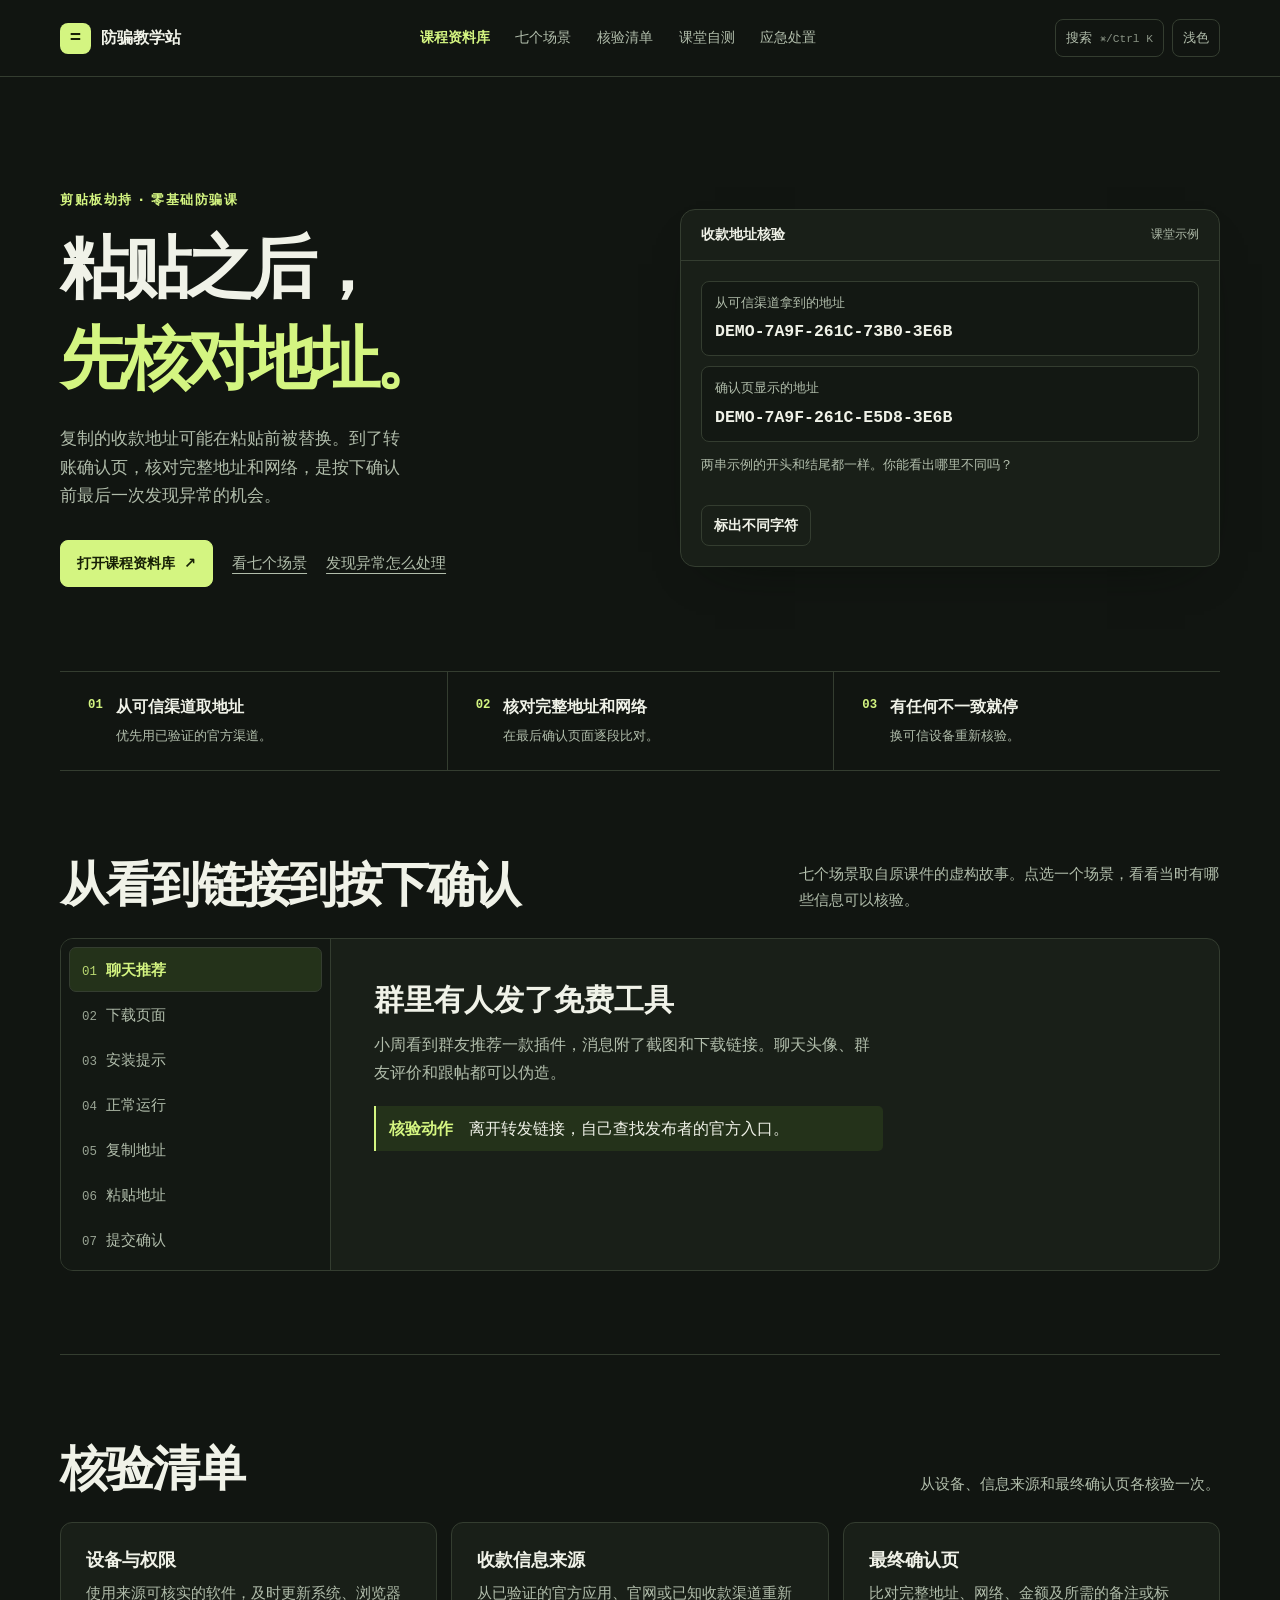
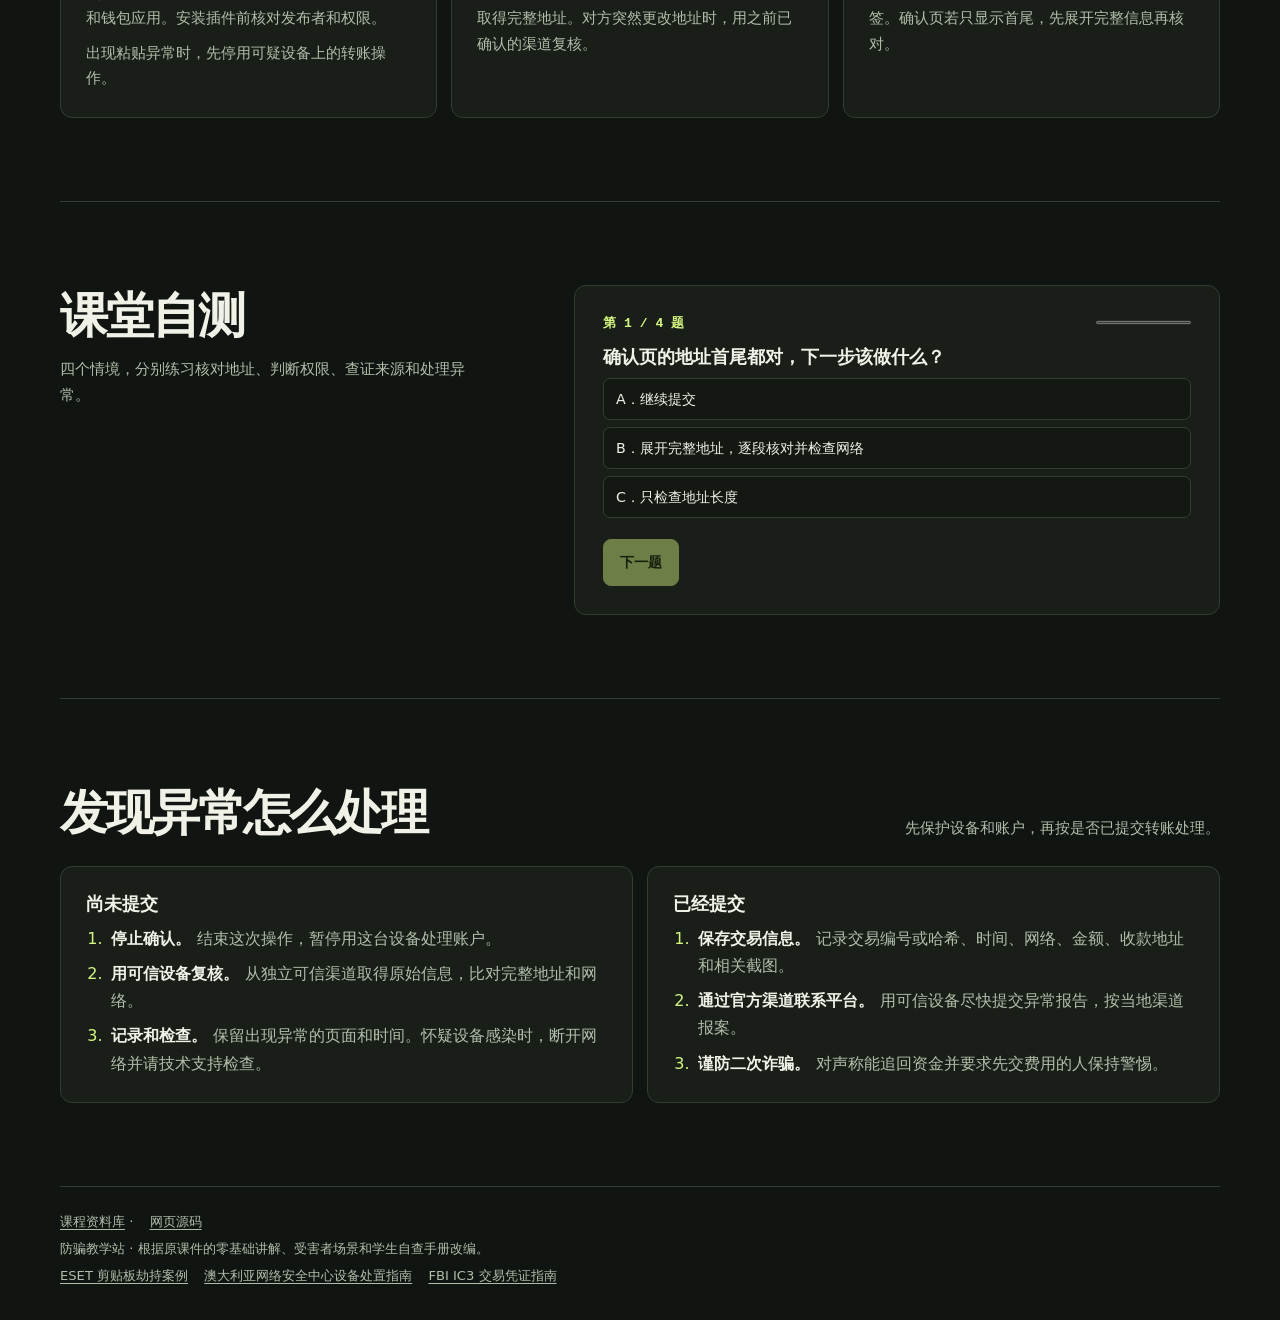
<file: index.html>
<!doctype html>
<html lang="zh-CN" data-theme="dark">
<head>
<meta charset="utf-8">
<meta name="viewport" content="width=device-width, initial-scale=1">
<meta name="description" content="通过七个场景了解剪贴板劫持，练习核对完整收款地址，掌握发现异常后的处理步骤。">
<meta name="color-scheme" content="dark light">
<title>剪贴板劫持 · 防骗教学站</title>
<style>
  :root {
    color-scheme: dark;
    --page: #111511;
    --panel: #191f18;
    --inset: #131813;
    --line: #343d30;
    --text: #f0f2e8;
    --muted: #b1bdab;
    --accent: #d4f581;
    --accent-text: #172006;
    --accent-wash: #24321a;
    --danger: #ffb298;
    --danger-wash: #422b24;
    --shadow: #080d08;
    --mono: ui-monospace, "SFMono-Regular", Consolas, monospace;
    --sans: "PingFang SC", "Microsoft YaHei", "Noto Sans CJK SC", system-ui, sans-serif;
    scroll-behavior: smooth;
  }
  :root[data-theme="light"] {
    color-scheme: light;
    --page: #f3f3e9;
    --panel: #fcfcf3;
    --inset: #eef0e4;
    --line: #c8d0bc;
    --text: #1b2618;
    --muted: #465442;
    --accent: #436314;
    --accent-text: #fff;
    --accent-wash: #e1edcb;
    --danger: #8a341f;
    --danger-wash: #ffe4d8;
    --shadow: #dbe0d2;
  }
  *, *::before, *::after { box-sizing: border-box; }
  body { margin: 0; background: var(--page); color: var(--text); font: 16px/1.7 var(--sans); }
  button, input { font: inherit; }
  button { color: inherit; cursor: pointer; }
  a { color: inherit; }
  :focus-visible { outline: 2px solid var(--accent); outline-offset: 4px; }
  [hidden] { display: none !important; }
  [id] { scroll-margin-top: 100px; }
  .wrap { width: min(1160px, calc(100% - 64px)); margin-inline: auto; }
  .skip { position: fixed; z-index: 5; padding: 8px 16px; left: 16px; top: 8px; background: var(--accent); color: var(--accent-text); transform: translateY(-200%); }
  .skip:focus { transform: translateY(0); }
  .top { border-bottom: 1px solid var(--line); }
  .header { min-height: 76px; display: flex; align-items: center; justify-content: space-between; gap: 20px; }
  .brand { display: inline-flex; align-items: center; gap: 10px; text-decoration: none; font-weight: 800; white-space: nowrap; }
  .brand-mark { display: grid; place-items: center; width: 31px; height: 31px; border-radius: 8px; background: var(--accent); color: var(--accent-text); font: 800 19px var(--mono); }
  .nav, .tools { display: flex; align-items: center; gap: clamp(12px, 2vw, 27px); }
  .nav { flex-wrap: wrap; }
  .nav a { text-decoration: none; color: var(--muted); font-size: .88rem; white-space: nowrap; }
  .nav a:hover, .text-link:hover, .nav a:focus-visible { color: var(--accent); }
  .nav a.library-nav { color: var(--accent); font-weight: 750; }
  .tools { gap: 8px; }
  .top-button { background: transparent; border: 1px solid var(--line); border-radius: 8px; padding: 6px 10px; min-height: 38px; white-space: nowrap; color: var(--muted); font-size: .82rem; }
  .top-button:hover, .quiet:hover { border-color: var(--accent); color: var(--accent); }
  kbd { font: .7rem var(--mono); opacity: .75; margin-left: 4px; }
  .hero { display: grid; grid-template-columns: 1.03fr 1fr; align-items: center; gap: clamp(26px, 5vw, 78px); padding-block: clamp(66px, 9vw, 112px) clamp(54px, 7vw, 84px); }
  .eyebrow { margin: 0 0 14px; font-size: .8rem; letter-spacing: .12em; color: var(--accent); font-weight: 700; }
  h1, h2, h3, p { margin-top: 0; }
  h1, h2, h3 { line-height: 1.25; }
  h1 { font-size: clamp(2.9rem, 5.35vw, 5rem); letter-spacing: -.072em; margin-bottom: 24px; }
  h1 span { display: block; color: var(--accent); padding-top: .08em; }
  .lede { color: var(--muted); max-width: 33ch; margin-bottom: 30px; font-size: clamp(1rem, 1.3vw, 1.12rem); }
  .actions { display: flex; flex-wrap: wrap; align-items: center; gap: 12px 19px; }
  .primary, .quiet { border-radius: 8px; padding: 10px 16px; min-height: 44px; display: inline-flex; align-items: center; justify-content: center; gap: 9px; text-decoration: none; font-weight: 780; font-size: .9rem; }
  .primary { border: 1px solid var(--accent); background: var(--accent); color: var(--accent-text); }
  .primary:hover { filter: brightness(.94); }
  .quiet { background: transparent; border: 1px solid var(--line); }
  .text-link { font-size: .91rem; color: var(--muted); text-underline-offset: 5px; }
  .receipt { min-width: 0; background: var(--panel); border: 1px solid var(--line); border-radius: 15px; overflow: hidden; box-shadow: 0 20px 52px -35px var(--shadow); }
  .receipt-head { display: flex; justify-content: space-between; align-items: center; gap: 10px; border-bottom: 1px solid var(--line); padding: 13px 20px; font-weight: 750; font-size: .87rem; }
  .receipt-label { color: var(--muted); font-size: .73rem; font-weight: 500; }
  .receipt-body { padding: 20px; }
  .address { margin-bottom: 10px; padding: 10px 13px; background: var(--inset); border: 1px solid var(--line); border-radius: 8px; }
  .address span { display: block; font-size: .79rem; color: var(--muted); margin-bottom: 4px; }
  .address code { font: 650 clamp(.72rem, 1.38vw, 1.03rem)/1.65 var(--mono); overflow-wrap: anywhere; }
  .address mark { background: transparent; color: inherit; padding: .05em .12em; border-radius: 3px; margin-inline: -.12em; }
  .receipt.revealed .trusted mark { background: var(--accent-wash); color: var(--accent); }
  .receipt.revealed .entered mark { background: var(--danger-wash); color: var(--danger); text-decoration: underline; text-underline-offset: 4px; }
  .compare-note { min-height: 2.9em; margin: 12px 0; font-size: .84rem; color: var(--muted); }
  .receipt .quiet { min-height: 39px; padding: 7px 12px; }
  .principles { display: grid; grid-template-columns: repeat(3, 1fr); border-block: 1px solid var(--line); }
  .principle { display: grid; grid-template-columns: auto 1fr; gap: 4px 13px; padding: 22px clamp(12px, 2.3vw, 28px); }
  .principle + .principle { border-left: 1px solid var(--line); }
  .principle b { color: var(--accent); font: 700 .77rem/1.8 var(--mono); grid-row: span 2; }
  .principle strong { font-size: .99rem; }
  .principle span { font-size: .84rem; color: var(--muted); }
  .section { padding-block: clamp(47px, 7vw, 83px); border-bottom: 1px solid var(--line); }
  .section-title { display: flex; flex-wrap: wrap; align-items: end; justify-content: space-between; gap: 12px 26px; margin-bottom: 24px; }
  .section-title h2 { font-size: clamp(1.85rem, 3.8vw, 3rem); letter-spacing: -.045em; margin: 0; }
  .section-title p { color: var(--muted); max-width: 44ch; font-size: .94rem; margin: 0; }
  .timeline { display: grid; grid-template-columns: minmax(185px, .7fr) minmax(0, 2.3fr); border: 1px solid var(--line); border-radius: 13px; background: var(--panel); overflow: hidden; }
  .scene-nav { display: grid; align-content: start; border-right: 1px solid var(--line); background: var(--inset); padding: 8px; }
  .scene-button { text-align: left; border: 1px solid transparent; background: transparent; border-radius: 7px; padding: 9px 12px; color: var(--muted); font-size: .92rem; }
  .scene-button span { color: inherit; font: .78rem var(--mono); margin-right: 9px; opacity: .85; }
  .scene-button:hover { color: var(--text); background: var(--panel); }
  .scene-button[aria-pressed="true"] { border-color: var(--line); background: var(--accent-wash); color: var(--accent); font-weight: 750; }
  .scene-frames { padding: clamp(20px, 4vw, 43px); min-width: 0; }
  .scene-frames h3 { font-size: clamp(1.3rem, 2.5vw, 1.85rem); margin: 0 0 13px; }
  .scene-frames p { color: var(--muted); max-width: 50ch; margin-bottom: 14px; }
  .scene-frames .tip { color: var(--text); border-left: 2px solid var(--accent); background: var(--accent-wash); padding: 9px 13px; margin: 20px 0 0; border-radius: 0 5px 5px 0; }
  .tip strong { color: var(--accent); }
  .scene-frames article + article { margin-top: 32px; }
  .grid { display: grid; grid-template-columns: repeat(3, 1fr); gap: 14px; }
  .card { background: var(--panel); border: 1px solid var(--line); border-radius: 12px; padding: clamp(16px, 2.7vw, 25px); }
  .card h3 { font-size: 1.15rem; margin-bottom: 10px; }
  .card p { color: var(--muted); font-size: .94rem; margin-bottom: 0; }
  .card p + p { margin-top: 9px; }
  .practice { display: grid; grid-template-columns: .9fr 1.25fr; align-items: start; gap: clamp(20px, 4vw, 49px); }
  .practice .section-title { align-content: start; }
  .quiz { padding: clamp(19px, 3vw, 28px); }
  .quiz-top { display: flex; justify-content: space-between; gap: 12px; align-items: center; margin-bottom: 13px; }
  .quiz-counter { color: var(--accent); font: 700 .82rem var(--mono); }
  progress { width: 95px; height: 7px; accent-color: var(--accent); }
  .quiz-options { display: grid; gap: 7px; }
  .choice { text-align: left; padding: 8px 12px; border: 1px solid var(--line); border-radius: 7px; background: var(--inset); font-size: .89rem; }
  .choice:hover { border-color: var(--accent); }
  .choice[aria-disabled="true"] { cursor: default; }
  .choice[data-result="right"] { background: var(--accent-wash); color: var(--accent); border-color: var(--accent); }
  .choice[data-result="wrong"] { background: var(--danger-wash); color: var(--danger); border-color: var(--danger); }
  .quiz-feedback { min-height: 1.5em; padding-block: 10px; font-size: .87rem; color: var(--muted); }
  .quiz-next:disabled { opacity: .45; cursor: default; }
  .response { display: grid; grid-template-columns: 1fr 1fr; gap: 14px; }
  .response ol { margin: 0; padding-inline-start: 1.35em; color: var(--muted); }
  .response li { padding-left: .24em; margin-bottom: 8px; }
  .response li:last-child { margin-bottom: 0; }
  .response li::marker { color: var(--accent); }
  .response strong { color: var(--text); }
  .refs { color: var(--muted); padding-block: 24px 32px; font-size: .82rem; }
  .refs p { margin-bottom: 5px; }
  .refs a { text-underline-offset: 3px; }
  .refs a + a { margin-left: 12px; }
  dialog { width: min(560px, calc(100% - 28px)); padding: 19px; border: 1px solid var(--line); border-radius: 13px; background: var(--panel); color: var(--text); box-shadow: 0 20px 70px var(--shadow); }
  dialog::backdrop { background: rgb(0 0 0 / 62%); }
  .dialog-top { display: flex; align-items: center; justify-content: space-between; gap: 12px; margin-bottom: 11px; }
  .dialog-top label { font-weight: 750; }
  .dialog-top form { margin: 0; }
  .search-input { appearance: none; width: 100%; border: 1px solid var(--line); border-radius: 8px; padding: 9px 11px; color: var(--text); background: var(--inset); }
  .search-results { padding: 0; margin: 12px 0 0; list-style: none; max-height: 48vh; overflow: auto; }
  .search-results a { text-decoration: none; display: block; padding: 7px 9px; border-bottom: 1px solid var(--line); }
  .search-results a:hover, .search-results a:focus-visible { background: var(--accent-wash); color: var(--accent); }
  .search-status { color: var(--muted); margin: 9px 0 0; font-size: .84rem; }
  @media (max-width: 820px) {
    .wrap { width: min(100% - 36px, 680px); }
    .header { flex-wrap: wrap; gap: 8px 12px; padding-block: 11px; }
    .nav { order: 3; flex-basis: 100%; gap: 5px 18px; }
    .tools { margin-left: auto; }
    .hero { grid-template-columns: 1fr; gap: 31px; padding-block: 42px 36px; }
    .lede { max-width: 45ch; margin-bottom: 19px; }
    .address code { font-size: clamp(.75rem, 2.25vw, 1.02rem); }
    .practice { grid-template-columns: 1fr; gap: 2px; }
    .grid { grid-template-columns: repeat(2, 1fr); }
  }
  @media (max-width: 520px) {
    .wrap { width: calc(100% - 30px); }
    [id] { scroll-margin-top: 15px; }
    kbd { display: none; }
    .nav { gap: 4px 14px; }
    .nav a { font-size: .8rem; }
    .receipt-head, .receipt-body { padding: 12px; }
    .principles, .grid, .response, .timeline { grid-template-columns: 1fr; }
    .principle { padding: 12px 4px; }
    .principle + .principle { border-left: 0; border-top: 1px solid var(--line); }
    .scene-nav { border-right: 0; border-bottom: 1px solid var(--line); grid-template-columns: repeat(2, minmax(0, 1fr)); }
    .scene-button { padding: 8px 6px; }
    .scene-button span { margin-right: 4px; }
  }
  @media (prefers-reduced-motion: reduce) { :root { scroll-behavior: auto; } }
</style>
</head>
<body>
<a class="skip" href="#main">跳到正文</a>
<header class="top">
  <div class="wrap header">
    <a class="brand" href="#main"><span class="brand-mark" aria-hidden="true">=</span>防骗教学站</a>
    <nav class="nav" aria-label="章节">
      <a href="library.html" class="library-nav">课程资料库</a>
      <a href="#journey">七个场景</a>
      <a href="#prevention">核验清单</a>
      <a href="#practice">课堂自测</a>
      <a href="#response">应急处置</a>
    </nav>
    <div class="tools">
      <button type="button" class="top-button" id="search-open" aria-haspopup="dialog" hidden>搜索 <kbd>⌘/Ctrl K</kbd></button>
      <button type="button" class="top-button" id="theme" aria-label="切换浅色主题" hidden>浅色</button>
    </div>
  </div>
</header>
<main id="main" class="wrap">
  <section class="hero">
    <div>
      <p class="eyebrow">剪贴板劫持 · 零基础防骗课</p>
      <h1>粘贴之后，<span>先核对地址。</span></h1>
      <p class="lede" data-search="剪贴板劫持是什么">复制的收款地址可能在粘贴前被替换。到了转账确认页，核对完整地址和网络，是按下确认前最后一次发现异常的机会。</p>
      <div class="actions">
        <a class="primary" href="library.html">打开课程资料库 <span aria-hidden="true">↗</span></a>
        <a class="text-link" href="#journey">看七个场景</a>
        <a class="text-link" href="#response">发现异常怎么处理</a>
      </div>
    </div>
    <div id="receipt" class="receipt">
      <div class="receipt-head">
        <span>收款地址核验</span><span class="receipt-label">课堂示例</span>
      </div>
      <div class="receipt-body">
        <div class="address trusted"><span>从可信渠道拿到的地址</span><code>DEMO-7A9F-261C-<mark>73B0</mark>-3E6B</code></div>
        <div class="address entered"><span>确认页显示的地址</span><code>DEMO-7A9F-261C-<mark>E5D8</mark>-3E6B</code></div>
        <p class="compare-note" id="compare-note" aria-live="polite">两串示例的开头和结尾都一样。你能看出哪里不同吗？</p>
        <button type="button" class="quiet" id="compare" aria-pressed="false" hidden>标出不同字符</button>
      </div>
    </div>
  </section>
  <div class="principles" aria-label="转账前的三个动作">
    <div class="principle"><b>01</b><strong>从可信渠道取地址</strong><span>优先用已验证的官方渠道。</span></div>
    <div class="principle"><b>02</b><strong>核对完整地址和网络</strong><span>在最后确认页面逐段比对。</span></div>
    <div class="principle"><b>03</b><strong>有任何不一致就停</strong><span>换可信设备重新核验。</span></div>
  </div>
  <section class="section" id="journey">
    <div class="section-title">
      <h2>从看到链接到按下确认</h2>
      <p>七个场景取自原课件的虚构故事。点选一个场景，看看当时有哪些信息可以核验。</p>
    </div>
    <div class="timeline">
      <div class="scene-nav" id="scene-nav" role="group" aria-label="选择场景" hidden>
        <button class="scene-button" type="button" aria-controls="scene-1" aria-pressed="true"><span>01</span>聊天推荐</button>
        <button class="scene-button" type="button" aria-controls="scene-2" aria-pressed="false"><span>02</span>下载页面</button>
        <button class="scene-button" type="button" aria-controls="scene-3" aria-pressed="false"><span>03</span>安装提示</button>
        <button class="scene-button" type="button" aria-controls="scene-4" aria-pressed="false"><span>04</span>正常运行</button>
        <button class="scene-button" type="button" aria-controls="scene-5" aria-pressed="false"><span>05</span>复制地址</button>
        <button class="scene-button" type="button" aria-controls="scene-6" aria-pressed="false"><span>06</span>粘贴地址</button>
        <button class="scene-button" type="button" aria-controls="scene-7" aria-pressed="false"><span>07</span>提交确认</button>
      </div>
      <div class="scene-frames" aria-live="polite">
        <article id="scene-1" data-search="01 聊天推荐">
          <h3>群里有人发了免费工具</h3>
          <p>小周看到群友推荐一款插件，消息附了截图和下载链接。聊天头像、群友评价和跟帖都可以伪造。</p>
          <p class="tip"><strong>核验动作</strong>　离开转发链接，自己查找发布者的官方入口。</p>
        </article>
        <article id="scene-2" data-search="02 下载页面">
          <h3>下载页看起来像官网</h3>
          <p>页面有图标、版本号和教程。小周需要独立确认域名和发布者，才能知道文件是否来自预期来源。</p>
          <p class="tip"><strong>核验动作</strong>　通过已验证的官网或官方应用商店获取软件。</p>
        </article>
        <article id="scene-3" data-search="03 安装提示">
          <h3>插件提示开启 DLL 导入</h3>
          <p>DLL 是一种可由应用加载的程序库。开启导入后，插件可能获得执行附加代码的能力。来源不明的插件要求开启权限，是该停下来核实的信号。</p>
          <p class="tip"><strong>核验动作</strong>　中止安装，先向软件供应方核实这项权限的必要性。</p>
        </article>
        <article id="scene-4" data-search="04 正常运行">
          <h3>软件表面上一切正常</h3>
          <p>插件正常显示图表，小周于是放下戒心。可见功能正常时，设备仍可能有其他异常。</p>
          <p class="tip"><strong>核验动作</strong>　定期检查近期安装的软件、扩展和已授予的权限。</p>
        </article>
        <article id="scene-5" data-search="05 复制地址">
          <h3>小周复制了正确的地址</h3>
          <p>剪贴板暂存刚复制的文字。设备受到影响时，转账界面粘贴出的文字可能已变。聊天记录和历史转账里也可能出现冒充的地址。</p>
          <p class="tip"><strong>核验动作</strong>　留着可信收款页，在最终确认时回到原始来源核对。</p>
        </article>
        <article id="scene-6" data-search="06 粘贴地址">
          <h3>粘贴后的地址看着很像</h3>
          <p>两串地址可能首尾相同、中间不同。格式检查关注地址本身是否有效，收款方身份需要你另行核验。</p>
          <p class="tip"><strong>核验动作</strong>　逐段看完全部字符，同时核对网络和必要的备注。</p>
        </article>
        <article id="scene-7" data-search="07 提交确认">
          <h3>确认页只显示了地址首尾</h3>
          <p>小周在最后一屏只看到缩写。需要找到能显示完整地址的确认视图，才能比对这笔操作的实际目的地。</p>
          <p class="tip"><strong>核验动作</strong>　如果看不到完整地址，或者任何一段不一致，停止提交。</p>
        </article>
      </div>
    </div>
  </section>
  <section class="section" id="prevention">
    <div class="section-title">
      <h2>核验清单</h2>
      <p>从设备、信息来源和最终确认页各核验一次。</p>
    </div>
    <div class="grid">
      <article class="card" data-search="设备与权限">
        <h3>设备与权限</h3>
        <p>使用来源可核实的软件，及时更新系统、浏览器和钱包应用。安装插件前核对发布者和权限。</p>
        <p>出现粘贴异常时，先停用可疑设备上的转账操作。</p>
      </article>
      <article class="card" data-search="收款信息来源">
        <h3>收款信息来源</h3>
        <p>从已验证的官方应用、官网或已知收款渠道重新取得完整地址。对方突然更改地址时，用之前已确认的渠道复核。</p>
      </article>
      <article class="card" data-search="最终确认页">
        <h3>最终确认页</h3>
        <p>比对完整地址、网络、金额及所需的备注或标签。确认页若只显示首尾，先展开完整信息再核对。</p>
      </article>
    </div>
  </section>
  <section class="section practice" id="practice" data-search="课堂自测">
    <div class="section-title">
      <h2>课堂自测</h2>
      <p>四个情境，分别练习核对地址、判断权限、查证来源和处理异常。</p>
    </div>
    <div class="card quiz" id="quiz" hidden>
      <div class="quiz-top">
        <span id="quiz-counter" class="quiz-counter"></span>
        <progress aria-label="答题进度" id="quiz-progress" max="4" value="0"></progress>
      </div>
      <h3 id="quiz-question" tabindex="-1"></h3>
      <div class="quiz-options" id="quiz-options" role="group" aria-labelledby="quiz-question"></div>
      <div id="quiz-feedback" class="quiz-feedback" aria-live="polite"></div>
      <button id="quiz-next" class="primary quiz-next" type="button" disabled>下一题</button>
    </div>
    <noscript><p>可以用上面的地址示例口头练习。请说出两串地址的差异，以及什么时候应该停止操作。</p></noscript>
  </section>
  <section class="section" id="response">
    <div class="section-title">
      <h2>发现异常怎么处理</h2>
      <p>先保护设备和账户，再按是否已提交转账处理。</p>
    </div>
    <div class="response">
      <article class="card" data-search="尚未提交转账">
        <h3>尚未提交</h3>
        <ol>
          <li><strong>停止确认。</strong> 结束这次操作，暂停用这台设备处理账户。</li>
          <li><strong>用可信设备复核。</strong> 从独立可信渠道取得原始信息，比对完整地址和网络。</li>
          <li><strong>记录和检查。</strong> 保留出现异常的页面和时间。怀疑设备感染时，断开网络并请技术支持检查。</li>
        </ol>
      </article>
      <article class="card" data-search="已经提交转账">
        <h3>已经提交</h3>
        <ol>
          <li><strong>保存交易信息。</strong> 记录交易编号或哈希、时间、网络、金额、收款地址和相关截图。</li>
          <li><strong>通过官方渠道联系平台。</strong> 用可信设备尽快提交异常报告，按当地渠道报案。</li>
          <li><strong>谨防二次诈骗。</strong> 对声称能追回资金并要求先交费用的人保持警惕。</li>
        </ol>
      </article>
    </div>
  </section>
</main>
<footer class="wrap refs">
  <p><a href="library.html">课程资料库</a> · <a href="source.html">网页源码</a></p>
  <p>防骗教学站 · 根据原课件的零基础讲解、受害者场景和学生自查手册改编。</p>
  <a href="https://www.eset.com/gr-en/about/newsroom/press-releases-1/first-clipper-malware-discovered-on-google-play/">ESET 剪贴板劫持案例</a>
  <a href="https://www.cyber.gov.au/guidance/detect-and-remove-malware">澳大利亚网络安全中心设备处置指南</a>
  <a href="https://www.ic3.gov/PSA/2023/PSA230824">FBI IC3 交易凭证指南</a>
</footer>
<dialog id="search-dialog" aria-labelledby="search-label">
  <div class="dialog-top">
    <label id="search-label" for="search-input">搜索教学内容</label>
    <form method="dialog"><button class="top-button" type="submit">关闭</button></form>
  </div>
  <input class="search-input" id="search-input" type="search" placeholder="输入地址、DLL 或转账" autocomplete="off">
  <p class="search-status" id="search-status" role="status"></p>
  <ul class="search-results" id="search-results"></ul>
</dialog>
<script>
(() => {
  const doc = document;
  const get = (id) => doc.getElementById(id);

  const theme = get("theme");
  let preference = "dark";
  try { preference = localStorage.getItem("clipper-lesson-theme") || preference; } catch {}
  function showTheme(value) {
    doc.documentElement.dataset.theme = value;
    const next = value === "dark" ? "浅色" : "深色";
    theme.textContent = next;
    theme.setAttribute("aria-label", "切换" + next + "主题");
  }
  showTheme(preference === "light" ? "light" : "dark");
  theme.hidden = false;
  theme.addEventListener("click", () => {
    const next = doc.documentElement.dataset.theme === "dark" ? "light" : "dark";
    showTheme(next);
    try { localStorage.setItem("clipper-lesson-theme", next); } catch {}
  });

  const compare = get("compare");
  const compareNote = get("compare-note");
  const originalNote = compareNote.textContent;
  compare.hidden = false;
  compare.addEventListener("click", () => {
    const revealed = compare.getAttribute("aria-pressed") === "false";
    get("receipt").classList.toggle("revealed", revealed);
    compare.setAttribute("aria-pressed", String(revealed));
    compare.textContent = revealed ? "隐藏差异标记" : "标出不同字符";
    compareNote.textContent = revealed
      ? "第 4 段由 73B0 变成了 E5D8。发现一处不一致，就应停止提交。"
      : originalNote;
  });

  const sceneNav = get("scene-nav");
  const scenes = [...sceneNav.querySelectorAll("button")];
  function showScene(id) {
    for (const button of scenes) {
      const target = button.getAttribute("aria-controls");
      button.setAttribute("aria-pressed", String(target === id));
      get(target).hidden = target !== id;
    }
  }
  sceneNav.hidden = false;
  showScene("scene-1");
  sceneNav.addEventListener("click", (event) => {
    const button = event.target.closest("button");
    if (button) showScene(button.getAttribute("aria-controls"));
  });
  function revealLinkedScene() {
    const id = location.hash.slice(1);
    if (!scenes.some((button) => button.getAttribute("aria-controls") === id)) return;
    showScene(id);
    get(id).scrollIntoView();
  }
  window.addEventListener("hashchange", revealLinkedScene);
  revealLinkedScene();

  const quiz = get("quiz");
  const questionTitle = get("quiz-question");
  const options = get("quiz-options");
  const feedback = get("quiz-feedback");
  const nextQuestion = get("quiz-next");
  const progress = get("quiz-progress");
  const questions = [
    {
      prompt: "确认页的地址首尾都对，下一步该做什么？",
      choices: ["继续提交", "展开完整地址，逐段核对并检查网络", "只检查地址长度"],
      answer: 1,
      explanation: "首尾一致时，中间仍可能有差异。展开完整地址并核对网络。"
    },
    {
      prompt: "来路不明的插件要求开启 DLL 导入，你会怎么做？",
      choices: ["先停止安装，从可信渠道核实插件和权限", "先打开权限，等出问题再关掉", "群里有人说好用就可以开"],
      answer: 0,
      explanation: "来源和权限都需要核实。能正常运行也不足以判断它是否安全。"
    },
    {
      prompt: "熟悉的聊天联系人突然换了收款地址，该怎么核实？",
      choices: ["直接使用最新消息的地址", "对一下历史记录里的地址首尾", "通过之前确认过的独立渠道联系对方"],
      answer: 2,
      explanation: "使用事先验证过的联系渠道复核收款信息，避免只依赖同一条聊天消息。"
    },
    {
      prompt: "提交后发现收款地址不对，先做什么？",
      choices: ["立刻再试一次", "保留交易凭证，通过官方渠道联系平台", "先为声称能追回资金的人付款"],
      answer: 1,
      explanation: "尽快记录交易哈希、时间、网络、金额和地址，再从可信设备联系平台。"
    }
  ];
  let current = 0;
  let score = 0;
  let answered = false;
  function renderQuestion(focus = false) {
    const question = questions[current];
    get("quiz-counter").textContent = "第 " + (current + 1) + " / " + questions.length + " 题";
    progress.value = current;
    questionTitle.textContent = question.prompt;
    feedback.textContent = "";
    options.replaceChildren();
    nextQuestion.textContent = current === questions.length - 1 ? "查看结果" : "下一题";
    nextQuestion.disabled = true;
    answered = false;
    for (const [index, label] of question.choices.entries()) {
      const button = doc.createElement("button");
      button.type = "button";
      button.className = "choice";
      button.textContent = String.fromCharCode(65 + index) + "．" + label;
      button.addEventListener("click", () => {
        if (answered) return;
        answered = true;
        const correct = index === question.answer;
        if (correct) score++;
        for (const option of options.children) option.setAttribute("aria-disabled", "true");
        options.children[question.answer].dataset.result = "right";
        if (!correct) button.dataset.result = "wrong";
        feedback.textContent = (correct ? "答对了。" : "正确答案是 " + String.fromCharCode(65 + question.answer) + "。") + question.explanation;
        progress.value = current + 1;
        nextQuestion.disabled = false;
      });
      options.append(button);
    }
    if (focus) questionTitle.focus();
  }
  nextQuestion.addEventListener("click", () => {
    if (current === questions.length) {
      current = 0;
      score = 0;
      renderQuestion(true);
      return;
    }
    current++;
    if (current < questions.length) {
      renderQuestion(true);
      return;
    }
    get("quiz-counter").textContent = "练习完成";
    questionTitle.textContent = "答对 " + score + " / " + questions.length + " 题";
    options.replaceChildren();
    feedback.textContent = "从可信渠道取地址，核对完整地址和网络，发现不一致就停。";
    nextQuestion.textContent = "再练一次";
    questionTitle.focus();
  });
  progress.max = questions.length;
  quiz.hidden = false;
  renderQuestion();

  const searchDialog = get("search-dialog");
  const searchOpen = get("search-open");
  const searchInput = get("search-input");
  const results = get("search-results");
  const searchStatus = get("search-status");
  const entries = [...doc.querySelectorAll("[data-search]")].map((element) => ({
    title: element.dataset.search,
    text: element.textContent.toLowerCase(),
    anchor: element.id || element.closest("section[id]")?.id || "main"
  }));
  entries.push({
    title: "课堂自测题目",
    text: questions.flatMap(({ prompt, choices, explanation }) => [prompt, ...choices, explanation]).join(" ").toLowerCase(),
    anchor: "practice"
  });
  function find() {
    const words = searchInput.value.trim().toLowerCase().split(/\s+/).filter(Boolean);
    const matches = words.length
      ? entries.filter(({ title, text }) => words.every((word) => (title.toLowerCase() + " " + text).includes(word)))
      : entries;
    results.replaceChildren();
    searchStatus.textContent = matches.length ? "找到 " + matches.length + " 项" : "没有找到相关内容。";
    for (const entry of matches) {
      const row = doc.createElement("li");
      const link = doc.createElement("a");
      link.href = "#" + entry.anchor;
      link.textContent = entry.title;
      link.addEventListener("click", () => {
        if (entry.anchor.startsWith("scene-")) showScene(entry.anchor);
        searchDialog.close();
      });
      row.append(link);
      results.append(row);
    }
  }
  function openSearch() {
    if (searchDialog.open) return;
    searchInput.value = "";
    find();
    searchDialog.showModal();
    searchInput.focus();
  }
  searchOpen.hidden = false;
  searchOpen.addEventListener("click", openSearch);
  searchInput.addEventListener("input", find);
  doc.addEventListener("keydown", (event) => {
    if ((event.metaKey || event.ctrlKey) && event.key.toLowerCase() === "k") {
      event.preventDefault();
      openSearch();
    }
  });
})();
</script>
</body>
</html>
</file>
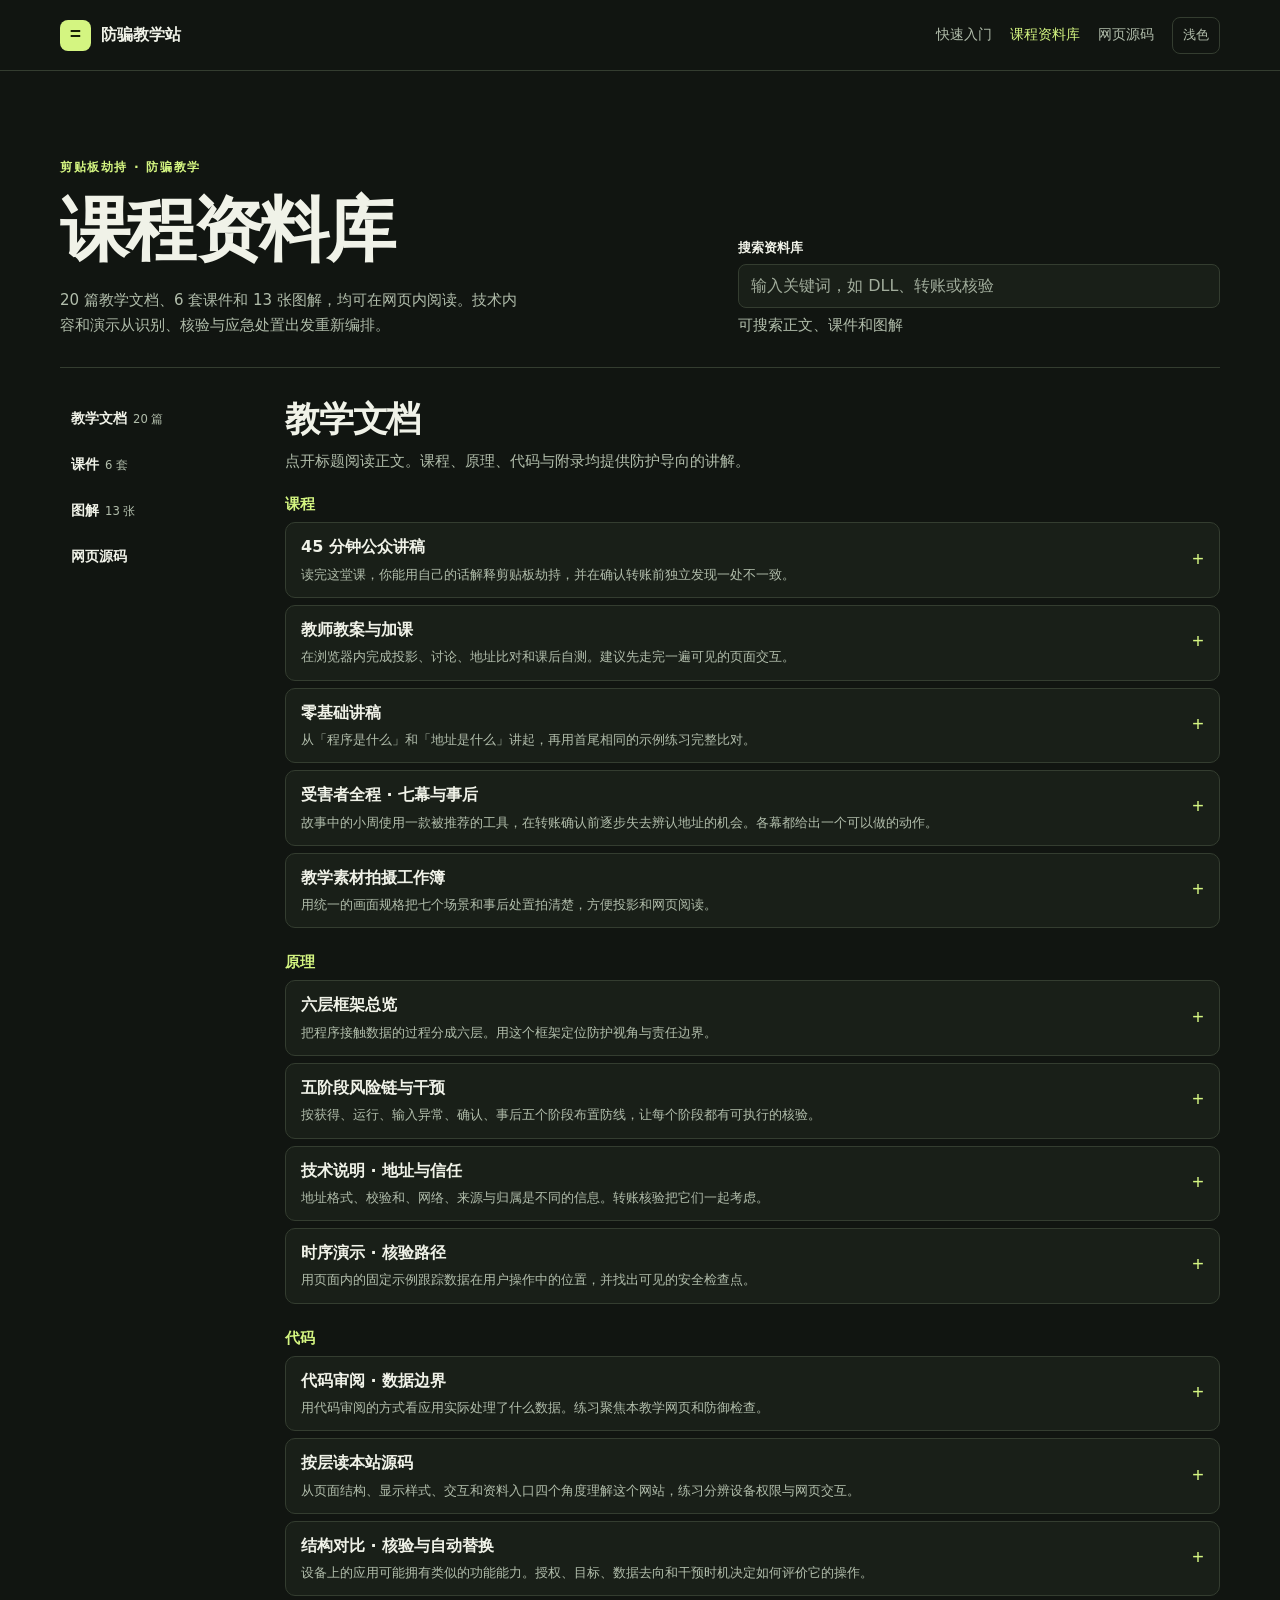
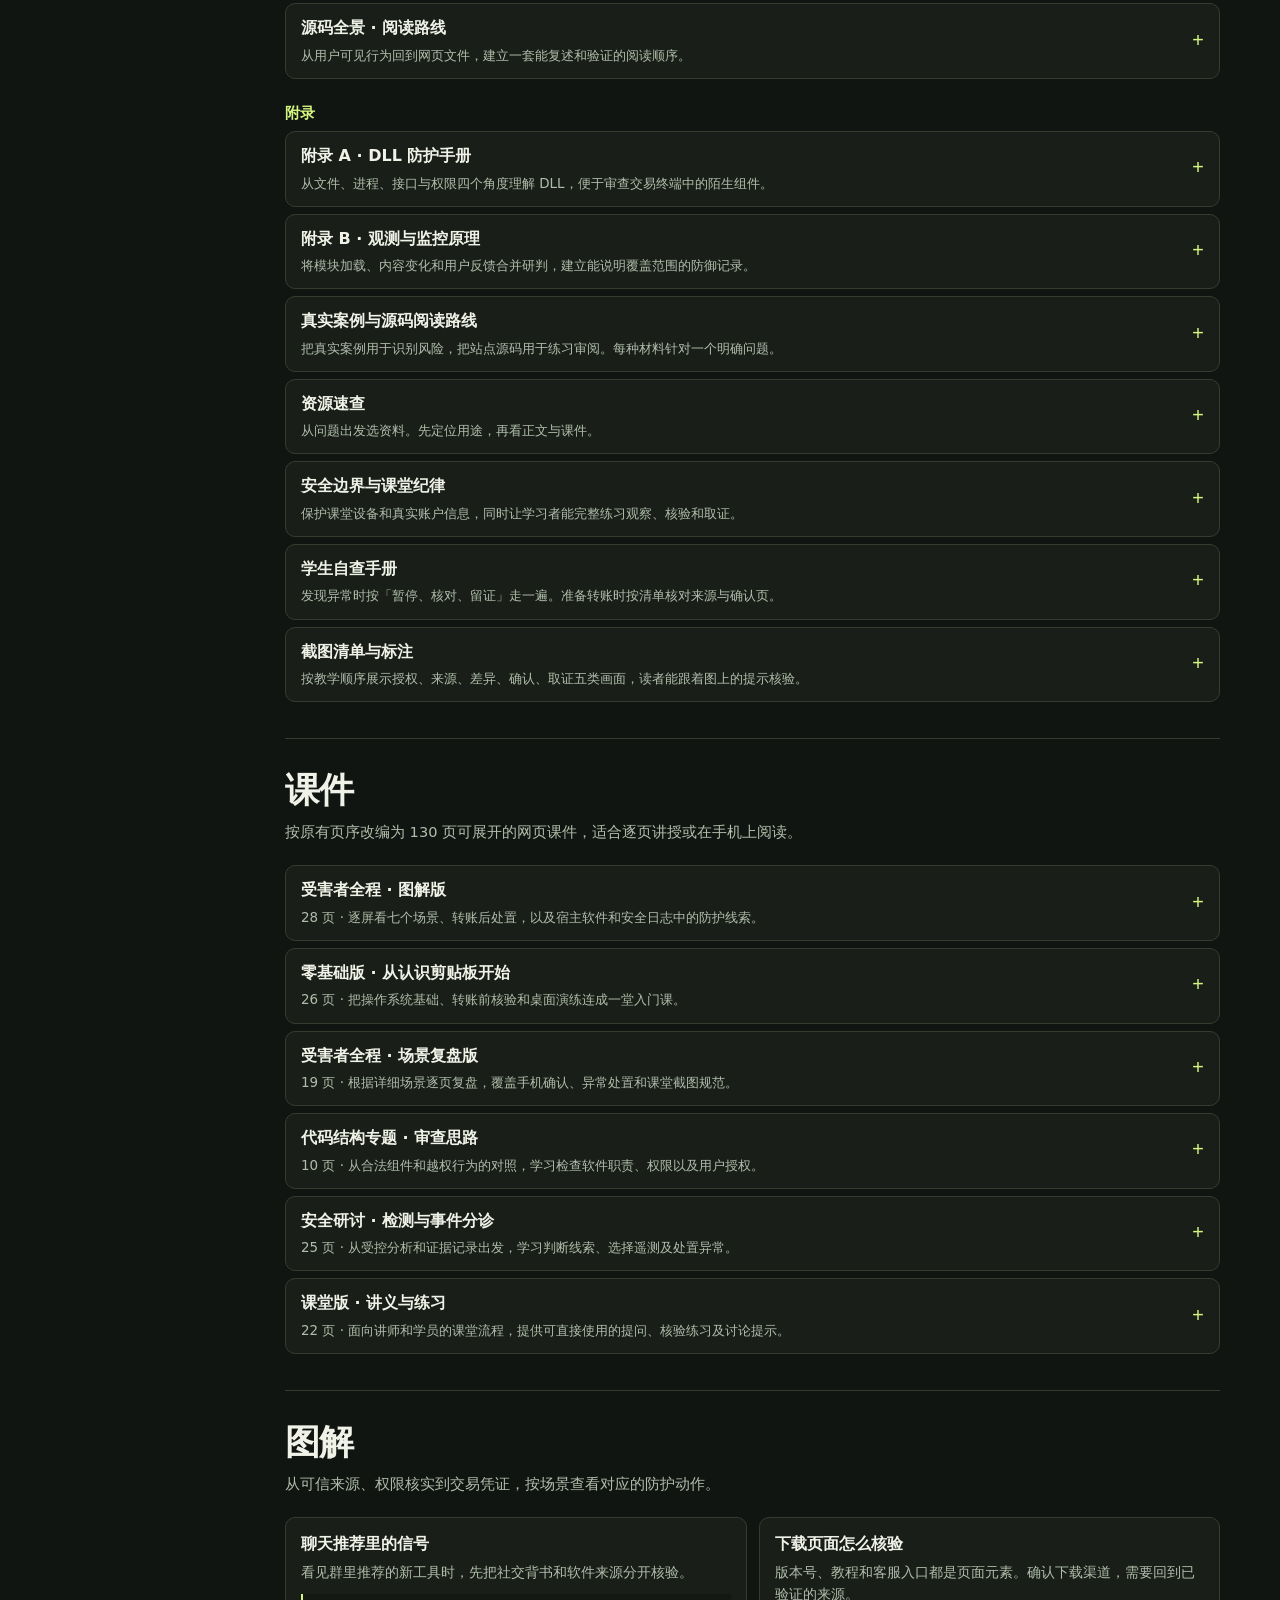
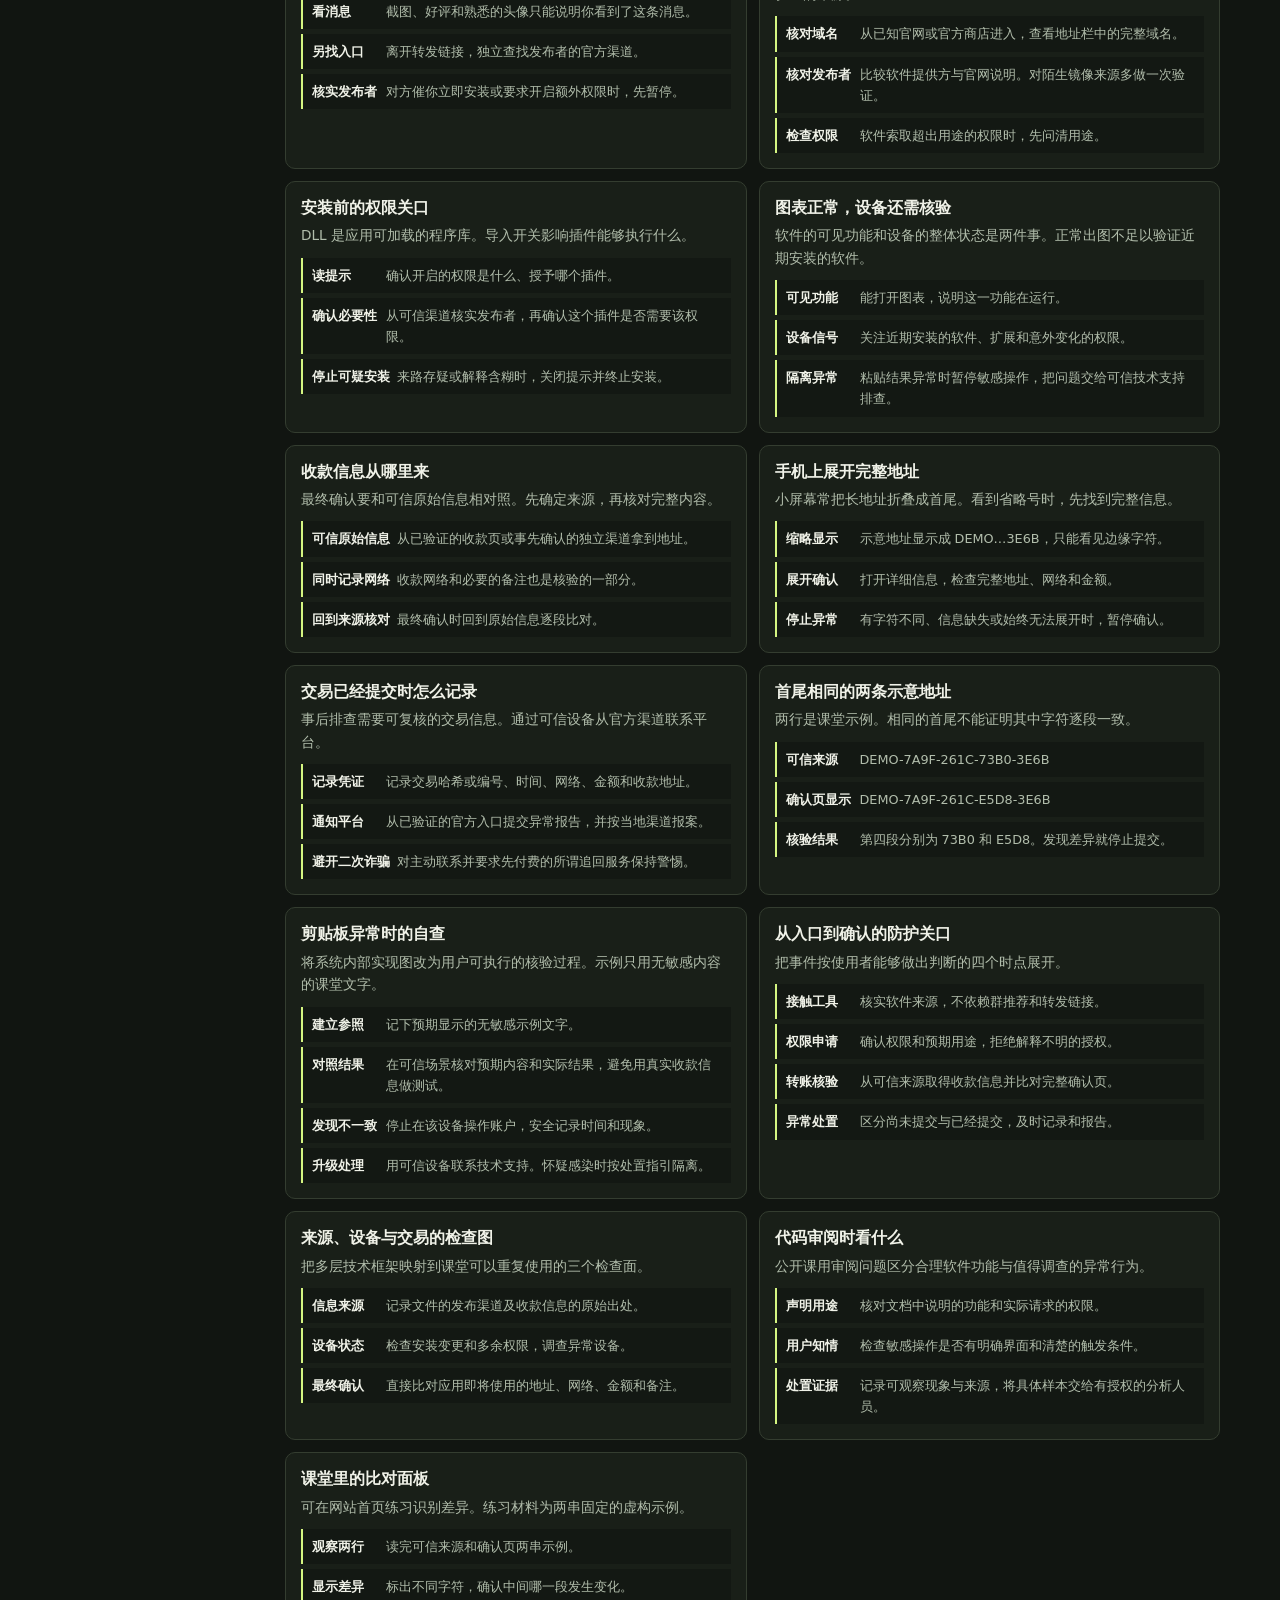
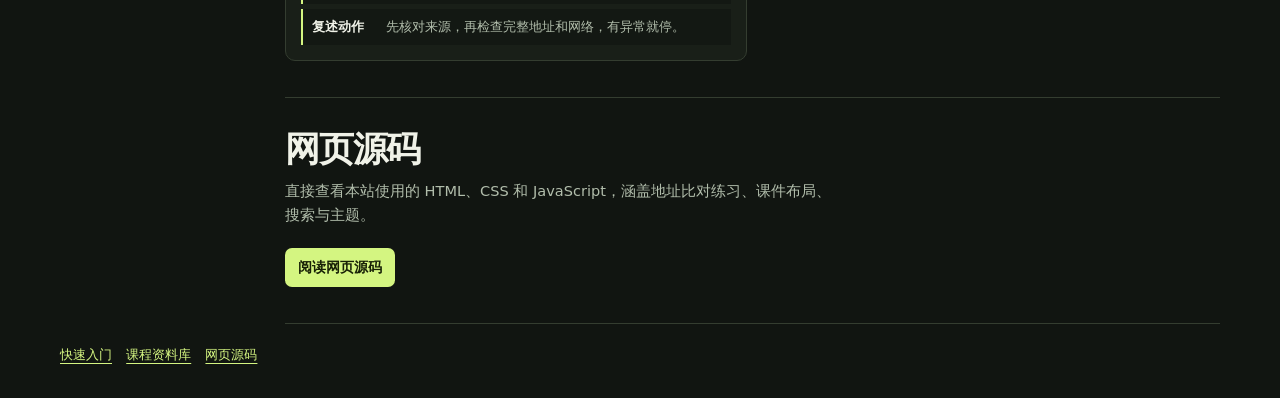
<file: library.html>
<!doctype html>
<html lang="zh-CN" data-theme="dark">
<head>
<meta charset="utf-8">
<meta name="viewport" content="width=device-width, initial-scale=1">
<meta name="description" content="20 篇教学文档、6 套课件和 13 张图解，均可在网页内阅读。技术内容和演示从识别、核验与应急处置出发重新编排。">
<meta name="color-scheme" content="dark light">
<title>课程资料库 · 剪贴板劫持防骗教学站</title>
<link rel="stylesheet" href="library.css">
<script src="library.js" defer></script>
</head>
<body>
<a class="skip" href="#main">跳到正文</a>
<header class="top">
  <div class="shell header">
    <a href="index.html" class="brand"><span class="brand-mark" aria-hidden="true">=</span>防骗教学站</a>
    <nav aria-label="网站">
      <a href="index.html">快速入门</a>
      <a href="library.html" aria-current="page">课程资料库</a>
      <a href="source.html">网页源码</a>
      <button type="button" id="theme" class="theme" aria-label="切换浅色主题" hidden>浅色</button>
    </nav>
  </div>
</header>
<main id="main" class="shell">
  <section class="intro">
    <div>
      <p class="kicker">剪贴板劫持 · 防骗教学</p>
      <h1>课程资料库</h1>
      <p>20 篇教学文档、6 套课件和 13 张图解，均可在网页内阅读。技术内容和演示从识别、核验与应急处置出发重新编排。</p>
    </div>
    <form class="search" role="search" hidden>
      <label for="resource-search">搜索资料库</label>
      <input type="search" id="resource-search" autocomplete="off" placeholder="输入关键词，如 DLL、转账或核验">
      <p id="result-status" role="status"></p>
    </form>
  </section>

<div class="layout">
 <nav class="side" aria-label="资料目录">
   <a href="#lessons" data-jump="lessons"><strong>教学文档</strong><small>20 篇</small></a>
   <a href="#decks" data-jump="decks"><strong>课件</strong><small>6 套</small></a>
   <a href="#gallery" data-jump="gallery"><strong>图解</strong><small>13 张</small></a>
   <a href="#web-source" data-jump="web-source"><strong>网页源码</strong></a>
 </nav>
 <div class="directory">
   <p id="empty" class="no-results" hidden>没有找到资料。可以换一个关键词。</p>

<section class="group" id="lessons" data-group>
<div class="group-head"><h2>教学文档</h2><p>点开标题阅读正文。课程、原理、代码与附录均提供防护导向的讲解。</p></div>
<section class="collection" id="course-topics" data-group>
<h3 class="collection-heading">课程</h3>
<details class="resource" id="course" data-record>
  <summary>45 分钟公众讲稿<span class="summary-lead">读完这堂课，你能用自己的话解释剪贴板劫持，并在确认转账前独立发现一处不一致。</span></summary>
  <div class="reader"><section><h3>开场与概念｜0–10 分钟</h3><p>先请大家比较两条头尾相同的示例地址，说出自己看了哪些字符。用「临时便签」解释剪贴板，再把便签上的文字与收款页面上最初看到的文字分开。问学生在哪里能够重新看到可信来源。</p></section><section><h3>场景与演示｜10–28 分钟</h3><p>按聊天推荐、下载、安装授权、正常使用、复制、粘贴、确认的顺序走一遍。播放网页上的虚构地址差异演示，让学生先观察，再揭示中间一段。问最终确认页只显示省略形式时应该怎么做。</p><ul><li>先展开完整地址再比对。</li><li>把网络和备注一并核验。</li><li>任何信息有歧义就暂停。</li></ul></section><section><h3>校验与防护｜28–38 分钟</h3><p>校验和能帮助发现某些录入错误。另一条格式正确的地址仍可能属于不同的收款方。把「地址格式过关」和「地址确实属于收款方」写成两项，由学生分别给出证据。</p></section><section><h3>复述与测验｜38–45 分钟</h3><p>做四题课堂自测。收尾时由一名同学用一分钟复述怎样从可信来源取得收款信息、在确认页核对全文和网络，以及发现异常时怎样停止操作。让另一名同学补充提交后的取证与联系渠道。</p></section></div>
</details>
<details class="resource" id="instructor" data-record>
  <summary>教师教案与加课<span class="summary-lead">在浏览器内完成投影、讨论、地址比对和课后自测。建议先走完一遍可见的页面交互。</span></summary>
  <div class="reader"><section><h3>课前检查</h3><p>提前打开七个场景、地址差异和应急清单。检查教室投影能显示整条示例地址，必要时调整字号。学生练习使用页面预置的虚构信息。</p><ul><li>准备一张白纸分别记下地址来源、地址全文、最终确认。</li><li>安排一人扮演付款人，一人复述收款信息来自哪里。</li></ul></section><section><h3>课堂提问</h3><p>展示安装提示时，问「允许导入之后，谁能在终端进程里运行代码？」展示确认页时，问「界面打勾说明了什么？」学生应能区分权限、格式、来源三个层次。</p></section><section><h3>加课与评分</h3><p>让学生把五个风险阶段与各自的一条干预动作配对。评分可看是否指出独立可信的来源、能否发现中间字符不一致，以及是否在按下确认前停下来。</p><ul><li>画一条时间线，为每个阶段写下一个防守点。</li><li>用虚构素材设计一张能看清整条收款地址的确认页。</li></ul></section></div>
</details>
<details class="resource" id="begin" data-record>
  <summary>零基础讲稿<span class="summary-lead">从「程序是什么」和「地址是什么」讲起，再用首尾相同的示例练习完整比对。</span></summary>
  <div class="reader"><section><h3>第一讲｜进程、DLL 和剪贴板</h3><p>正在运行的应用会有进程。DLL 是一种可被程序加载的库，可能包含可执行代码。操作系统提供剪贴板来暂存复制的数据，随后应用可以读取粘贴的数据内容。安装时，来源可信度和允许的权限都值得看清。</p></section><section><h3>第二讲｜地址、网络与校验</h3><p>收款地址标识接收目标。不同网络可能使用相似的地址外形，部分链的地址具有检查字符或大小写校验。发起转账时还要核对具体网络，以及平台要求的备注或标签。</p></section><section><h3>板书与自查</h3><p>画三栏，分别写「原始来源」「粘贴结果」「最终确认」。先比较前后，再逐段看中间，最后让同学指出确认页显示的是哪一栏。</p><ul><li>学生问「能粘贴就代表地址安全吗？」请回到原始来源重新核验。</li><li>学生问「地址格式正确就能确认吗？」请再核对收款方和网络。</li></ul></section></div>
</details>
<details class="resource" id="victim" data-record>
  <summary>受害者全程 · 七幕与事后<span class="summary-lead">故事中的小周使用一款被推荐的工具，在转账确认前逐步失去辨认地址的机会。各幕都给出一个可以做的动作。</span></summary>
  <div class="reader"><section><h3>第 1–3 幕｜推荐、下载、授权</h3><p>群消息给出一个免费插件，下载页又有版本号和使用教程。页面的完成度和聊天评价无法证明下载物的来源。暂停安装，改从已验证的网站或应用商店查找发布者，并弄清请求的权限。</p></section><section><h3>第 4–5 幕｜使用和复制</h3><p>插件能够显示图表，容易让人把可见功能与整体可信度混为一谈。复制地址是常用操作，此时可以先保留收款方的独立可信页面，为稍后的核对准备原始信息。</p></section><section><h3>第 6–7 幕｜粘贴和提交</h3><p>粘贴结果在开头和结尾看起来都对。确认页又可能把中间用省略号折起。展开完整地址逐段核对，同时核实网络。没有完整信息或发现任意一段不同，停止提交。</p></section><section><h3>事后｜保留可核对的证据</h3><p>如果已经提交，记录交易哈希、时间、网络、金额和收款地址。换可信设备，从平台官方渠道报告异常，保留相关页面与截图。留意要求预付费用的追回服务。</p></section></div>
</details>
<details class="resource" id="shot-workbook" data-record>
  <summary>教学素材拍摄工作簿<span class="summary-lead">用统一的画面规格把七个场景和事后处置拍清楚，方便投影和网页阅读。</span></summary>
  <div class="reader"><section><h3>成组准备镜头</h3><p>可以准备二十个镜头位置。按每幕两张保留十六张，用四张展示来源核验、完整地址差异、网络与备注确认、证据保全。拍摄材料采用虚构对话、静态确认页和演示字段。</p><ul><li>推荐与下载拍两套视角，分别标注首次接触和来源复核。</li><li>安装与信任期拍提示和正常界面，突出授权决定。</li><li>复制、粘贴与确认拍完整字段，事后拍示例交易记录。</li></ul></section><section><h3>统一标注</h3><p>给每张图加上幕号、简短标题和观察点。画面里出现的名字、金额及地址采用教学示例，文件名用顺序编号。重要提示在背景与文字之间需有足够对比。</p></section><section><h3>发布前复核</h3><p>逐张确认是否给出了充分上下文。截图里的地址差异不能只靠颜色来表达，同时标注不一致的是哪一段。遮蔽真实身份、账户信息和通知，保留演示标签。</p></section></div>
</details>
</section>
<section class="collection" id="principle-topics" data-group>
<h3 class="collection-heading">原理</h3>
<details class="resource" id="framework" data-record>
  <summary>六层框架总览<span class="summary-lead">把程序接触数据的过程分成六层。用这个框架定位防护视角与责任边界。</span></summary>
  <div class="reader"><section><h3>宿主、界面与事件</h3><p>宿主层回答「程序在谁的进程里运行」，界面层回答「用户看到什么」，事件层回答「应用在什么情形下处理数据」。核验时可对照宿主产品、发布者及用户是否主动发起操作。</p></section><section><h3>数据、策略与交付</h3><p>数据层关心数据从哪里来、到哪里去。策略层关心这项处理是否符合用户预期。交付层关心软件由谁提供，用户怎样核实来源与版本。</p><ul><li>数据边界可用页面内的虚构输入来演示。</li><li>权限审查需要同时记录产品功能、实际行为和发布来源。</li></ul></section><section><h3>怎样使用这张框架</h3><p>将「应用要求额外权限」放在宿主与交付层，把「我在确认页看到异常」放在用户可见的界面与数据层。不同层的观察提供线索，归因需要互相印证。</p></section></div>
</details>
<details class="resource" id="attack-chain" data-record>
  <summary>五阶段风险链与干预<span class="summary-lead">按获得、运行、输入异常、确认、事后五个阶段布置防线，让每个阶段都有可执行的核验。</span></summary>
  <div class="reader"><section><h3>获得与运行</h3><p>来源可疑的软件经转发来到设备，随后请求安装或额外权限。查看你主动找到的官方发布入口、发布者与权限说明。授权过程不清楚时暂停并询问供应方。</p></section><section><h3>出现异常与提交</h3><p>正确的原始信息和确认页输入之间可能出现不一致。确认前展开全文，从可信来源独立取得原始信息，重新比对地址、网络、金额与必要备注。</p></section><section><h3>取证与关联</h3><p>从下载记录确认时间与来源，从端点记录确认已加载的软件或模块，从用户界面保存异常内容及确认状态。把线索放进有时间顺序的记录中，便于技术人员复盘。</p><ul><li>日志可能受配置限制，记录覆盖需要先核对。</li><li>留证之后从可信设备使用官方渠道报告。</li></ul></section></div>
</details>
<details class="resource" id="technical" data-record>
  <summary>技术说明 · 地址与信任<span class="summary-lead">地址格式、校验和、网络、来源与归属是不同的信息。转账核验把它们一起考虑。</span></summary>
  <div class="reader"><section><h3>地址格式与校验和</h3><p>地址格式可能约束字符、长度、前缀或校验位。例如以太坊的 EIP-55 使用混合大小写表示校验信息，可以辅助发现部分输入错误。地址通过格式校验，仅说明它满足有关格式规则。</p></section><section><h3>网络与地址归属</h3><p>某些网络使用相似的地址表示，单看字面无法确定实际选择了哪条网络。同样，校验不能告诉你地址由谁控制。确认页要显示网络；收款方信息要由可信来源或经独立确认的收款人提供。</p></section><section><h3>地址簿与钉扎</h3><p>钉扎是把已确认过的值作为后续比对基准，地址白名单和经核验的地址簿是常见应用。首次保存时要在独立可信的来源核对全文、网络和标签。遇到地址更新时重新完成首次核验。</p></section></div>
</details>
<details class="resource" id="trace" data-record>
  <summary>时序演示 · 核验路径<span class="summary-lead">用页面内的固定示例跟踪数据在用户操作中的位置，并找出可见的安全检查点。</span></summary>
  <div class="reader"><section><h3>起点｜得到原始信息</h3><p>从可信来源取得地址，保留可随时回看的原始页面。在教学场景使用页面预置的 DEMO 字段以便每位同学看到同一份材料。</p></section><section><h3>中点｜呈现待确认信息</h3><p>在模拟确认区域查看另一条字符串。初始状态可以比较头尾，点开差异后再检查主体，体会截断显示会漏掉哪些字符。用独立标签记录原始地址与确认值。</p></section><section><h3>终点｜满足全部核验再确认</h3><p>在真实操作中同时核验地址全文、网络与平台需要的备注。出现任意一处差异就退出当前确认。用页面示例讲解时，学生只需说出发现的差异和应采取的动作。</p></section></div>
</details>
</section>
<section class="collection" id="code-topics" data-group>
<h3 class="collection-heading">代码</h3>
<details class="resource" id="anatomy" data-record>
  <summary>代码审阅 · 数据边界<span class="summary-lead">用代码审阅的方式看应用实际处理了什么数据。练习聚焦本教学网页和防御检查。</span></summary>
  <div class="reader"><section><h3>从页面状态读起</h3><p>首页预置两条虚构地址。按钮只改变网页内的显示状态，浏览器把不同的一段标记出来。可以在本站源码里从按钮和页面标签找到对应行为，再顺着事件处理找到文字反馈。</p></section><section><h3>核对资料库的数据来源</h3><p>资料库的文字、图片与课件都来自公开页面的文件。阅读页面源代码时，先找文档结构与样式，再看是否存在请求、设备权限或用户资料输入。用浏览器网络面板可以核对页面实际加载了什么。</p></section><section><h3>把审阅结论写成证据</h3><p>记录文件名、入口、数据的来源、显示位置，以及改变前后可见的差异。源码描述的功能与运行时观察互相支持。</p><ul><li>列出用户触发的动作。</li><li>记录当前页面内可观察的变化。</li><li>把可重复的证据和基于证据的判断分开写。</li></ul></section><p class="lesson-links"><a href="source.html">阅读本站网页源码</a></p></div>
</details>
<details class="resource" id="code-by-layer" data-record>
  <summary>按层读本站源码<span class="summary-lead">从页面结构、显示样式、交互和资料入口四个角度理解这个网站，练习分辨设备权限与网页交互。</span></summary>
  <div class="reader"><section><h3>文档和内容层</h3><p>HTML 为每个场景、练习和应急步骤提供标题和语义结构。链接的锚点把访客引到对应内容。图解后面的说明帮助读者在小屏幕和辅助阅读工具上理解画面。</p></section><section><h3>显示和交互层</h3><p>CSS 控制字号、主题、卡片间距和移动端布局。JavaScript 管理课堂练习、地址差异反馈以及章节查找。检查代码时跟着一个用户动作走，确认输入、状态变化和预期输出。</p></section><section><h3>资料层</h3><p>课件与正文的教学信息在浏览器中直接可读。选一篇讲稿，再切到图解对照同一个防护动作。最后打开源码页，用页面标题、段落和功能名称定位实现。</p></section><p class="lesson-links"><a href="source.html">阅读本站网页源码</a></p></div>
</details>
<details class="resource" id="code-diff" data-record>
  <summary>结构对比 · 核验与自动替换<span class="summary-lead">设备上的应用可能拥有类似的功能能力。授权、目标、数据去向和干预时机决定如何评价它的操作。</span></summary>
  <div class="reader"><section><h3>对照一｜发起者与授权</h3><p>在核验工具中，用户主动打开示例并点击比对按钮。审阅陌生工具时，问清哪些动作由用户发起、哪些是后台行为，以及产品描述是否明确授权范围。</p></section><section><h3>对照二｜结果与去向</h3><p>可审计的核验结果应把来源、当前值、不同位置和暂停提示呈现出来。观察其他工具时，应核对它实际接触的数据与宣称用途是否一致，必要时由技术人员分析流程。</p></section><section><h3>拿到陌生模块怎样检查</h3><p>按「来源、权限、签名与哈希、运行记录」整理证据。比如签名人与预期供应商不同，就记录文件身份并向供应方复核。将无签名、路径异常或首次出现视为调查线索。</p></section><p class="lesson-links"><a href="source.html">阅读本站网页源码</a></p></div>
</details>
<details class="resource" id="annotated" data-record>
  <summary>源码全景 · 阅读路线<span class="summary-lead">从用户可见行为回到网页文件，建立一套能复述和验证的阅读顺序。</span></summary>
  <div class="reader"><section><h3>先从界面找入口</h3><p>打开展示示例的首页，找到核验按钮和两条短的虚构地址。跟源码中的文字标签找到元素，然后查看控制显示的代码怎样切换状态。</p></section><section><h3>再从功能查状态与反馈</h3><p>在课堂自测选择一个选项，观察进度、答题结果和下一步。试着在源代码中找出题目、答案状态与文本反馈。可把不同选项和响应写成一张小表。</p></section><section><h3>最后从文档看可访问性</h3><p>检查标题、链接、按钮、图片说明与键盘焦点。关掉脚本时仍可浏览的内容，适合作为可读性检查的一环。把发现写成「操作、实际结果、期望结果」三项。</p></section><p class="lesson-links"><a href="source.html">阅读本站网页源码</a></p></div>
</details>
</section>
<section class="collection" id="appendix-topics" data-group>
<h3 class="collection-heading">附录</h3>
<details class="resource" id="dll-appendix" data-record>
  <summary>附录 A · DLL 防护手册<span class="summary-lead">从文件、进程、接口与权限四个角度理解 DLL，便于审查交易终端中的陌生组件。</span></summary>
  <div class="reader"><section><h3>从文件到进程</h3><p>DLL 是 Windows 上的动态链接库，可能包含供应用调用的代码与数据。导入表示依赖外部功能，导出表示对宿主或其他模块开放接口。文件存在、实际加载和具体行为是三种不同的证据。</p></section><section><h3>接口、兼容性与影响</h3><p>宿主与模块需要遵循一致的接口约定，例如参数、调用约定、编码及内存所有权。接口不匹配可能引起崩溃。可执行的插件进程内可用权限与宿主有关，安装时应确认功能和来源是否匹配。</p></section><section><h3>审查与处置</h3><p>核对实际模块路径、供应商签名、文件哈希和首次出现时间。观察稳定性问题与最近安装之间是否有关联。可疑时暂停相关业务操作，保留记录并交给技术同事确认。</p><ul><li>软件发行说明与实际附件应一致。</li><li>权限申请应与明确功能相关。</li><li>有疑问时联系已核验的官方支持。</li></ul></section></div>
</details>
<details class="resource" id="monitor-appendix" data-record>
  <summary>附录 B · 观测与监控原理<span class="summary-lead">将模块加载、内容变化和用户反馈合并研判，建立能说明覆盖范围的防御记录。</span></summary>
  <div class="reader"><section><h3>模块加载与基线</h3><p>Sysmon 的 ImageLoad（事件 7）可记录进程加载的模块，是否记录取决于监控配置。它适合回答「何时哪个进程加载了什么」，可结合已批准软件清单与签名信息判断是否异常。</p></section><section><h3>剪贴板变化与个人信息</h3><p>Sysmon 的 ClipboardChange（事件 24）记录新的剪贴板内容相关事件。在监控范围内，事件可提供时间线线索。内容变化记录本身不足以说明哪些应用读取过数据。日志可能涉及敏感内容，采集和查阅都要遵守权限与留存要求。</p></section><section><h3>关联、复核和升级</h3><p>将下载时间、加载记录和用户报告的异常时刻排序。先查看是否覆盖对应的设备与时段，再判断线索是否有独立证据支持。向负责的安全人员提交摘要和证据位置，妥善保留原始记录。</p></section><p class="lesson-links"><a href="https://learn.microsoft.com/en-us/sysinternals/downloads/sysmon">Microsoft Sysmon 事件参考</a></p></div>
</details>
<details class="resource" id="real-world" data-record>
  <summary>真实案例与源码阅读路线<span class="summary-lead">把真实案例用于识别风险，把站点源码用于练习审阅。每种材料针对一个明确问题。</span></summary>
  <div class="reader"><section><h3>案例阅读</h3><p>从安全机构发布的事件分析开始，先找受影响的人群、最初遇到的异常和可用的应急动作。能在另一个来源确证的事实应单独记录，把推测标记清楚。</p></section><section><h3>源码阅读</h3><p>从本站的界面文案进入源码，读取地址差异的显示代码和课堂引导。记录是否有设备权限请求、外传数据的请求，以及用户执行操作的位置。</p></section><section><h3>课堂讨论</h3><p>选一份案例，做两列表。左栏写用户在什么时候看到了什么，右栏写如果当时复核独立信息能否阻止提交。用这个表说明防御重点与可观测性局限。</p></section></div>
</details>
<details class="resource" id="resources" data-record>
  <summary>资源速查<span class="summary-lead">从问题出发选资料。先定位用途，再看正文与课件。</span></summary>
  <div class="reader"><section><h3>加入课堂前</h3><p>从「45 分钟公众讲稿」安排节奏，从「零基础讲稿」介绍术语，再用「受害者全程」进行角色讨论。学生独立复习可直接看自查手册或做首页四题自测。</p></section><section><h3>核验设备和网络</h3><p>产品权限看供应商官方帮助与发布说明；端点日志的字段及范围看 Microsoft Sysmon 官方文档；地址格式的目的和局限看相应链的标准。站点页脚附有安全案例和取证指南。</p></section><section><h3>提交后查什么</h3><p>优先看「应急处置」和「学生自查手册」，根据状态获取交易哈希、网络和时间。平台支持入口和当地的报案渠道应从可信设备手动查证。</p></section><p class="lesson-links"><a href="https://learn.microsoft.com/en-us/sysinternals/downloads/sysmon">Microsoft Sysmon 事件参考</a></p></div>
</details>
<details class="resource" id="safety" data-record>
  <summary>安全边界与课堂纪律<span class="summary-lead">保护课堂设备和真实账户信息，同时让学习者能完整练习观察、核验和取证。</span></summary>
  <div class="reader"><section><h3>素材边界</h3><p>教学画面使用虚构地址和示例交易，不需要学生输入个人账户或现有收款信息。真实事件讨论只保留足以说明风险的字段，先移除身份、设备和账户信息。</p></section><section><h3>课堂操作边界</h3><p>地址比对练习在页面内用固定示例完成。学习者可以暂停、比较和讲述可见的差异，设备设置和业务账户继续使用既有防护措施。</p></section><section><h3>发布检查</h3><p>每个场景都标注「教学示意」，检查截图中是否出现真实账号和联系人。能把材料转化成可操作防护动作时，把动作紧邻案例和截图展示。</p></section></div>
</details>
<details class="resource" id="student" data-record>
  <summary>学生自查手册<span class="summary-lead">发现异常时按「暂停、核对、留证」走一遍。准备转账时按清单核对来源与确认页。</span></summary>
  <div class="reader"><section><h3>设备与来源</h3><p>近期安装过来路不明的工具或开启额外权限时，查看发布来源、权限和最近的更新记录。发现复制内容与预期不同，就停止在该设备上确认。已有可疑提示时联系技术支持。</p></section><section><h3>提交前逐项确认</h3><p>从已独立确认的渠道取得收款信息。在最终确认界面看完整地址、网络、金额和备注或标签。任何一次试转只反映该次记录，后续转账仍需要重新核验。</p><ul><li>来源经过独立核验。</li><li>地址全文与原始来源一致。</li><li>网络、金额及必要备注正确。</li></ul></section><section><h3>提交后的信息单</h3><p>记录交易哈希、所在网络、时间、金额、完整收款地址、可疑来源与页面截图。用可信设备联系平台官方支持，并保留报告编号。对声称能追回款项并要求预付费用的账号保持警惕。</p></section></div>
</details>
<details class="resource" id="screenshot" data-record>
  <summary>截图清单与标注<span class="summary-lead">按教学顺序展示授权、来源、差异、确认、取证五类画面，读者能跟着图上的提示核验。</span></summary>
  <div class="reader"><section><h3>建议的七张画面</h3><p>依次展示 DLL 权限提示、正常界面、可信收款信息、最终确认页、地址簿核验提示、权限状态、示例交易记录。每幅图同时给出一个观察点，避免只放窗口截图。</p></section><section><h3>发行时的标注</h3><p>截图要包含理解判断所需的控件、面包屑或页面标题。用文字标签指明差异和核验字段。每张图统一注明教学示例，并关联到相应的场景或清单。</p></section><section><h3>隐私与显示</h3><p>遮蔽真实设备和身份资料，改用虚构地址及记录。确保长地址和交易标识在窄屏可换行或完整查看。字体缩小后观察点仍需清晰，颜色提示要有文字支持。</p></section></div>
</details>
</section>
</section><section class="group" id="decks" data-group>
<div class="group-head"><h2>课件</h2><p>按原有页序改编为 130 页可展开的网页课件，适合逐页讲授或在手机上阅读。</p></div>
<details class="resource" id="deck-01" data-record>
  <summary>受害者全程 · 图解版<span class="summary-lead">28 页 · 逐屏看七个场景、转账后处置，以及宿主软件和安全日志中的防护线索。</span></summary>
  <div class="reader"><p class="deck-meta">28 页 · 网页课件防护改编</p><div class="deck-slides"><article class="slide" id="deck-01-page-1">
  <span class="slide-index">第 1 页</span>
  <div><h3>从一条群消息讲起</h3><p>假设小周在群里看到一款免费交易插件。课程跟随她从接触链接到检查到账的过程，找出还来得及停下的位置。</p></div>
</article>
<article class="slide" id="deck-01-page-2">
  <span class="slide-index">第 2 页</span>
  <div><h3>七个场景与一段事后处置</h3><p>接触推荐、进入下载页、遇到权限提示、观察软件运行、复制地址、粘贴比对、最终确认，是转账前的七个场景。</p><p>发现款项没有到账后，要把处置重点切换为留证、报告和保护账户。</p></div>
</article>
<article class="slide" id="deck-01-page-3">
  <span class="slide-index">第 3 页</span>
  <div><h3>① 群里的限时推荐</h3><p>推荐者可能是陌生群友，也可能在冒用熟悉的人。群消息里的截图和评价只提供线索，发布者身份应当从独立渠道核实。</p></div>
</article>
<article class="slide" id="deck-01-page-4">
  <span class="slide-index">第 4 页</span>
  <div><h3>② 看起来正式的下载页</h3><p>产品标识、视觉风格和“官方”字样都可以复制。通过已知官网、应用商店或管理员给出的入口，重新寻找同一份软件。</p></div>
</article>
<article class="slide" id="deck-01-page-5">
  <span class="slide-index">第 5 页</span>
  <div><h3>③ 第一次看到权限提示</h3><p>某些交易插件需要额外权限才能加载组件。对来源不明或理由含糊的软件，先取消并向可信支持渠道确认其职责与权限。</p></div>
</article>
<article class="slide" id="deck-01-page-6">
  <span class="slide-index">第 6 页</span>
  <div><h3>④ 平时看不出异常</h3><p>插件可能一直展示正常界面，用户也可能在这段时间里多次成功操作。独立核验应当成为每次付款的固定步骤。</p></div>
</article>
<article class="slide" id="deck-01-page-7">
  <span class="slide-index">第 7 页</span>
  <div><h3>⑤ 从可信来源取得地址</h3><p>打开收款方已经确认的页面，记下完整地址和网络。条件允许时，在另一台可信设备保留来源，直到最终核对结束。</p></div>
</article>
<article class="slide" id="deck-01-page-8">
  <span class="slide-index">第 8 页</span>
  <div><h3>复制到粘贴之间</h3><p>复制收款信息和粘贴到付款界面发生在不同时间。防护的切入点是在付款界面重新比对，确保提交时使用了可信来源上的完整信息。</p></div>
</article>
<article class="slide" id="deck-01-page-9">
  <span class="slide-index">第 9 页</span>
  <div><h3>⑥ 粘贴后核对完整信息</h3><p>两段演示字符串可以拥有相同的头尾。将完整信息分段读取再比对，重点覆盖中间段，并核对交易网络。</p></div>
</article>
<article class="slide" id="deck-01-page-10">
  <span class="slide-index">第 10 页</span>
  <div><h3>⑦ 提交前最后一次复核</h3><p>检查接收方、网络和金额。确认页如果把地址折叠成省略号，应展开完整内容，再决定是否继续。</p></div>
</article>
<article class="slide" id="deck-01-page-11">
  <span class="slide-index">第 11 页</span>
  <div><h3>事后用交易记录定位</h3><p>到钱包或服务商的官方交易历史查看记录。保存交易哈希、网络、时间、金额和页面截图，按平台指引提交。</p></div>
</article>
<article class="slide" id="deck-01-page-12">
  <span class="slide-index">第 12 页</span>
  <div><h3>每一屏都可能看起来正常</h3><p>下载页可能像官网，插件可能照常显示结果，交易界面仍可能接受一个格式合规的陌生地址。把验证建立在独立来源和最终复核上。</p></div>
</article>
<article class="slide" id="deck-01-page-13">
  <span class="slide-index">第 13 页</span>
  <div><h3>理想的确认画面</h3><p>画面应当让用户看到完整地址、网络、金额和来源。可以将“查看完整地址”和“返回修改”放在提交旁边，减少错过核验的几率。</p></div>
</article>
<article class="slide" id="deck-01-page-14">
  <span class="slide-index">第 14 页</span>
  <div><h3>三道防线</h3><p>下载前核来源，授权时核权限，确认时核完整收款信息。这三道检查分布在不同阶段，其中任何一道发现不符，都可以终止流程。</p></div>
</article>
<article class="slide" id="deck-01-page-15">
  <span class="slide-index">第 15 页</span>
  <div><h3>把故事换成自己的课堂素材</h3><p>使用离线画面、虚构场景和固定演示字符串。涉及真实账户的截图，应先移除可识别资料，再按授权范围使用。</p></div>
</article>
<article class="slide" id="deck-01-page-16">
  <span class="slide-index">第 16 页</span>
  <div><h3>把主动权带到最终确认</h3><p>流程操作顺利时，也要为核验预留时间。能够从独立渠道确认收款信息，再完成付款。</p></div>
</article>
<article class="slide" id="deck-01-page-17">
  <span class="slide-index">第 17 页</span>
  <div><h3>附录 A1 · 插件为何值得关注</h3><p>宿主软件可以使用第三方组件。评估风险时，先问组件是否来自已知发布者，是否确有业务用途，以及权限由谁批准。</p></div>
</article>
<article class="slide" id="deck-01-page-18">
  <span class="slide-index">第 18 页</span>
  <div><h3>附录 A2 · 认识动态链接库</h3><p>DLL 是 Windows 应用可加载的共享模块。普通用户只需了解文件出处、维护者和它要访问的能力。</p></div>
</article>
<article class="slide" id="deck-01-page-19">
  <span class="slide-index">第 19 页</span>
  <div><h3>附录 A3 · 组件生命周期</h3><p>把下载、安装、授权、运行作为四个可记录的阶段。出现异常后，时间线有助于把来源和潜在影响对应起来。</p></div>
</article>
<article class="slide" id="deck-01-page-20">
  <span class="slide-index">第 20 页</span>
  <div><h3>附录 A4 · 判断意外行为</h3><p>区分用户明确发起的操作与组件额外触发的变更。对后者，重点追问是否获得了用户授权，以及是否有可回溯的记录。</p></div>
</article>
<article class="slide" id="deck-01-page-21">
  <span class="slide-index">第 21 页</span>
  <div><h3>附录 A5 · 文件属性能告诉你什么</h3><p>安全人员可查看文件类型、版本、数字签名和哈希，和官方发布的版本对应。字段不全或不一致时，进一步向维护方核实。</p></div>
</article>
<article class="slide" id="deck-01-page-22">
  <span class="slide-index">第 22 页</span>
  <div><h3>附录 A6 · 公开接口的核对线索</h3><p>文档描述的功能可以与安全团队收集的组件信息对照。对名称的判断需要结合来源、签名和宿主行为。</p></div>
</article>
<article class="slide" id="deck-01-page-23">
  <span class="slide-index">第 23 页</span>
  <div><h3>附录 A7 · 先读分析报告</h3><p>收到陌生组件时，先查可信供应商公告和安全团队的结论。保留样本标识及接收时间，交由有授权的团队分析。</p></div>
</article>
<article class="slide" id="deck-01-page-24">
  <span class="slide-index">第 24 页</span>
  <div><h3>附录 A8 · 认识应用边界</h3><p>组件会与宿主交换数据。用户需要知道组件接触的数据有哪些，管理员需要检查所选权限是否必要并限制范围。</p></div>
</article>
<article class="slide" id="deck-01-page-25">
  <span class="slide-index">第 25 页</span>
  <div><h3>附录 B1 · 谁在后台继续运行</h3><p>关闭窗口后，部分经批准的工具仍会继续运行。出现异常时，记录正在使用的工具并交由管理员核对终端活动。</p></div>
</article>
<article class="slide" id="deck-01-page-26">
  <span class="slide-index">第 26 页</span>
  <div><h3>附录 B2 · 看不到窗口时如何判断</h3><p>没有图标或可见窗口的组件，也可能有后台活动。结合软件的预期行为、已授权功能以及已有日志判断。</p></div>
</article>
<article class="slide" id="deck-01-page-27">
  <span class="slide-index">第 27 页</span>
  <div><h3>附录 B3 · 系统日志能帮什么</h3><p>Windows 的 Sysmon 可根据设置提供进程和模块等事件线索。由已授权的安全团队启用相应监控，并按数据政策限定采集。</p></div>
</article>
<article class="slide" id="deck-01-page-28">
  <span class="slide-index">第 28 页</span>
  <div><h3>附录 B4 · 将多个信号结合</h3><p>把软件来源、签名状态、加载时间和用户报告放到同一条时间线。多条相互支持的线索应进入人工复核。</p></div>
</article></div></div>
</details>
<details class="resource" id="deck-02" data-record>
  <summary>零基础版 · 从认识剪贴板开始<span class="summary-lead">26 页 · 把操作系统基础、转账前核验和桌面演练连成一堂入门课。</span></summary>
  <div class="reader"><p class="deck-meta">26 页 · 网页课件防护改编</p><div class="deck-slides"><article class="slide" id="deck-02-page-1">
  <span class="slide-index">第 1 页</span>
  <div><h3>认识剪贴板劫持</h3><p>剪贴板是复制与粘贴之间的短期存放处。理解这个过程后，读者就能解释为何付款前还需要再次核对。</p></div>
</article>
<article class="slide" id="deck-02-page-2">
  <span class="slide-index">第 2 页</span>
  <div><h3>这堂课怎么走</h3><p>先弄清进程、组件、剪贴板和地址的含义，再用虚构地址练习比对，最后做一轮自查。</p></div>
</article>
<article class="slide" id="deck-02-page-3">
  <span class="slide-index">第 3 页</span>
  <div><h3>认识进程和 DLL</h3><p>进程可以看作正在运行的程序。DLL 是程序可加载的共享组件，软件的工作范围可能因此扩展。</p></div>
</article>
<article class="slide" id="deck-02-page-4">
  <span class="slide-index">第 4 页</span>
  <div><h3>剪贴板可以跨应用交接内容</h3><p>在一个软件中复制，再到另一个软件粘贴，是常见工作流程。涉及重要信息时，粘贴后要重新与可信来源比对。</p></div>
</article>
<article class="slide" id="deck-02-page-5">
  <span class="slide-index">第 5 页</span>
  <div><h3>地址有格式和网络</h3><p>不同网络的地址有各自格式。付款时既要选择正确网络，也要确认完整地址确实属于预期收款方。</p></div>
</article>
<article class="slide" id="deck-02-page-6">
  <span class="slide-index">第 6 页</span>
  <div><h3>宿主和组件的关系</h3><p>用户看到的是宿主软件的界面，部分功能由插件提供。安装新功能时，应一并核对插件来源和维护记录。</p></div>
</article>
<article class="slide" id="deck-02-page-7">
  <span class="slide-index">第 7 页</span>
  <div><h3>授权之后有什么变化</h3><p>组件获得授权后可以在允许的范围内处理数据。应向发布方查明用途，并将授权范围限定在任务所需。</p></div>
</article>
<article class="slide" id="deck-02-page-8">
  <span class="slide-index">第 8 页</span>
  <div><h3>安装确认如何做决定</h3><p>先核对文件来源、发布者和用途。任一项无法确认时，暂缓授权并请维护者提供明确说明。</p></div>
</article>
<article class="slide" id="deck-02-page-9">
  <span class="slide-index">第 9 页</span>
  <div><h3>交易软件为什么提示导入</h3><p>插件要求导入外部组件时，应先通过官方帮助核对软件、发布者和操作。来源不明的插件保持禁用。</p></div>
</article>
<article class="slide" id="deck-02-page-10">
  <span class="slide-index">第 10 页</span>
  <div><h3>安装前的三道问题</h3><p>我从哪里拿到文件？我为什么需要这个功能？我是否清楚它会获得哪些权限？逐一回答，再考虑授权。</p></div>
</article>
<article class="slide" id="deck-02-page-11">
  <span class="slide-index">第 11 页</span>
  <div><h3>判断剪贴板工具是否符合预期</h3><p>正常工具通常有明确功能、用户操作入口和控制。看到复制结果和来源不同时，先停下并记录当时使用的软件。</p></div>
</article>
<article class="slide" id="deck-02-page-12">
  <span class="slide-index">第 12 页</span>
  <div><h3>可见界面与后台活动</h3><p>窗口提供交互，后台服务也可能在其职责范围内运行。确认行为与用户授权和文档描述是否匹配。</p></div>
</article>
<article class="slide" id="deck-02-page-13">
  <span class="slide-index">第 13 页</span>
  <div><h3>软件设置如何沟通权限</h3><p>有用的设置解释允许的活动、可访问的数据和关闭入口。安装说明对这些问题含糊时，应询问管理员。</p></div>
</article>
<article class="slide" id="deck-02-page-14">
  <span class="slide-index">第 14 页</span>
  <div><h3>读取其他应用复制的数据会带来什么</h3><p>用户可能在应用之间复制合同、个人信息或收款地址。团队应了解哪些工具获准处理这些内容，并限制其权限。</p></div>
</article>
<article class="slide" id="deck-02-page-15">
  <span class="slide-index">第 15 页</span>
  <div><h3>用粘贴结果做最简单的核验</h3><p>在付款前打开完整地址视图，同可信来源逐段比对。发现任何差异，返回重新检查来源和设备状态。</p></div>
</article>
<article class="slide" id="deck-02-page-16">
  <span class="slide-index">第 16 页</span>
  <div><h3>一次核验要经过哪些状态</h3><p>可信地址、粘贴结果和确认页是三个场景。确保三个场景所展示的完整信息一致，再确认金额和网络。</p></div>
</article>
<article class="slide" id="deck-02-page-17">
  <span class="slide-index">第 17 页</span>
  <div><h3>为什么长字符串容易看错</h3><p>人容易扫过中间段，对熟悉的头尾做快速判断。按固定长度分段核对可以减少这一类误判。</p></div>
</article>
<article class="slide" id="deck-02-page-18">
  <span class="slide-index">第 18 页</span>
  <div><h3>用固定示例标记差异</h3><p>对照课堂图片中的两段演示文字。练习先圈出不同字符，再说明这一处差异为什么足以取消提交。</p></div>
</article>
<article class="slide" id="deck-02-page-19">
  <span class="slide-index">第 19 页</span>
  <div><h3>区分有意操作和意外改变</h3><p>用户主动点击的动作，应产生可理解的结果。未获授权就改变付款信息，说明有必要停下来查因。</p></div>
</article>
<article class="slide" id="deck-02-page-20">
  <span class="slide-index">第 20 页</span>
  <div><h3>校验和能检查什么</h3><p>支持校验和的地址格式可发现某些输入错误。校验通过提供格式上的信号，收款方身份仍需单独核实。</p></div>
</article>
<article class="slide" id="deck-02-page-21">
  <span class="slide-index">第 21 页</span>
  <div><h3>本课的展示范围</h3><p>课堂用固定文本、示例窗口和虚构交易记录来观察风险。打开普通浏览器即可完成，不需要安装组件。</p></div>
</article>
<article class="slide" id="deck-02-page-22">
  <span class="slide-index">第 22 页</span>
  <div><h3>开始桌面演练</h3><p>选一张虚构收款信息卡，从中抄下完整文字，再和稍后出现的确认信息逐段比对。</p></div>
</article>
<article class="slide" id="deck-02-page-23">
  <span class="slide-index">第 23 页</span>
  <div><h3>依次观察三处变化</h3><p>先看两个示例是否同一网络，再逐段对比地址，最后说明金额为什么也要复核。</p></div>
</article>
<article class="slide" id="deck-02-page-24">
  <span class="slide-index">第 24 页</span>
  <div><h3>怎样读一份组件安全文档</h3><p>从发布者、功能、权限和更新渠道四项开始。陌生工具来源不清时，交由具备授权的维护人员处理。</p></div>
</article>
<article class="slide" id="deck-02-page-25">
  <span class="slide-index">第 25 页</span>
  <div><h3>五道自测题</h3><p>说出剪贴板的用途、完整地址为何要复核、网络为何要对照、遇到陌生插件如何处理，以及发现不符时的第一步。</p></div>
</article>
<article class="slide" id="deck-02-page-26">
  <span class="slide-index">第 26 页</span>
  <div><h3>下一步是形成习惯</h3><p>在下载、授权、核验三个环节加上主动停顿。用独立渠道确认重要信息，练习在有催促时照样复核。</p></div>
</article></div></div>
</details>
<details class="resource" id="deck-03" data-record>
  <summary>受害者全程 · 场景复盘版<span class="summary-lead">19 页 · 根据详细场景逐页复盘，覆盖手机确认、异常处置和课堂截图规范。</span></summary>
  <div class="reader"><p class="deck-meta">19 页 · 网页课件防护改编</p><div class="deck-slides"><article class="slide" id="deck-03-page-1">
  <span class="slide-index">第 1 页</span>
  <div><h3>一次异常转账的走查</h3><p>以下情节用于课堂讨论。把注意力放在每一屏展示的信息、用户采取的动作和可用的验证方法上。</p></div>
</article>
<article class="slide" id="deck-03-page-2">
  <span class="slide-index">第 2 页</span>
  <div><h3>流程概览</h3><p>从群消息点开软件，到下载、授权、观望、复制、粘贴、确认，风险会跨越多个应用。发现到账异常时，切换到留证和报告。</p></div>
</article>
<article class="slide" id="deck-03-page-3">
  <span class="slide-index">第 3 页</span>
  <div><h3>① 消息从哪里来</h3><p>熟悉的群名和发言人的头像都可能让人放松警惕。通过此前保存的独立联系方式核对推荐内容。</p></div>
</article>
<article class="slide" id="deck-03-page-4">
  <span class="slide-index">第 4 页</span>
  <div><h3>② 下载页展示了什么</h3><p>认识品牌设计与版本号是正常第一步，随后还要核对网址和发布者。通过官方入口找不到同一版本时，暂停下载。</p></div>
</article>
<article class="slide" id="deck-03-page-5">
  <span class="slide-index">第 5 页</span>
  <div><h3>③ 插件提出额外授权</h3><p>额外权限通常在启动插件时显得十分顺理成章。看到与预期功能不一致的权限，先让受信任的维护者解释合理性。</p></div>
</article>
<article class="slide" id="deck-03-page-6">
  <span class="slide-index">第 6 页</span>
  <div><h3>④ 软件照常运行</h3><p>正常界面形成一种持续的熟悉感。付款仍是一次独立决策，应对收款信息做单独核验。</p></div>
</article>
<article class="slide" id="deck-03-page-7">
  <span class="slide-index">第 7 页</span>
  <div><h3>⑤ 地址的可信副本</h3><p>用独立渠道核对收款方，将完整地址保留在可见的可信来源里，等待在确认页重新比对。</p></div>
</article>
<article class="slide" id="deck-03-page-8">
  <span class="slide-index">第 8 页</span>
  <div><h3>复制和确认之间做好复核</h3><p>用户很容易把复制动作当作信息已确认。检查应落在三项最终实际值上，完整地址、网络和金额。</p></div>
</article>
<article class="slide" id="deck-03-page-9">
  <span class="slide-index">第 9 页</span>
  <div><h3>⑥ 粘贴后容易只看头尾</h3><p>许多界面只突出显示首尾，人在压力下也倾向于快速略读。展开完整地址后，可以让另一人复核关键批量操作。</p></div>
</article>
<article class="slide" id="deck-03-page-10">
  <span class="slide-index">第 10 页</span>
  <div><h3>⑦ 点击确认之前</h3><p>确认页是转出前的最后检查点。有不明变化时退出流程，改从可信设备和官方渠道核对。</p></div>
</article>
<article class="slide" id="deck-03-page-11">
  <span class="slide-index">第 11 页</span>
  <div><h3>事后第一步是保全材料</h3><p>查看官方交易记录和网络状态，保留交易哈希、时间、金额及相关界面。及时向平台安全渠道和当地主管机构报告。</p></div>
</article>
<article class="slide" id="deck-03-page-12">
  <span class="slide-index">第 12 页</span>
  <div><h3>为什么界面可能没报警</h3><p>界面通常只能验证自己掌握的信息。收款方是否是用户原本想联系的人，要从可信来源验证。</p></div>
</article>
<article class="slide" id="deck-03-page-13">
  <span class="slide-index">第 13 页</span>
  <div><h3>更好的确认页怎么设计</h3><p>展示完整地址并让收款网络醒目。把“返回核对”设为方便操作的路径，让用户有条件重新验证。</p></div>
</article>
<article class="slide" id="deck-03-page-14">
  <span class="slide-index">第 14 页</span>
  <div><h3>手机端怎么检查</h3><p>手机空间小，钱包可能默认折叠地址。打开完整详情，并在另一可信渠道复核后再返回确认。</p></div>
</article>
<article class="slide" id="deck-03-page-15">
  <span class="slide-index">第 15 页</span>
  <div><h3>两种容易被忽略的提示</h3><p>遇到插件被禁用或软件要求修复权限时，先查官方说明再操作。修复流程同样适用来源、用途和权限三项检查。</p></div>
</article>
<article class="slide" id="deck-03-page-16">
  <span class="slide-index">第 16 页</span>
  <div><h3>从另一侧回顾证据</h3><p>安全团队要区分猜测与观察。记录首次接触时间、异常变更时点、保存下来的记录和可以复查的来源。</p></div>
</article>
<article class="slide" id="deck-03-page-17">
  <span class="slide-index">第 17 页</span>
  <div><h3>如何看区块浏览器的记录</h3><p>从钱包官方入口打开对应网络的浏览器，查询已知交易哈希。核对时间、数量、状态及收款字段，保存看到的结果。</p></div>
</article>
<article class="slide" id="deck-03-page-18">
  <span class="slide-index">第 18 页</span>
  <div><h3>制作课堂截图</h3><p>用课堂专用假信息截取步骤，删去截图中可识别的个人和账户信息。为每张图写一句检查动作，方便跟读。</p></div>
</article>
<article class="slide" id="deck-03-page-19">
  <span class="slide-index">第 19 页</span>
  <div><h3>把检查落实在下一笔</h3><p>无论上一步界面多么正常，都验证最终完整地址与网络。遇到不符便暂停，保留记录并求助。</p></div>
</article></div></div>
</details>
<details class="resource" id="deck-04" data-record>
  <summary>代码结构专题 · 审查思路<span class="summary-lead">10 页 · 从合法组件和越权行为的对照，学习检查软件职责、权限以及用户授权。</span></summary>
  <div class="reader"><p class="deck-meta">10 页 · 网页课件防护改编</p><div class="deck-slides"><article class="slide" id="deck-04-page-1">
  <span class="slide-index">第 1 页</span>
  <div><h3>先辨认软件是否守住了授权</h3><p>组件能运行是技术判断。它处理的数据、触发行为的条件和实际写出的结果，才是安全审查的重点。</p></div>
</article>
<article class="slide" id="deck-04-page-2">
  <span class="slide-index">第 2 页</span>
  <div><h3>按职责画出组件图</h3><p>画出宿主、插件、权限、输入、用户界面和输出。记录每条边上的身份、访问范围和授权依据。</p></div>
</article>
<article class="slide" id="deck-04-page-3">
  <span class="slide-index">第 3 页</span>
  <div><h3>基础功能在哪些软件里会出现</h3><p>合法工具也可能存取用户提供的数据，或在后台执行经过授权的工作。把这些共同能力与未经允许的数据改变分开审查。</p></div>
</article>
<article class="slide" id="deck-04-page-4">
  <span class="slide-index">第 4 页</span>
  <div><h3>为什么字符串特征值得核对</h3><p>长字符串常出现在收款、票据和系统记录中。检查组件是否有权处理该类数据，以及是否保留了用户预期的原值。</p></div>
</article>
<article class="slide" id="deck-04-page-5">
  <span class="slide-index">第 5 页</span>
  <div><h3>把教学面板放在观察端</h3><p>演示面板显示两段固定文本和核对结果，方便对照和讨论。此类教学可以直接在浏览器完成。</p></div>
</article>
<article class="slide" id="deck-04-page-6">
  <span class="slide-index">第 6 页</span>
  <div><h3>观察最终输出</h3><p>付款确认页实际显示的地址应对得上可信来源。若对不上，任何了解组件内部细节的工作都可以等暂停付款后再做。</p></div>
</article>
<article class="slide" id="deck-04-page-7">
  <span class="slide-index">第 7 页</span>
  <div><h3>用授权判断行为性质</h3><p>记录用户做了什么、软件获准做什么、最终结果是什么。三个记录相互不符时，交由项目维护或安全团队审查。</p></div>
</article>
<article class="slide" id="deck-04-page-8">
  <span class="slide-index">第 8 页</span>
  <div><h3>代码行数不是审查的尺度</h3><p>少量变更也可能改变结论。优先关注敏感数据的来源、授权检查是否完整，以及结果写向何处。</p></div>
</article>
<article class="slide" id="deck-04-page-9">
  <span class="slide-index">第 9 页</span>
  <div><h3>接手陌生 DLL 的四项核对</h3><p>先记录来源和文件信息，再核对签名和发布渠道，然后核对业务需求和已有日志，最后交由获授权的团队定性。</p></div>
</article>
<article class="slide" id="deck-04-page-10">
  <span class="slide-index">第 10 页</span>
  <div><h3>从结论回到证据</h3><p>一份可复查的报告应说明观察方式、关联记录、受影响范围和置信程度，留下可供下一位分析者验证的证据。</p></div>
</article></div></div>
</details>
<details class="resource" id="deck-05" data-record>
  <summary>安全研讨 · 检测与事件分诊<span class="summary-lead">25 页 · 从受控分析和证据记录出发，学习判断线索、选择遥测及处置异常。</span></summary>
  <div class="reader"><p class="deck-meta">25 页 · 网页课件防护改编</p><div class="deck-slides"><article class="slide" id="deck-05-page-1">
  <span class="slide-index">第 1 页</span>
  <div><h3>剪贴板劫持的防守研讨</h3><p>从一个用户报告出发，依次看来源、授权、行为和交易记录，练习形成可复查的判断。</p></div>
</article>
<article class="slide" id="deck-05-page-2">
  <span class="slide-index">第 2 页</span>
  <div><h3>研讨范围</h3><p>研讨围绕风险识别、证据口径和处置联络。情景均采用虚构标识和预先整理的记录，避免接触真实业务终端。</p></div>
</article>
<article class="slide" id="deck-05-page-3">
  <span class="slide-index">第 3 页</span>
  <div><h3>交易软件生态的风险表面</h3><p>第三方插件让交易软件易于扩展，也把来源核验变成必要环节。机构应记录批准的供应商、版本和授权范围。</p></div>
</article>
<article class="slide" id="deck-05-page-4">
  <span class="slide-index">第 4 页</span>
  <div><h3>如何使用威胁情报</h3><p>把来自供应商或公共安全机构的报告作为背景。保存出处、发布日期及与本次线索直接相关的事实。</p></div>
</article>
<article class="slide" id="deck-05-page-5">
  <span class="slide-index">第 5 页</span>
  <div><h3>给行为做分类</h3><p>剪贴板相关线索可能与数据访问和数据篡改同时有关。分类帮助团队统一术语，事件结论仍需观察到的证据。</p></div>
</article>
<article class="slide" id="deck-05-page-6">
  <span class="slide-index">第 6 页</span>
  <div><h3>用五个阶段组织调查</h3><p>依次梳理接触来源、是否授权、宿主是否出现异常、转账数据是否有差异，以及后续事件。对信息不完整的阶段做单独标记。</p></div>
</article>
<article class="slide" id="deck-05-page-7">
  <span class="slide-index">第 7 页</span>
  <div><h3>怎样划分证据层</h3><p>把软件来源、宿主记录、终端日志、用户截图和交易记录放在不同层。对照相同时间戳，并标明每层证据能证明什么。</p></div>
</article>
<article class="slide" id="deck-05-page-8">
  <span class="slide-index">第 8 页</span>
  <div><h3>宿主加载记录是一个入口</h3><p>有条件时，可以把模块加载记录和可信软件清单对应。未经批准的来源或发布者是进一步调查的信号。</p></div>
</article>
<article class="slide" id="deck-05-page-9">
  <span class="slide-index">第 9 页</span>
  <div><h3>后台活动怎样纳入判断</h3><p>统一管理的终端可能提供不同粒度的遥测。首先确认采集范围，再结合用户行为、应用标识和时间戳分析。</p></div>
</article>
<article class="slide" id="deck-05-page-10">
  <span class="slide-index">第 10 页</span>
  <div><h3>如何记录粘贴变更</h3><p>保留可信来源和最终确认页的差异，对照相关终端事件。证据中使用最少必要字段，并遮蔽可能关联个人的信息。</p></div>
</article>
<article class="slide" id="deck-05-page-11">
  <span class="slide-index">第 11 页</span>
  <div><h3>环境差异应如何处理</h3><p>不同设备、软件版本和监控设置会影响可见性。记录对照实验的范围，避免把没有日志直接解释为没有异常。</p></div>
</article>
<article class="slide" id="deck-05-page-12">
  <span class="slide-index">第 12 页</span>
  <div><h3>观察输出与用户授权</h3><p>对照用户发起的操作和最终确认信息。结果与预期不符时，优先阻止提交，再继续收集辅助证据。</p></div>
</article>
<article class="slide" id="deck-05-page-13">
  <span class="slide-index">第 13 页</span>
  <div><h3>相似地址的判读</h3><p>地址只要有一个字符不同，收款信息就可能不同。对照两个预制样例，确认首尾一致时仍需核对中间段。</p></div>
</article>
<article class="slide" id="deck-05-page-14">
  <span class="slide-index">第 14 页</span>
  <div><h3>静态特征只是线索</h3><p>地址样式、日志字段或文件属性可以帮助把样本归类。合法工具也可能出现相同特征，因此应要求独立的行为佐证。</p></div>
</article>
<article class="slide" id="deck-05-page-15">
  <span class="slide-index">第 15 页</span>
  <div><h3>静态分析的报告顺序</h3><p>在安全团队的授权流程中，先登记样本来源和指纹，再核对版本、签名与已知供应商信息。用证据说明查询范围和不确定性。</p></div>
</article>
<article class="slide" id="deck-05-page-16">
  <span class="slide-index">第 16 页</span>
  <div><h3>能力识别工具怎样读结论</h3><p>自动工具可以提供“可能具有某类能力”的线索。分析人员需要追问是否与本次事件相关，避免将识别结果直接当作行为事实。</p></div>
</article>
<article class="slide" id="deck-05-page-17">
  <span class="slide-index">第 17 页</span>
  <div><h3>如何使用已记录的动态证据</h3><p>从经过授权的安全分析报告获取观察结果，重点看时间、应用身份和事件之间的关系。日常工作终端用于正常业务和事件报告。</p></div>
</article>
<article class="slide" id="deck-05-page-18">
  <span class="slide-index">第 18 页</span>
  <div><h3>十分钟分诊卡</h3><p>先确认有没有正在进行的付款，再做临时保护措施。登记发现人、设备、软件、时间和异常描述，按团队流程分派。</p></div>
</article>
<article class="slide" id="deck-05-page-19">
  <span class="slide-index">第 19 页</span>
  <div><h3>遥测有覆盖范围</h3><p>可能可见的是进程、模块、文件来源和变更线索。某条记录无法直接说明收款方身份，也无法覆盖设备上所有活动。</p></div>
</article>
<article class="slide" id="deck-05-page-20">
  <span class="slide-index">第 20 页</span>
  <div><h3>面向 Sigma 的检测思路</h3><p>用组织实际拥有的加载日志标出不符合批准清单的场景，并由维护者核对签名、发布者和路径。给合法业务组件保留复核渠道。</p></div>
</article>
<article class="slide" id="deck-05-page-21">
  <span class="slide-index">第 21 页</span>
  <div><h3>面向 YARA 的分诊思路</h3><p>样本规则适合辅助归类。对每条规则保留来源、已知误报和验证范围，判断时加入其他证据。</p></div>
</article>
<article class="slide" id="deck-05-page-22">
  <span class="slide-index">第 22 页</span>
  <div><h3>狩猎从已知终端开始</h3><p>以明确的时间范围和已登记的异常设备为起点，用可信清单筛查其他终端，再由安全团队核对结果。</p></div>
</article>
<article class="slide" id="deck-05-page-23">
  <span class="slide-index">第 23 页</span>
  <div><h3>为什么监控存在盲区</h3><p>配置、版本和业务环境会影响记录，正常业务也可能触发相邻信号。用独立复核、端点防护和流程控制弥补单一视角。</p></div>
</article>
<article class="slide" id="deck-05-page-24">
  <span class="slide-index">第 24 页</span>
  <div><h3>课堂演练和业务处置</h3><p>课堂仅使用假记录。业务中出现异常时，由有授权的人员按内控流程保护终端、收集证据并联系平台。</p></div>
</article>
<article class="slide" id="deck-05-page-25">
  <span class="slide-index">第 25 页</span>
  <div><h3>用多层措施降低风险</h3><p>安全团队可以从供应链控制、授权审查、终端检测和人工复核各设一道措施。给每道措施安排责任人和改进方式。</p></div>
</article></div></div>
</details>
<details class="resource" id="deck-06" data-record>
  <summary>课堂版 · 讲义与练习<span class="summary-lead">22 页 · 面向讲师和学员的课堂流程，提供可直接使用的提问、核验练习及讨论提示。</span></summary>
  <div class="reader"><p class="deck-meta">22 页 · 网页课件防护改编</p><div class="deck-slides"><article class="slide" id="deck-06-page-1">
  <span class="slide-index">第 1 页</span>
  <div><h3>剪贴板地址替换课堂</h3><p>讲师用安全的网页示例介绍风险，学员用固定字符串、场景卡和假记录演练，在付款前完成独立核验。</p></div>
</article>
<article class="slide" id="deck-06-page-2">
  <span class="slide-index">第 2 页</span>
  <div><h3>本课要做到三件事</h3><p>说明风险来自哪里，能在确认页逐段检查地址和网络，并能在发现不符时暂停、记录和报告。</p></div>
</article>
<article class="slide" id="deck-06-page-3">
  <span class="slide-index">第 3 页</span>
  <div><h3>开场的三个问题</h3><p>什么来源的地址可以信任？首尾相同意味着什么？确认后才发现异常，要记录哪些信息？</p></div>
</article>
<article class="slide" id="deck-06-page-4">
  <span class="slide-index">第 4 页</span>
  <div><h3>一次事件的五个阶段</h3><p>按获取软件、权限确认、日常运行、付款数据核对和事后响应整理情景。每一阶段至少写出一个可采取的防护动作。</p></div>
</article>
<article class="slide" id="deck-06-page-5">
  <span class="slide-index">第 5 页</span>
  <div><h3>用分层框架写课堂板书</h3><p>将来源、宿主权限、数据读写边界、收款信息确认和应急记录放入板书。让每个小组认领一项检查并说明做法。</p></div>
</article>
<article class="slide" id="deck-06-page-6">
  <span class="slide-index">第 6 页</span>
  <div><h3>宿主层的重点</h3><p>插件借助宿主提供功能。哪种来源的插件可用、由谁批准和如何移除，都需要提前安排。</p></div>
</article>
<article class="slide" id="deck-06-page-7">
  <span class="slide-index">第 7 页</span>
  <div><h3>窗口与后台活动</h3><p>用户可见内容和设备上的全部活动可能不同。使用假日志比较时间先后，并判断哪些证据仍缺失。</p></div>
</article>
<article class="slide" id="deck-06-page-8">
  <span class="slide-index">第 8 页</span>
  <div><h3>核对数据的两份副本</h3><p>讲师用网页同时展示预先写好的可信来源和确认信息。学员把各段逐一标出来，并回答网络是否匹配。</p></div>
</article>
<article class="slide" id="deck-06-page-9">
  <span class="slide-index">第 9 页</span>
  <div><h3>如何读懂简写的确认页</h3><p>如果看到收款地址中间是省略号，先寻找展开入口。完整收款信息未得到核实前，保持操作在可返回状态。</p></div>
</article>
<article class="slide" id="deck-06-page-10">
  <span class="slide-index">第 10 页</span>
  <div><h3>从用户授权审查变化</h3><p>写下用户选择、软件权限和最后结果。讨论其中一项变化时，需要什么证据才能解释原因。</p></div>
</article>
<article class="slide" id="deck-06-page-11">
  <span class="slide-index">第 11 页</span>
  <div><h3>头尾相同的对照练习</h3><p>先快速看一眼两段演示文字，再分段朗读并标记差异。两次判断结果可以帮助发现快速浏览的弱点。</p></div>
</article>
<article class="slide" id="deck-06-page-12">
  <span class="slide-index">第 12 页</span>
  <div><h3>课堂观察三秒后的判断</h3><p>讲师给学员短暂观察两个静态示例，记录他们的初判。随后提供完整信息，比较初判和逐段核验的结果。</p></div>
</article>
<article class="slide" id="deck-06-page-13">
  <span class="slide-index">第 13 页</span>
  <div><h3>怎样理解相似造成的误认</h3><p>不同地址可能碰巧看起来相似，界面也可能隐藏重要差异。让学员给出一个不受视觉相似度影响的核对流程。</p></div>
</article>
<article class="slide" id="deck-06-page-14">
  <span class="slide-index">第 14 页</span>
  <div><h3>校验和与身份是两件事</h3><p>校验和可参与检查格式或发现录入错误。课堂问答要求学员明确指出哪个独立来源能证明收款方身份。</p></div>
</article>
<article class="slide" id="deck-06-page-15">
  <span class="slide-index">第 15 页</span>
  <div><h3>防守方能看见什么</h3><p>终端日志和平台记录各记录不同视角。学员需要说出自己看到的事实、可能的解释和下一条要查的证据。</p></div>
</article>
<article class="slide" id="deck-06-page-16">
  <span class="slide-index">第 16 页</span>
  <div><h3>识别 Sysmon 剪贴板变更记录</h3><p>在启用了相应采集的 Windows 环境中，Sysmon 事件 24 表示剪贴板内容发生变化。使用虚构事件练习时间相关性，避免用单条记录下结论。</p></div>
</article>
<article class="slide" id="deck-06-page-17">
  <span class="slide-index">第 17 页</span>
  <div><h3>用两张组件卡讨论信任</h3><p>比较两张虚构的组件卡，对照来源、签名、业务用途和用户授权。讲师问哪一项仍需要验证，让学生说明下一步。</p></div>
</article>
<article class="slide" id="deck-06-page-18">
  <span class="slide-index">第 18 页</span>
  <div><h3>课堂三项练习</h3><p>完成完整地址的逐段核对，判断一则授权请求是否应暂停，再为一条假交易记录填写事件工单。</p></div>
</article>
<article class="slide" id="deck-06-page-19">
  <span class="slide-index">第 19 页</span>
  <div><h3>转账前的三个动作</h3><p>从可信渠道取得收款信息，展开并核对完整地址和网络，最后复核金额及付款方式。</p></div>
</article>
<article class="slide" id="deck-06-page-20">
  <span class="slide-index">第 20 页</span>
  <div><h3>三十秒自查</h3><p>用固定课堂文字做对照，粘贴后和可见原文比较。发现差异时暂停敏感操作，按组织流程请求检查。</p></div>
</article>
<article class="slide" id="deck-06-page-21">
  <span class="slide-index">第 21 页</span>
  <div><h3>延伸阅读从防护入手</h3><p>查阅软件供应商的签名、更新与权限文档，以及组织的事件报告流程。交作业时标明依据，区分观察与猜测。</p></div>
</article>
<article class="slide" id="deck-06-page-22">
  <span class="slide-index">第 22 页</span>
  <div><h3>结束前口头复述</h3><p>请每位学员用自己的话写出最实用的一道检查，并说明遇到不一致时如何阻止继续付款。</p></div>
</article></div></div>
</details>
</section><section class="group" id="gallery" data-group>
<div class="group-head"><h2>图解</h2><p>从可信来源、权限核实到交易凭证，按场景查看对应的防护动作。</p></div>
<div class="figures">
<figure class="figure" id="diagram-scene-01-chat" data-record>
  <figcaption><h3>聊天推荐里的信号</h3><p>看见群里推荐的新工具时，先把社交背书和软件来源分开核验。</p>
  <ul class="diagram"><li><strong>看消息</strong><span>截图、好评和熟悉的头像只能说明你看到了这条消息。</span></li><li><strong>另找入口</strong><span>离开转发链接，独立查找发布者的官方渠道。</span></li><li><strong>核实发布者</strong><span>对方催你立即安装或要求开启额外权限时，先暂停。</span></li></ul></figcaption>
</figure>
<figure class="figure" id="diagram-scene-02-landing" data-record>
  <figcaption><h3>下载页面怎么核验</h3><p>版本号、教程和客服入口都是页面元素。确认下载渠道，需要回到已验证的来源。</p>
  <ul class="diagram"><li><strong>核对域名</strong><span>从已知官网或官方商店进入，查看地址栏中的完整域名。</span></li><li><strong>核对发布者</strong><span>比较软件提供方与官网说明。对陌生镜像来源多做一次验证。</span></li><li><strong>检查权限</strong><span>软件索取超出用途的权限时，先问清用途。</span></li></ul></figcaption>
</figure>
<figure class="figure" id="diagram-scene-03-dialog" data-record>
  <figcaption><h3>安装前的权限关口</h3><p>DLL 是应用可加载的程序库。导入开关影响插件能够执行什么。</p>
  <ul class="diagram"><li><strong>读提示</strong><span>确认开启的权限是什么、授予哪个插件。</span></li><li><strong>确认必要性</strong><span>从可信渠道核实发布者，再确认这个插件是否需要该权限。</span></li><li><strong>停止可疑安装</strong><span>来路存疑或解释含糊时，关闭提示并终止安装。</span></li></ul></figcaption>
</figure>
<figure class="figure" id="diagram-scene-04-chart" data-record>
  <figcaption><h3>图表正常，设备还需核验</h3><p>软件的可见功能和设备的整体状态是两件事。正常出图不足以验证近期安装的软件。</p>
  <ul class="diagram"><li><strong>可见功能</strong><span>能打开图表，说明这一功能在运行。</span></li><li><strong>设备信号</strong><span>关注近期安装的软件、扩展和意外变化的权限。</span></li><li><strong>隔离异常</strong><span>粘贴结果异常时暂停敏感操作，把问题交给可信技术支持排查。</span></li></ul></figcaption>
</figure>
<figure class="figure" id="diagram-scene-05-wallet" data-record>
  <figcaption><h3>收款信息从哪里来</h3><p>最终确认要和可信原始信息相对照。先确定来源，再核对完整内容。</p>
  <ul class="diagram"><li><strong>可信原始信息</strong><span>从已验证的收款页或事先确认的独立渠道拿到地址。</span></li><li><strong>同时记录网络</strong><span>收款网络和必要的备注也是核验的一部分。</span></li><li><strong>回到来源核对</strong><span>最终确认时回到原始信息逐段比对。</span></li></ul></figcaption>
</figure>
<figure class="figure" id="diagram-scene-06-phone" data-record>
  <figcaption><h3>手机上展开完整地址</h3><p>小屏幕常把长地址折叠成首尾。看到省略号时，先找到完整信息。</p>
  <ul class="diagram"><li><strong>缩略显示</strong><span>示意地址显示成 DEMO…3E6B，只能看见边缘字符。</span></li><li><strong>展开确认</strong><span>打开详细信息，检查完整地址、网络和金额。</span></li><li><strong>停止异常</strong><span>有字符不同、信息缺失或始终无法展开时，暂停确认。</span></li></ul></figcaption>
</figure>
<figure class="figure" id="diagram-scene-07-explorer" data-record>
  <figcaption><h3>交易已经提交时怎么记录</h3><p>事后排查需要可复核的交易信息。通过可信设备从官方渠道联系平台。</p>
  <ul class="diagram"><li><strong>记录凭证</strong><span>记录交易哈希或编号、时间、网络、金额和收款地址。</span></li><li><strong>通知平台</strong><span>从已验证的官方入口提交异常报告，并按当地渠道报案。</span></li><li><strong>避开二次诈骗</strong><span>对主动联系并要求先付费的所谓追回服务保持警惕。</span></li></ul></figcaption>
</figure>
<figure class="figure" id="diagram-lookalike" data-record>
  <figcaption><h3>首尾相同的两条示意地址</h3><p>两行是课堂示例。相同的首尾不能证明其中字符逐段一致。</p>
  <ul class="diagram"><li><strong>可信来源</strong><span>DEMO-7A9F-261C-73B0-3E6B</span></li><li><strong>确认页显示</strong><span>DEMO-7A9F-261C-E5D8-3E6B</span></li><li><strong>核验结果</strong><span>第四段分别为 73B0 和 E5D8。发现差异就停止提交。</span></li></ul></figcaption>
</figure>
<figure class="figure" id="diagram-write-6-steps" data-record>
  <figcaption><h3>剪贴板异常时的自查</h3><p>将系统内部实现图改为用户可执行的核验过程。示例只用无敏感内容的课堂文字。</p>
  <ul class="diagram"><li><strong>建立参照</strong><span>记下预期显示的无敏感示例文字。</span></li><li><strong>对照结果</strong><span>在可信场景核对预期内容和实际结果，避免用真实收款信息做测试。</span></li><li><strong>发现不一致</strong><span>停止在该设备操作账户，安全记录时间和现象。</span></li><li><strong>升级处理</strong><span>用可信设备联系技术支持。怀疑感染时按处置指引隔离。</span></li></ul></figcaption>
</figure>
<figure class="figure" id="diagram-attack-chain" data-record>
  <figcaption><h3>从入口到确认的防护关口</h3><p>把事件按使用者能够做出判断的四个时点展开。</p>
  <ul class="diagram"><li><strong>接触工具</strong><span>核实软件来源，不依赖群推荐和转发链接。</span></li><li><strong>权限申请</strong><span>确认权限和预期用途，拒绝解释不明的授权。</span></li><li><strong>转账核验</strong><span>从可信来源取得收款信息并比对完整确认页。</span></li><li><strong>异常处置</strong><span>区分尚未提交与已经提交，及时记录和报告。</span></li></ul></figcaption>
</figure>
<figure class="figure" id="diagram-framework-map" data-record>
  <figcaption><h3>来源、设备与交易的检查图</h3><p>把多层技术框架映射到课堂可以重复使用的三个检查面。</p>
  <ul class="diagram"><li><strong>信息来源</strong><span>记录文件的发布渠道及收款信息的原始出处。</span></li><li><strong>设备状态</strong><span>检查安装变更和多余权限，调查异常设备。</span></li><li><strong>最终确认</strong><span>直接比对应用即将使用的地址、网络、金额和备注。</span></li></ul></figcaption>
</figure>
<figure class="figure" id="diagram-code-diff" data-record>
  <figcaption><h3>代码审阅时看什么</h3><p>公开课用审阅问题区分合理软件功能与值得调查的异常行为。</p>
  <ul class="diagram"><li><strong>声明用途</strong><span>核对文档中说明的功能和实际请求的权限。</span></li><li><strong>用户知情</strong><span>检查敏感操作是否有明确界面和清楚的触发条件。</span></li><li><strong>处置证据</strong><span>记录可观察现象与来源，将具体样本交给有授权的分析人员。</span></li></ul></figcaption>
</figure>
<figure class="figure" id="diagram-panel-preview" data-record>
  <figcaption><h3>课堂里的比对面板</h3><p>可在网站首页练习识别差异。练习材料为两串固定的虚构示例。</p>
  <ul class="diagram"><li><strong>观察两行</strong><span>读完可信来源和确认页两串示例。</span></li><li><strong>显示差异</strong><span>标出不同字符，确认中间哪一段发生变化。</span></li><li><strong>复述动作</strong><span>先核对来源，再检查完整地址和网络，有异常就停。</span></li></ul></figcaption>
</figure>
</div></section><section class="group" id="web-source" data-group>
<div class="group-head"><h2>网页源码</h2><p>直接查看本站使用的 HTML、CSS 和 JavaScript，涵盖地址比对练习、课件布局、搜索与主题。</p></div>
<div data-record><a class="button-link" href="source.html">阅读网页源码</a><span hidden>HTML CSS JavaScript 代码 搜索 主题 前端</span></div>
</section></div></div>
</main>
<footer class="shell footer">
  <a href="index.html">快速入门</a>
  <a href="library.html">课程资料库</a>
  <a href="source.html">网页源码</a>
</footer>
</body>
</html>
</file>
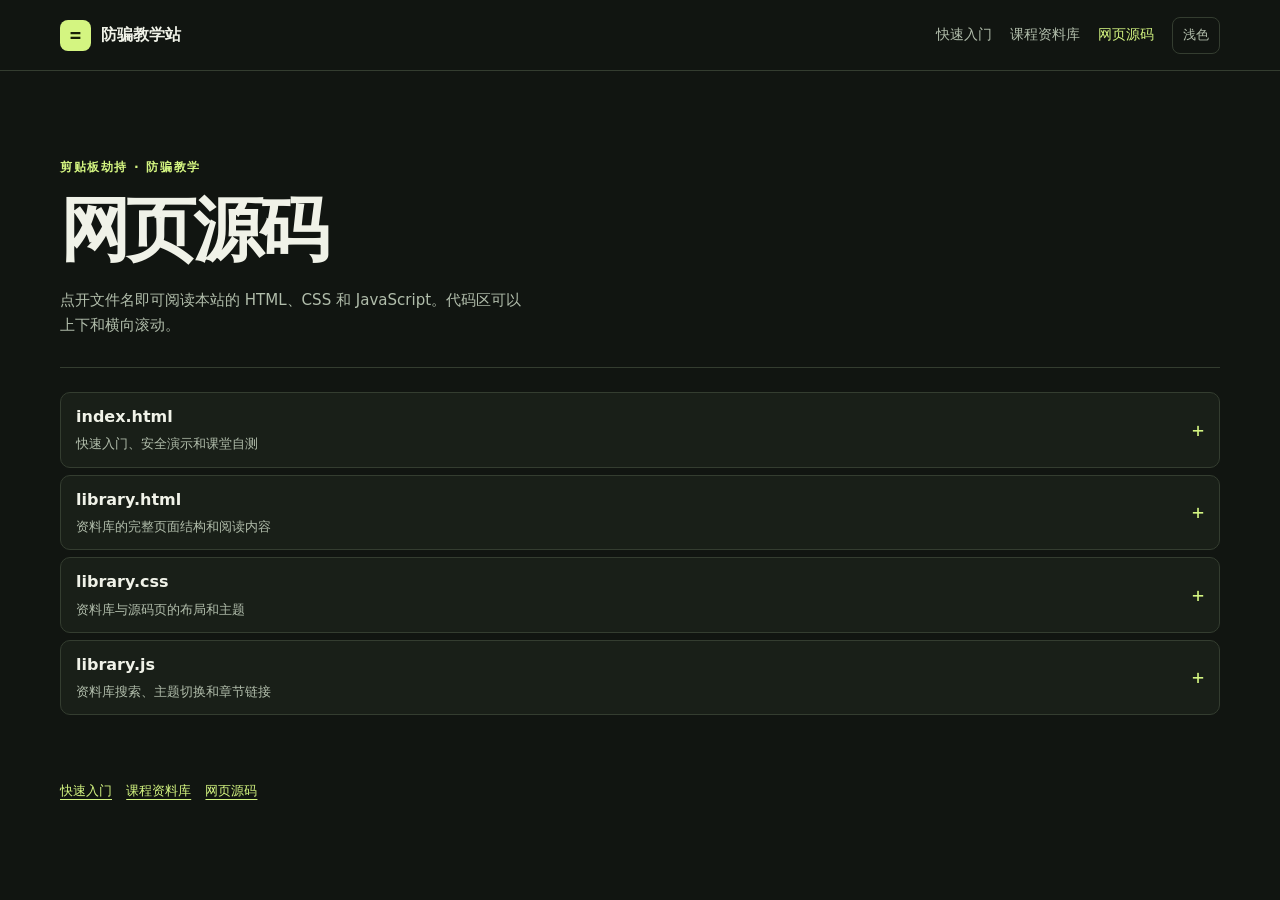
<file: source.html>
<!doctype html>
<html lang="zh-CN" data-theme="dark">
<head>
<meta charset="utf-8">
<meta name="viewport" content="width=device-width, initial-scale=1">
<meta name="description" content="点开文件名即可阅读本站的 HTML、CSS 和 JavaScript。代码区可以上下和横向滚动。">
<meta name="color-scheme" content="dark light">
<title>网页源码 · 剪贴板劫持防骗教学站</title>
<link rel="stylesheet" href="library.css">
<script src="library.js" defer></script>
</head>
<body>
<a class="skip" href="#main">跳到正文</a>
<header class="top">
  <div class="shell header">
    <a href="index.html" class="brand"><span class="brand-mark" aria-hidden="true">=</span>防骗教学站</a>
    <nav aria-label="网站">
      <a href="index.html">快速入门</a>
      <a href="library.html">课程资料库</a>
      <a href="source.html" aria-current="page">网页源码</a>
      <button type="button" id="theme" class="theme" aria-label="切换浅色主题" hidden>浅色</button>
    </nav>
  </div>
</header>
<main id="main" class="shell">
  <section class="intro">
    <div>
      <p class="kicker">剪贴板劫持 · 防骗教学</p>
      <h1>网页源码</h1>
      <p>点开文件名即可阅读本站的 HTML、CSS 和 JavaScript。代码区可以上下和横向滚动。</p>
    </div>
  </section>

<div class="source-index">
<details class="resource" id="source-index-html">
  <summary>index.html<span class="summary-lead">快速入门、安全演示和课堂自测</span></summary>
  <div class="reader"><pre class="source-code" tabindex="0" aria-label="index.html"><code>&lt;!doctype html&gt;
&lt;html lang="zh-CN" data-theme="dark"&gt;
&lt;head&gt;
&lt;meta charset="utf-8"&gt;
&lt;meta name="viewport" content="width=device-width, initial-scale=1"&gt;
&lt;meta name="description" content="通过七个场景了解剪贴板劫持，练习核对完整收款地址，掌握发现异常后的处理步骤。"&gt;
&lt;meta name="color-scheme" content="dark light"&gt;
&lt;title&gt;剪贴板劫持 · 防骗教学站&lt;/title&gt;
&lt;style&gt;
  :root {
    color-scheme: dark;
    --page: #111511;
    --panel: #191f18;
    --inset: #131813;
    --line: #343d30;
    --text: #f0f2e8;
    --muted: #b1bdab;
    --accent: #d4f581;
    --accent-text: #172006;
    --accent-wash: #24321a;
    --danger: #ffb298;
    --danger-wash: #422b24;
    --shadow: #080d08;
    --mono: ui-monospace, "SFMono-Regular", Consolas, monospace;
    --sans: "PingFang SC", "Microsoft YaHei", "Noto Sans CJK SC", system-ui, sans-serif;
    scroll-behavior: smooth;
  }
  :root[data-theme="light"] {
    color-scheme: light;
    --page: #f3f3e9;
    --panel: #fcfcf3;
    --inset: #eef0e4;
    --line: #c8d0bc;
    --text: #1b2618;
    --muted: #465442;
    --accent: #436314;
    --accent-text: #fff;
    --accent-wash: #e1edcb;
    --danger: #8a341f;
    --danger-wash: #ffe4d8;
    --shadow: #dbe0d2;
  }
  *, *::before, *::after { box-sizing: border-box; }
  body { margin: 0; background: var(--page); color: var(--text); font: 16px/1.7 var(--sans); }
  button, input { font: inherit; }
  button { color: inherit; cursor: pointer; }
  a { color: inherit; }
  :focus-visible { outline: 2px solid var(--accent); outline-offset: 4px; }
  [hidden] { display: none !important; }
  [id] { scroll-margin-top: 100px; }
  .wrap { width: min(1160px, calc(100% - 64px)); margin-inline: auto; }
  .skip { position: fixed; z-index: 5; padding: 8px 16px; left: 16px; top: 8px; background: var(--accent); color: var(--accent-text); transform: translateY(-200%); }
  .skip:focus { transform: translateY(0); }
  .top { border-bottom: 1px solid var(--line); }
  .header { min-height: 76px; display: flex; align-items: center; justify-content: space-between; gap: 20px; }
  .brand { display: inline-flex; align-items: center; gap: 10px; text-decoration: none; font-weight: 800; white-space: nowrap; }
  .brand-mark { display: grid; place-items: center; width: 31px; height: 31px; border-radius: 8px; background: var(--accent); color: var(--accent-text); font: 800 19px var(--mono); }
  .nav, .tools { display: flex; align-items: center; gap: clamp(12px, 2vw, 27px); }
  .nav { flex-wrap: wrap; }
  .nav a { text-decoration: none; color: var(--muted); font-size: .88rem; white-space: nowrap; }
  .nav a:hover, .text-link:hover, .nav a:focus-visible { color: var(--accent); }
  .nav a.library-nav { color: var(--accent); font-weight: 750; }
  .tools { gap: 8px; }
  .top-button { background: transparent; border: 1px solid var(--line); border-radius: 8px; padding: 6px 10px; min-height: 38px; white-space: nowrap; color: var(--muted); font-size: .82rem; }
  .top-button:hover, .quiet:hover { border-color: var(--accent); color: var(--accent); }
  kbd { font: .7rem var(--mono); opacity: .75; margin-left: 4px; }
  .hero { display: grid; grid-template-columns: 1.03fr 1fr; align-items: center; gap: clamp(26px, 5vw, 78px); padding-block: clamp(66px, 9vw, 112px) clamp(54px, 7vw, 84px); }
  .eyebrow { margin: 0 0 14px; font-size: .8rem; letter-spacing: .12em; color: var(--accent); font-weight: 700; }
  h1, h2, h3, p { margin-top: 0; }
  h1, h2, h3 { line-height: 1.25; }
  h1 { font-size: clamp(2.9rem, 5.35vw, 5rem); letter-spacing: -.072em; margin-bottom: 24px; }
  h1 span { display: block; color: var(--accent); padding-top: .08em; }
  .lede { color: var(--muted); max-width: 33ch; margin-bottom: 30px; font-size: clamp(1rem, 1.3vw, 1.12rem); }
  .actions { display: flex; flex-wrap: wrap; align-items: center; gap: 12px 19px; }
  .primary, .quiet { border-radius: 8px; padding: 10px 16px; min-height: 44px; display: inline-flex; align-items: center; justify-content: center; gap: 9px; text-decoration: none; font-weight: 780; font-size: .9rem; }
  .primary { border: 1px solid var(--accent); background: var(--accent); color: var(--accent-text); }
  .primary:hover { filter: brightness(.94); }
  .quiet { background: transparent; border: 1px solid var(--line); }
  .text-link { font-size: .91rem; color: var(--muted); text-underline-offset: 5px; }
  .receipt { min-width: 0; background: var(--panel); border: 1px solid var(--line); border-radius: 15px; overflow: hidden; box-shadow: 0 20px 52px -35px var(--shadow); }
  .receipt-head { display: flex; justify-content: space-between; align-items: center; gap: 10px; border-bottom: 1px solid var(--line); padding: 13px 20px; font-weight: 750; font-size: .87rem; }
  .receipt-label { color: var(--muted); font-size: .73rem; font-weight: 500; }
  .receipt-body { padding: 20px; }
  .address { margin-bottom: 10px; padding: 10px 13px; background: var(--inset); border: 1px solid var(--line); border-radius: 8px; }
  .address span { display: block; font-size: .79rem; color: var(--muted); margin-bottom: 4px; }
  .address code { font: 650 clamp(.72rem, 1.38vw, 1.03rem)/1.65 var(--mono); overflow-wrap: anywhere; }
  .address mark { background: transparent; color: inherit; padding: .05em .12em; border-radius: 3px; margin-inline: -.12em; }
  .receipt.revealed .trusted mark { background: var(--accent-wash); color: var(--accent); }
  .receipt.revealed .entered mark { background: var(--danger-wash); color: var(--danger); text-decoration: underline; text-underline-offset: 4px; }
  .compare-note { min-height: 2.9em; margin: 12px 0; font-size: .84rem; color: var(--muted); }
  .receipt .quiet { min-height: 39px; padding: 7px 12px; }
  .principles { display: grid; grid-template-columns: repeat(3, 1fr); border-block: 1px solid var(--line); }
  .principle { display: grid; grid-template-columns: auto 1fr; gap: 4px 13px; padding: 22px clamp(12px, 2.3vw, 28px); }
  .principle + .principle { border-left: 1px solid var(--line); }
  .principle b { color: var(--accent); font: 700 .77rem/1.8 var(--mono); grid-row: span 2; }
  .principle strong { font-size: .99rem; }
  .principle span { font-size: .84rem; color: var(--muted); }
  .section { padding-block: clamp(47px, 7vw, 83px); border-bottom: 1px solid var(--line); }
  .section-title { display: flex; flex-wrap: wrap; align-items: end; justify-content: space-between; gap: 12px 26px; margin-bottom: 24px; }
  .section-title h2 { font-size: clamp(1.85rem, 3.8vw, 3rem); letter-spacing: -.045em; margin: 0; }
  .section-title p { color: var(--muted); max-width: 44ch; font-size: .94rem; margin: 0; }
  .timeline { display: grid; grid-template-columns: minmax(185px, .7fr) minmax(0, 2.3fr); border: 1px solid var(--line); border-radius: 13px; background: var(--panel); overflow: hidden; }
  .scene-nav { display: grid; align-content: start; border-right: 1px solid var(--line); background: var(--inset); padding: 8px; }
  .scene-button { text-align: left; border: 1px solid transparent; background: transparent; border-radius: 7px; padding: 9px 12px; color: var(--muted); font-size: .92rem; }
  .scene-button span { color: inherit; font: .78rem var(--mono); margin-right: 9px; opacity: .85; }
  .scene-button:hover { color: var(--text); background: var(--panel); }
  .scene-button[aria-pressed="true"] { border-color: var(--line); background: var(--accent-wash); color: var(--accent); font-weight: 750; }
  .scene-frames { padding: clamp(20px, 4vw, 43px); min-width: 0; }
  .scene-frames h3 { font-size: clamp(1.3rem, 2.5vw, 1.85rem); margin: 0 0 13px; }
  .scene-frames p { color: var(--muted); max-width: 50ch; margin-bottom: 14px; }
  .scene-frames .tip { color: var(--text); border-left: 2px solid var(--accent); background: var(--accent-wash); padding: 9px 13px; margin: 20px 0 0; border-radius: 0 5px 5px 0; }
  .tip strong { color: var(--accent); }
  .scene-frames article + article { margin-top: 32px; }
  .grid { display: grid; grid-template-columns: repeat(3, 1fr); gap: 14px; }
  .card { background: var(--panel); border: 1px solid var(--line); border-radius: 12px; padding: clamp(16px, 2.7vw, 25px); }
  .card h3 { font-size: 1.15rem; margin-bottom: 10px; }
  .card p { color: var(--muted); font-size: .94rem; margin-bottom: 0; }
  .card p + p { margin-top: 9px; }
  .practice { display: grid; grid-template-columns: .9fr 1.25fr; align-items: start; gap: clamp(20px, 4vw, 49px); }
  .practice .section-title { align-content: start; }
  .quiz { padding: clamp(19px, 3vw, 28px); }
  .quiz-top { display: flex; justify-content: space-between; gap: 12px; align-items: center; margin-bottom: 13px; }
  .quiz-counter { color: var(--accent); font: 700 .82rem var(--mono); }
  progress { width: 95px; height: 7px; accent-color: var(--accent); }
  .quiz-options { display: grid; gap: 7px; }
  .choice { text-align: left; padding: 8px 12px; border: 1px solid var(--line); border-radius: 7px; background: var(--inset); font-size: .89rem; }
  .choice:hover { border-color: var(--accent); }
  .choice[aria-disabled="true"] { cursor: default; }
  .choice[data-result="right"] { background: var(--accent-wash); color: var(--accent); border-color: var(--accent); }
  .choice[data-result="wrong"] { background: var(--danger-wash); color: var(--danger); border-color: var(--danger); }
  .quiz-feedback { min-height: 1.5em; padding-block: 10px; font-size: .87rem; color: var(--muted); }
  .quiz-next:disabled { opacity: .45; cursor: default; }
  .response { display: grid; grid-template-columns: 1fr 1fr; gap: 14px; }
  .response ol { margin: 0; padding-inline-start: 1.35em; color: var(--muted); }
  .response li { padding-left: .24em; margin-bottom: 8px; }
  .response li:last-child { margin-bottom: 0; }
  .response li::marker { color: var(--accent); }
  .response strong { color: var(--text); }
  .refs { color: var(--muted); padding-block: 24px 32px; font-size: .82rem; }
  .refs p { margin-bottom: 5px; }
  .refs a { text-underline-offset: 3px; }
  .refs a + a { margin-left: 12px; }
  dialog { width: min(560px, calc(100% - 28px)); padding: 19px; border: 1px solid var(--line); border-radius: 13px; background: var(--panel); color: var(--text); box-shadow: 0 20px 70px var(--shadow); }
  dialog::backdrop { background: rgb(0 0 0 / 62%); }
  .dialog-top { display: flex; align-items: center; justify-content: space-between; gap: 12px; margin-bottom: 11px; }
  .dialog-top label { font-weight: 750; }
  .dialog-top form { margin: 0; }
  .search-input { appearance: none; width: 100%; border: 1px solid var(--line); border-radius: 8px; padding: 9px 11px; color: var(--text); background: var(--inset); }
  .search-results { padding: 0; margin: 12px 0 0; list-style: none; max-height: 48vh; overflow: auto; }
  .search-results a { text-decoration: none; display: block; padding: 7px 9px; border-bottom: 1px solid var(--line); }
  .search-results a:hover, .search-results a:focus-visible { background: var(--accent-wash); color: var(--accent); }
  .search-status { color: var(--muted); margin: 9px 0 0; font-size: .84rem; }
  @media (max-width: 820px) {
    .wrap { width: min(100% - 36px, 680px); }
    .header { flex-wrap: wrap; gap: 8px 12px; padding-block: 11px; }
    .nav { order: 3; flex-basis: 100%; gap: 5px 18px; }
    .tools { margin-left: auto; }
    .hero { grid-template-columns: 1fr; gap: 31px; padding-block: 42px 36px; }
    .lede { max-width: 45ch; margin-bottom: 19px; }
    .address code { font-size: clamp(.75rem, 2.25vw, 1.02rem); }
    .practice { grid-template-columns: 1fr; gap: 2px; }
    .grid { grid-template-columns: repeat(2, 1fr); }
  }
  @media (max-width: 520px) {
    .wrap { width: calc(100% - 30px); }
    [id] { scroll-margin-top: 15px; }
    kbd { display: none; }
    .nav { gap: 4px 14px; }
    .nav a { font-size: .8rem; }
    .receipt-head, .receipt-body { padding: 12px; }
    .principles, .grid, .response, .timeline { grid-template-columns: 1fr; }
    .principle { padding: 12px 4px; }
    .principle + .principle { border-left: 0; border-top: 1px solid var(--line); }
    .scene-nav { border-right: 0; border-bottom: 1px solid var(--line); grid-template-columns: repeat(2, minmax(0, 1fr)); }
    .scene-button { padding: 8px 6px; }
    .scene-button span { margin-right: 4px; }
  }
  @media (prefers-reduced-motion: reduce) { :root { scroll-behavior: auto; } }
&lt;/style&gt;
&lt;/head&gt;
&lt;body&gt;
&lt;a class="skip" href="#main"&gt;跳到正文&lt;/a&gt;
&lt;header class="top"&gt;
  &lt;div class="wrap header"&gt;
    &lt;a class="brand" href="#main"&gt;&lt;span class="brand-mark" aria-hidden="true"&gt;=&lt;/span&gt;防骗教学站&lt;/a&gt;
    &lt;nav class="nav" aria-label="章节"&gt;
      &lt;a href="library.html" class="library-nav"&gt;课程资料库&lt;/a&gt;
      &lt;a href="#journey"&gt;七个场景&lt;/a&gt;
      &lt;a href="#prevention"&gt;核验清单&lt;/a&gt;
      &lt;a href="#practice"&gt;课堂自测&lt;/a&gt;
      &lt;a href="#response"&gt;应急处置&lt;/a&gt;
    &lt;/nav&gt;
    &lt;div class="tools"&gt;
      &lt;button type="button" class="top-button" id="search-open" aria-haspopup="dialog" hidden&gt;搜索 &lt;kbd&gt;⌘/Ctrl K&lt;/kbd&gt;&lt;/button&gt;
      &lt;button type="button" class="top-button" id="theme" aria-label="切换浅色主题" hidden&gt;浅色&lt;/button&gt;
    &lt;/div&gt;
  &lt;/div&gt;
&lt;/header&gt;
&lt;main id="main" class="wrap"&gt;
  &lt;section class="hero"&gt;
    &lt;div&gt;
      &lt;p class="eyebrow"&gt;剪贴板劫持 · 零基础防骗课&lt;/p&gt;
      &lt;h1&gt;粘贴之后，&lt;span&gt;先核对地址。&lt;/span&gt;&lt;/h1&gt;
      &lt;p class="lede" data-search="剪贴板劫持是什么"&gt;复制的收款地址可能在粘贴前被替换。到了转账确认页，核对完整地址和网络，是按下确认前最后一次发现异常的机会。&lt;/p&gt;
      &lt;div class="actions"&gt;
        &lt;a class="primary" href="library.html"&gt;打开课程资料库 &lt;span aria-hidden="true"&gt;↗&lt;/span&gt;&lt;/a&gt;
        &lt;a class="text-link" href="#journey"&gt;看七个场景&lt;/a&gt;
        &lt;a class="text-link" href="#response"&gt;发现异常怎么处理&lt;/a&gt;
      &lt;/div&gt;
    &lt;/div&gt;
    &lt;div id="receipt" class="receipt"&gt;
      &lt;div class="receipt-head"&gt;
        &lt;span&gt;收款地址核验&lt;/span&gt;&lt;span class="receipt-label"&gt;课堂示例&lt;/span&gt;
      &lt;/div&gt;
      &lt;div class="receipt-body"&gt;
        &lt;div class="address trusted"&gt;&lt;span&gt;从可信渠道拿到的地址&lt;/span&gt;&lt;code&gt;DEMO-7A9F-261C-&lt;mark&gt;73B0&lt;/mark&gt;-3E6B&lt;/code&gt;&lt;/div&gt;
        &lt;div class="address entered"&gt;&lt;span&gt;确认页显示的地址&lt;/span&gt;&lt;code&gt;DEMO-7A9F-261C-&lt;mark&gt;E5D8&lt;/mark&gt;-3E6B&lt;/code&gt;&lt;/div&gt;
        &lt;p class="compare-note" id="compare-note" aria-live="polite"&gt;两串示例的开头和结尾都一样。你能看出哪里不同吗？&lt;/p&gt;
        &lt;button type="button" class="quiet" id="compare" aria-pressed="false" hidden&gt;标出不同字符&lt;/button&gt;
      &lt;/div&gt;
    &lt;/div&gt;
  &lt;/section&gt;
  &lt;div class="principles" aria-label="转账前的三个动作"&gt;
    &lt;div class="principle"&gt;&lt;b&gt;01&lt;/b&gt;&lt;strong&gt;从可信渠道取地址&lt;/strong&gt;&lt;span&gt;优先用已验证的官方渠道。&lt;/span&gt;&lt;/div&gt;
    &lt;div class="principle"&gt;&lt;b&gt;02&lt;/b&gt;&lt;strong&gt;核对完整地址和网络&lt;/strong&gt;&lt;span&gt;在最后确认页面逐段比对。&lt;/span&gt;&lt;/div&gt;
    &lt;div class="principle"&gt;&lt;b&gt;03&lt;/b&gt;&lt;strong&gt;有任何不一致就停&lt;/strong&gt;&lt;span&gt;换可信设备重新核验。&lt;/span&gt;&lt;/div&gt;
  &lt;/div&gt;
  &lt;section class="section" id="journey"&gt;
    &lt;div class="section-title"&gt;
      &lt;h2&gt;从看到链接到按下确认&lt;/h2&gt;
      &lt;p&gt;七个场景取自原课件的虚构故事。点选一个场景，看看当时有哪些信息可以核验。&lt;/p&gt;
    &lt;/div&gt;
    &lt;div class="timeline"&gt;
      &lt;div class="scene-nav" id="scene-nav" role="group" aria-label="选择场景" hidden&gt;
        &lt;button class="scene-button" type="button" aria-controls="scene-1" aria-pressed="true"&gt;&lt;span&gt;01&lt;/span&gt;聊天推荐&lt;/button&gt;
        &lt;button class="scene-button" type="button" aria-controls="scene-2" aria-pressed="false"&gt;&lt;span&gt;02&lt;/span&gt;下载页面&lt;/button&gt;
        &lt;button class="scene-button" type="button" aria-controls="scene-3" aria-pressed="false"&gt;&lt;span&gt;03&lt;/span&gt;安装提示&lt;/button&gt;
        &lt;button class="scene-button" type="button" aria-controls="scene-4" aria-pressed="false"&gt;&lt;span&gt;04&lt;/span&gt;正常运行&lt;/button&gt;
        &lt;button class="scene-button" type="button" aria-controls="scene-5" aria-pressed="false"&gt;&lt;span&gt;05&lt;/span&gt;复制地址&lt;/button&gt;
        &lt;button class="scene-button" type="button" aria-controls="scene-6" aria-pressed="false"&gt;&lt;span&gt;06&lt;/span&gt;粘贴地址&lt;/button&gt;
        &lt;button class="scene-button" type="button" aria-controls="scene-7" aria-pressed="false"&gt;&lt;span&gt;07&lt;/span&gt;提交确认&lt;/button&gt;
      &lt;/div&gt;
      &lt;div class="scene-frames" aria-live="polite"&gt;
        &lt;article id="scene-1" data-search="01 聊天推荐"&gt;
          &lt;h3&gt;群里有人发了免费工具&lt;/h3&gt;
          &lt;p&gt;小周看到群友推荐一款插件，消息附了截图和下载链接。聊天头像、群友评价和跟帖都可以伪造。&lt;/p&gt;
          &lt;p class="tip"&gt;&lt;strong&gt;核验动作&lt;/strong&gt;　离开转发链接，自己查找发布者的官方入口。&lt;/p&gt;
        &lt;/article&gt;
        &lt;article id="scene-2" data-search="02 下载页面"&gt;
          &lt;h3&gt;下载页看起来像官网&lt;/h3&gt;
          &lt;p&gt;页面有图标、版本号和教程。小周需要独立确认域名和发布者，才能知道文件是否来自预期来源。&lt;/p&gt;
          &lt;p class="tip"&gt;&lt;strong&gt;核验动作&lt;/strong&gt;　通过已验证的官网或官方应用商店获取软件。&lt;/p&gt;
        &lt;/article&gt;
        &lt;article id="scene-3" data-search="03 安装提示"&gt;
          &lt;h3&gt;插件提示开启 DLL 导入&lt;/h3&gt;
          &lt;p&gt;DLL 是一种可由应用加载的程序库。开启导入后，插件可能获得执行附加代码的能力。来源不明的插件要求开启权限，是该停下来核实的信号。&lt;/p&gt;
          &lt;p class="tip"&gt;&lt;strong&gt;核验动作&lt;/strong&gt;　中止安装，先向软件供应方核实这项权限的必要性。&lt;/p&gt;
        &lt;/article&gt;
        &lt;article id="scene-4" data-search="04 正常运行"&gt;
          &lt;h3&gt;软件表面上一切正常&lt;/h3&gt;
          &lt;p&gt;插件正常显示图表，小周于是放下戒心。可见功能正常时，设备仍可能有其他异常。&lt;/p&gt;
          &lt;p class="tip"&gt;&lt;strong&gt;核验动作&lt;/strong&gt;　定期检查近期安装的软件、扩展和已授予的权限。&lt;/p&gt;
        &lt;/article&gt;
        &lt;article id="scene-5" data-search="05 复制地址"&gt;
          &lt;h3&gt;小周复制了正确的地址&lt;/h3&gt;
          &lt;p&gt;剪贴板暂存刚复制的文字。设备受到影响时，转账界面粘贴出的文字可能已变。聊天记录和历史转账里也可能出现冒充的地址。&lt;/p&gt;
          &lt;p class="tip"&gt;&lt;strong&gt;核验动作&lt;/strong&gt;　留着可信收款页，在最终确认时回到原始来源核对。&lt;/p&gt;
        &lt;/article&gt;
        &lt;article id="scene-6" data-search="06 粘贴地址"&gt;
          &lt;h3&gt;粘贴后的地址看着很像&lt;/h3&gt;
          &lt;p&gt;两串地址可能首尾相同、中间不同。格式检查关注地址本身是否有效，收款方身份需要你另行核验。&lt;/p&gt;
          &lt;p class="tip"&gt;&lt;strong&gt;核验动作&lt;/strong&gt;　逐段看完全部字符，同时核对网络和必要的备注。&lt;/p&gt;
        &lt;/article&gt;
        &lt;article id="scene-7" data-search="07 提交确认"&gt;
          &lt;h3&gt;确认页只显示了地址首尾&lt;/h3&gt;
          &lt;p&gt;小周在最后一屏只看到缩写。需要找到能显示完整地址的确认视图，才能比对这笔操作的实际目的地。&lt;/p&gt;
          &lt;p class="tip"&gt;&lt;strong&gt;核验动作&lt;/strong&gt;　如果看不到完整地址，或者任何一段不一致，停止提交。&lt;/p&gt;
        &lt;/article&gt;
      &lt;/div&gt;
    &lt;/div&gt;
  &lt;/section&gt;
  &lt;section class="section" id="prevention"&gt;
    &lt;div class="section-title"&gt;
      &lt;h2&gt;核验清单&lt;/h2&gt;
      &lt;p&gt;从设备、信息来源和最终确认页各核验一次。&lt;/p&gt;
    &lt;/div&gt;
    &lt;div class="grid"&gt;
      &lt;article class="card" data-search="设备与权限"&gt;
        &lt;h3&gt;设备与权限&lt;/h3&gt;
        &lt;p&gt;使用来源可核实的软件，及时更新系统、浏览器和钱包应用。安装插件前核对发布者和权限。&lt;/p&gt;
        &lt;p&gt;出现粘贴异常时，先停用可疑设备上的转账操作。&lt;/p&gt;
      &lt;/article&gt;
      &lt;article class="card" data-search="收款信息来源"&gt;
        &lt;h3&gt;收款信息来源&lt;/h3&gt;
        &lt;p&gt;从已验证的官方应用、官网或已知收款渠道重新取得完整地址。对方突然更改地址时，用之前已确认的渠道复核。&lt;/p&gt;
      &lt;/article&gt;
      &lt;article class="card" data-search="最终确认页"&gt;
        &lt;h3&gt;最终确认页&lt;/h3&gt;
        &lt;p&gt;比对完整地址、网络、金额及所需的备注或标签。确认页若只显示首尾，先展开完整信息再核对。&lt;/p&gt;
      &lt;/article&gt;
    &lt;/div&gt;
  &lt;/section&gt;
  &lt;section class="section practice" id="practice" data-search="课堂自测"&gt;
    &lt;div class="section-title"&gt;
      &lt;h2&gt;课堂自测&lt;/h2&gt;
      &lt;p&gt;四个情境，分别练习核对地址、判断权限、查证来源和处理异常。&lt;/p&gt;
    &lt;/div&gt;
    &lt;div class="card quiz" id="quiz" hidden&gt;
      &lt;div class="quiz-top"&gt;
        &lt;span id="quiz-counter" class="quiz-counter"&gt;&lt;/span&gt;
        &lt;progress aria-label="答题进度" id="quiz-progress" max="4" value="0"&gt;&lt;/progress&gt;
      &lt;/div&gt;
      &lt;h3 id="quiz-question" tabindex="-1"&gt;&lt;/h3&gt;
      &lt;div class="quiz-options" id="quiz-options" role="group" aria-labelledby="quiz-question"&gt;&lt;/div&gt;
      &lt;div id="quiz-feedback" class="quiz-feedback" aria-live="polite"&gt;&lt;/div&gt;
      &lt;button id="quiz-next" class="primary quiz-next" type="button" disabled&gt;下一题&lt;/button&gt;
    &lt;/div&gt;
    &lt;noscript&gt;&lt;p&gt;可以用上面的地址示例口头练习。请说出两串地址的差异，以及什么时候应该停止操作。&lt;/p&gt;&lt;/noscript&gt;
  &lt;/section&gt;
  &lt;section class="section" id="response"&gt;
    &lt;div class="section-title"&gt;
      &lt;h2&gt;发现异常怎么处理&lt;/h2&gt;
      &lt;p&gt;先保护设备和账户，再按是否已提交转账处理。&lt;/p&gt;
    &lt;/div&gt;
    &lt;div class="response"&gt;
      &lt;article class="card" data-search="尚未提交转账"&gt;
        &lt;h3&gt;尚未提交&lt;/h3&gt;
        &lt;ol&gt;
          &lt;li&gt;&lt;strong&gt;停止确认。&lt;/strong&gt; 结束这次操作，暂停用这台设备处理账户。&lt;/li&gt;
          &lt;li&gt;&lt;strong&gt;用可信设备复核。&lt;/strong&gt; 从独立可信渠道取得原始信息，比对完整地址和网络。&lt;/li&gt;
          &lt;li&gt;&lt;strong&gt;记录和检查。&lt;/strong&gt; 保留出现异常的页面和时间。怀疑设备感染时，断开网络并请技术支持检查。&lt;/li&gt;
        &lt;/ol&gt;
      &lt;/article&gt;
      &lt;article class="card" data-search="已经提交转账"&gt;
        &lt;h3&gt;已经提交&lt;/h3&gt;
        &lt;ol&gt;
          &lt;li&gt;&lt;strong&gt;保存交易信息。&lt;/strong&gt; 记录交易编号或哈希、时间、网络、金额、收款地址和相关截图。&lt;/li&gt;
          &lt;li&gt;&lt;strong&gt;通过官方渠道联系平台。&lt;/strong&gt; 用可信设备尽快提交异常报告，按当地渠道报案。&lt;/li&gt;
          &lt;li&gt;&lt;strong&gt;谨防二次诈骗。&lt;/strong&gt; 对声称能追回资金并要求先交费用的人保持警惕。&lt;/li&gt;
        &lt;/ol&gt;
      &lt;/article&gt;
    &lt;/div&gt;
  &lt;/section&gt;
&lt;/main&gt;
&lt;footer class="wrap refs"&gt;
  &lt;p&gt;&lt;a href="library.html"&gt;课程资料库&lt;/a&gt; · &lt;a href="source.html"&gt;网页源码&lt;/a&gt;&lt;/p&gt;
  &lt;p&gt;防骗教学站 · 根据原课件的零基础讲解、受害者场景和学生自查手册改编。&lt;/p&gt;
  &lt;a href="https://www.eset.com/gr-en/about/newsroom/press-releases-1/first-clipper-malware-discovered-on-google-play/"&gt;ESET 剪贴板劫持案例&lt;/a&gt;
  &lt;a href="https://www.cyber.gov.au/guidance/detect-and-remove-malware"&gt;澳大利亚网络安全中心设备处置指南&lt;/a&gt;
  &lt;a href="https://www.ic3.gov/PSA/2023/PSA230824"&gt;FBI IC3 交易凭证指南&lt;/a&gt;
&lt;/footer&gt;
&lt;dialog id="search-dialog" aria-labelledby="search-label"&gt;
  &lt;div class="dialog-top"&gt;
    &lt;label id="search-label" for="search-input"&gt;搜索教学内容&lt;/label&gt;
    &lt;form method="dialog"&gt;&lt;button class="top-button" type="submit"&gt;关闭&lt;/button&gt;&lt;/form&gt;
  &lt;/div&gt;
  &lt;input class="search-input" id="search-input" type="search" placeholder="输入地址、DLL 或转账" autocomplete="off"&gt;
  &lt;p class="search-status" id="search-status" role="status"&gt;&lt;/p&gt;
  &lt;ul class="search-results" id="search-results"&gt;&lt;/ul&gt;
&lt;/dialog&gt;
&lt;script&gt;
(() =&gt; {
  const doc = document;
  const get = (id) =&gt; doc.getElementById(id);

  const theme = get("theme");
  let preference = "dark";
  try { preference = localStorage.getItem("clipper-lesson-theme") || preference; } catch {}
  function showTheme(value) {
    doc.documentElement.dataset.theme = value;
    const next = value === "dark" ? "浅色" : "深色";
    theme.textContent = next;
    theme.setAttribute("aria-label", "切换" + next + "主题");
  }
  showTheme(preference === "light" ? "light" : "dark");
  theme.hidden = false;
  theme.addEventListener("click", () =&gt; {
    const next = doc.documentElement.dataset.theme === "dark" ? "light" : "dark";
    showTheme(next);
    try { localStorage.setItem("clipper-lesson-theme", next); } catch {}
  });

  const compare = get("compare");
  const compareNote = get("compare-note");
  const originalNote = compareNote.textContent;
  compare.hidden = false;
  compare.addEventListener("click", () =&gt; {
    const revealed = compare.getAttribute("aria-pressed") === "false";
    get("receipt").classList.toggle("revealed", revealed);
    compare.setAttribute("aria-pressed", String(revealed));
    compare.textContent = revealed ? "隐藏差异标记" : "标出不同字符";
    compareNote.textContent = revealed
      ? "第 4 段由 73B0 变成了 E5D8。发现一处不一致，就应停止提交。"
      : originalNote;
  });

  const sceneNav = get("scene-nav");
  const scenes = [...sceneNav.querySelectorAll("button")];
  function showScene(id) {
    for (const button of scenes) {
      const target = button.getAttribute("aria-controls");
      button.setAttribute("aria-pressed", String(target === id));
      get(target).hidden = target !== id;
    }
  }
  sceneNav.hidden = false;
  showScene("scene-1");
  sceneNav.addEventListener("click", (event) =&gt; {
    const button = event.target.closest("button");
    if (button) showScene(button.getAttribute("aria-controls"));
  });
  function revealLinkedScene() {
    const id = location.hash.slice(1);
    if (!scenes.some((button) =&gt; button.getAttribute("aria-controls") === id)) return;
    showScene(id);
    get(id).scrollIntoView();
  }
  window.addEventListener("hashchange", revealLinkedScene);
  revealLinkedScene();

  const quiz = get("quiz");
  const questionTitle = get("quiz-question");
  const options = get("quiz-options");
  const feedback = get("quiz-feedback");
  const nextQuestion = get("quiz-next");
  const progress = get("quiz-progress");
  const questions = [
    {
      prompt: "确认页的地址首尾都对，下一步该做什么？",
      choices: ["继续提交", "展开完整地址，逐段核对并检查网络", "只检查地址长度"],
      answer: 1,
      explanation: "首尾一致时，中间仍可能有差异。展开完整地址并核对网络。"
    },
    {
      prompt: "来路不明的插件要求开启 DLL 导入，你会怎么做？",
      choices: ["先停止安装，从可信渠道核实插件和权限", "先打开权限，等出问题再关掉", "群里有人说好用就可以开"],
      answer: 0,
      explanation: "来源和权限都需要核实。能正常运行也不足以判断它是否安全。"
    },
    {
      prompt: "熟悉的聊天联系人突然换了收款地址，该怎么核实？",
      choices: ["直接使用最新消息的地址", "对一下历史记录里的地址首尾", "通过之前确认过的独立渠道联系对方"],
      answer: 2,
      explanation: "使用事先验证过的联系渠道复核收款信息，避免只依赖同一条聊天消息。"
    },
    {
      prompt: "提交后发现收款地址不对，先做什么？",
      choices: ["立刻再试一次", "保留交易凭证，通过官方渠道联系平台", "先为声称能追回资金的人付款"],
      answer: 1,
      explanation: "尽快记录交易哈希、时间、网络、金额和地址，再从可信设备联系平台。"
    }
  ];
  let current = 0;
  let score = 0;
  let answered = false;
  function renderQuestion(focus = false) {
    const question = questions[current];
    get("quiz-counter").textContent = "第 " + (current + 1) + " / " + questions.length + " 题";
    progress.value = current;
    questionTitle.textContent = question.prompt;
    feedback.textContent = "";
    options.replaceChildren();
    nextQuestion.textContent = current === questions.length - 1 ? "查看结果" : "下一题";
    nextQuestion.disabled = true;
    answered = false;
    for (const [index, label] of question.choices.entries()) {
      const button = doc.createElement("button");
      button.type = "button";
      button.className = "choice";
      button.textContent = String.fromCharCode(65 + index) + "．" + label;
      button.addEventListener("click", () =&gt; {
        if (answered) return;
        answered = true;
        const correct = index === question.answer;
        if (correct) score++;
        for (const option of options.children) option.setAttribute("aria-disabled", "true");
        options.children[question.answer].dataset.result = "right";
        if (!correct) button.dataset.result = "wrong";
        feedback.textContent = (correct ? "答对了。" : "正确答案是 " + String.fromCharCode(65 + question.answer) + "。") + question.explanation;
        progress.value = current + 1;
        nextQuestion.disabled = false;
      });
      options.append(button);
    }
    if (focus) questionTitle.focus();
  }
  nextQuestion.addEventListener("click", () =&gt; {
    if (current === questions.length) {
      current = 0;
      score = 0;
      renderQuestion(true);
      return;
    }
    current++;
    if (current &lt; questions.length) {
      renderQuestion(true);
      return;
    }
    get("quiz-counter").textContent = "练习完成";
    questionTitle.textContent = "答对 " + score + " / " + questions.length + " 题";
    options.replaceChildren();
    feedback.textContent = "从可信渠道取地址，核对完整地址和网络，发现不一致就停。";
    nextQuestion.textContent = "再练一次";
    questionTitle.focus();
  });
  progress.max = questions.length;
  quiz.hidden = false;
  renderQuestion();

  const searchDialog = get("search-dialog");
  const searchOpen = get("search-open");
  const searchInput = get("search-input");
  const results = get("search-results");
  const searchStatus = get("search-status");
  const entries = [...doc.querySelectorAll("[data-search]")].map((element) =&gt; ({
    title: element.dataset.search,
    text: element.textContent.toLowerCase(),
    anchor: element.id || element.closest("section[id]")?.id || "main"
  }));
  entries.push({
    title: "课堂自测题目",
    text: questions.flatMap(({ prompt, choices, explanation }) =&gt; [prompt, ...choices, explanation]).join(" ").toLowerCase(),
    anchor: "practice"
  });
  function find() {
    const words = searchInput.value.trim().toLowerCase().split(/\s+/).filter(Boolean);
    const matches = words.length
      ? entries.filter(({ title, text }) =&gt; words.every((word) =&gt; (title.toLowerCase() + " " + text).includes(word)))
      : entries;
    results.replaceChildren();
    searchStatus.textContent = matches.length ? "找到 " + matches.length + " 项" : "没有找到相关内容。";
    for (const entry of matches) {
      const row = doc.createElement("li");
      const link = doc.createElement("a");
      link.href = "#" + entry.anchor;
      link.textContent = entry.title;
      link.addEventListener("click", () =&gt; {
        if (entry.anchor.startsWith("scene-")) showScene(entry.anchor);
        searchDialog.close();
      });
      row.append(link);
      results.append(row);
    }
  }
  function openSearch() {
    if (searchDialog.open) return;
    searchInput.value = "";
    find();
    searchDialog.showModal();
    searchInput.focus();
  }
  searchOpen.hidden = false;
  searchOpen.addEventListener("click", openSearch);
  searchInput.addEventListener("input", find);
  doc.addEventListener("keydown", (event) =&gt; {
    if ((event.metaKey || event.ctrlKey) &amp;&amp; event.key.toLowerCase() === "k") {
      event.preventDefault();
      openSearch();
    }
  });
})();
&lt;/script&gt;
&lt;/body&gt;
&lt;/html&gt;
</code></pre></div>
</details>
<details class="resource" id="source-library-html">
  <summary>library.html<span class="summary-lead">资料库的完整页面结构和阅读内容</span></summary>
  <div class="reader"><pre class="source-code" tabindex="0" aria-label="library.html"><code>&lt;!doctype html&gt;
&lt;html lang="zh-CN" data-theme="dark"&gt;
&lt;head&gt;
&lt;meta charset="utf-8"&gt;
&lt;meta name="viewport" content="width=device-width, initial-scale=1"&gt;
&lt;meta name="description" content="20 篇教学文档、6 套课件和 13 张图解，均可在网页内阅读。技术内容和演示从识别、核验与应急处置出发重新编排。"&gt;
&lt;meta name="color-scheme" content="dark light"&gt;
&lt;title&gt;课程资料库 · 剪贴板劫持防骗教学站&lt;/title&gt;
&lt;link rel="stylesheet" href="library.css"&gt;
&lt;script src="library.js" defer&gt;&lt;/script&gt;
&lt;/head&gt;
&lt;body&gt;
&lt;a class="skip" href="#main"&gt;跳到正文&lt;/a&gt;
&lt;header class="top"&gt;
  &lt;div class="shell header"&gt;
    &lt;a href="index.html" class="brand"&gt;&lt;span class="brand-mark" aria-hidden="true"&gt;=&lt;/span&gt;防骗教学站&lt;/a&gt;
    &lt;nav aria-label="网站"&gt;
      &lt;a href="index.html"&gt;快速入门&lt;/a&gt;
      &lt;a href="library.html" aria-current="page"&gt;课程资料库&lt;/a&gt;
      &lt;a href="source.html"&gt;网页源码&lt;/a&gt;
      &lt;button type="button" id="theme" class="theme" aria-label="切换浅色主题" hidden&gt;浅色&lt;/button&gt;
    &lt;/nav&gt;
  &lt;/div&gt;
&lt;/header&gt;
&lt;main id="main" class="shell"&gt;
  &lt;section class="intro"&gt;
    &lt;div&gt;
      &lt;p class="kicker"&gt;剪贴板劫持 · 防骗教学&lt;/p&gt;
      &lt;h1&gt;课程资料库&lt;/h1&gt;
      &lt;p&gt;20 篇教学文档、6 套课件和 13 张图解，均可在网页内阅读。技术内容和演示从识别、核验与应急处置出发重新编排。&lt;/p&gt;
    &lt;/div&gt;
    &lt;form class="search" role="search" hidden&gt;
      &lt;label for="resource-search"&gt;搜索资料库&lt;/label&gt;
      &lt;input type="search" id="resource-search" autocomplete="off" placeholder="输入关键词，如 DLL、转账或核验"&gt;
      &lt;p id="result-status" role="status"&gt;&lt;/p&gt;
    &lt;/form&gt;
  &lt;/section&gt;

&lt;div class="layout"&gt;
 &lt;nav class="side" aria-label="资料目录"&gt;
   &lt;a href="#lessons" data-jump="lessons"&gt;&lt;strong&gt;教学文档&lt;/strong&gt;&lt;small&gt;20 篇&lt;/small&gt;&lt;/a&gt;
   &lt;a href="#decks" data-jump="decks"&gt;&lt;strong&gt;课件&lt;/strong&gt;&lt;small&gt;6 套&lt;/small&gt;&lt;/a&gt;
   &lt;a href="#gallery" data-jump="gallery"&gt;&lt;strong&gt;图解&lt;/strong&gt;&lt;small&gt;13 张&lt;/small&gt;&lt;/a&gt;
   &lt;a href="#web-source" data-jump="web-source"&gt;&lt;strong&gt;网页源码&lt;/strong&gt;&lt;/a&gt;
 &lt;/nav&gt;
 &lt;div class="directory"&gt;
   &lt;p id="empty" class="no-results" hidden&gt;没有找到资料。可以换一个关键词。&lt;/p&gt;

&lt;section class="group" id="lessons" data-group&gt;
&lt;div class="group-head"&gt;&lt;h2&gt;教学文档&lt;/h2&gt;&lt;p&gt;点开标题阅读正文。课程、原理、代码与附录均提供防护导向的讲解。&lt;/p&gt;&lt;/div&gt;
&lt;section class="collection" id="course-topics" data-group&gt;
&lt;h3 class="collection-heading"&gt;课程&lt;/h3&gt;
&lt;details class="resource" id="course" data-record&gt;
  &lt;summary&gt;45 分钟公众讲稿&lt;span class="summary-lead"&gt;读完这堂课，你能用自己的话解释剪贴板劫持，并在确认转账前独立发现一处不一致。&lt;/span&gt;&lt;/summary&gt;
  &lt;div class="reader"&gt;&lt;section&gt;&lt;h3&gt;开场与概念｜0–10 分钟&lt;/h3&gt;&lt;p&gt;先请大家比较两条头尾相同的示例地址，说出自己看了哪些字符。用「临时便签」解释剪贴板，再把便签上的文字与收款页面上最初看到的文字分开。问学生在哪里能够重新看到可信来源。&lt;/p&gt;&lt;/section&gt;&lt;section&gt;&lt;h3&gt;场景与演示｜10–28 分钟&lt;/h3&gt;&lt;p&gt;按聊天推荐、下载、安装授权、正常使用、复制、粘贴、确认的顺序走一遍。播放网页上的虚构地址差异演示，让学生先观察，再揭示中间一段。问最终确认页只显示省略形式时应该怎么做。&lt;/p&gt;&lt;ul&gt;&lt;li&gt;先展开完整地址再比对。&lt;/li&gt;&lt;li&gt;把网络和备注一并核验。&lt;/li&gt;&lt;li&gt;任何信息有歧义就暂停。&lt;/li&gt;&lt;/ul&gt;&lt;/section&gt;&lt;section&gt;&lt;h3&gt;校验与防护｜28–38 分钟&lt;/h3&gt;&lt;p&gt;校验和能帮助发现某些录入错误。另一条格式正确的地址仍可能属于不同的收款方。把「地址格式过关」和「地址确实属于收款方」写成两项，由学生分别给出证据。&lt;/p&gt;&lt;/section&gt;&lt;section&gt;&lt;h3&gt;复述与测验｜38–45 分钟&lt;/h3&gt;&lt;p&gt;做四题课堂自测。收尾时由一名同学用一分钟复述怎样从可信来源取得收款信息、在确认页核对全文和网络，以及发现异常时怎样停止操作。让另一名同学补充提交后的取证与联系渠道。&lt;/p&gt;&lt;/section&gt;&lt;/div&gt;
&lt;/details&gt;
&lt;details class="resource" id="instructor" data-record&gt;
  &lt;summary&gt;教师教案与加课&lt;span class="summary-lead"&gt;在浏览器内完成投影、讨论、地址比对和课后自测。建议先走完一遍可见的页面交互。&lt;/span&gt;&lt;/summary&gt;
  &lt;div class="reader"&gt;&lt;section&gt;&lt;h3&gt;课前检查&lt;/h3&gt;&lt;p&gt;提前打开七个场景、地址差异和应急清单。检查教室投影能显示整条示例地址，必要时调整字号。学生练习使用页面预置的虚构信息。&lt;/p&gt;&lt;ul&gt;&lt;li&gt;准备一张白纸分别记下地址来源、地址全文、最终确认。&lt;/li&gt;&lt;li&gt;安排一人扮演付款人，一人复述收款信息来自哪里。&lt;/li&gt;&lt;/ul&gt;&lt;/section&gt;&lt;section&gt;&lt;h3&gt;课堂提问&lt;/h3&gt;&lt;p&gt;展示安装提示时，问「允许导入之后，谁能在终端进程里运行代码？」展示确认页时，问「界面打勾说明了什么？」学生应能区分权限、格式、来源三个层次。&lt;/p&gt;&lt;/section&gt;&lt;section&gt;&lt;h3&gt;加课与评分&lt;/h3&gt;&lt;p&gt;让学生把五个风险阶段与各自的一条干预动作配对。评分可看是否指出独立可信的来源、能否发现中间字符不一致，以及是否在按下确认前停下来。&lt;/p&gt;&lt;ul&gt;&lt;li&gt;画一条时间线，为每个阶段写下一个防守点。&lt;/li&gt;&lt;li&gt;用虚构素材设计一张能看清整条收款地址的确认页。&lt;/li&gt;&lt;/ul&gt;&lt;/section&gt;&lt;/div&gt;
&lt;/details&gt;
&lt;details class="resource" id="begin" data-record&gt;
  &lt;summary&gt;零基础讲稿&lt;span class="summary-lead"&gt;从「程序是什么」和「地址是什么」讲起，再用首尾相同的示例练习完整比对。&lt;/span&gt;&lt;/summary&gt;
  &lt;div class="reader"&gt;&lt;section&gt;&lt;h3&gt;第一讲｜进程、DLL 和剪贴板&lt;/h3&gt;&lt;p&gt;正在运行的应用会有进程。DLL 是一种可被程序加载的库，可能包含可执行代码。操作系统提供剪贴板来暂存复制的数据，随后应用可以读取粘贴的数据内容。安装时，来源可信度和允许的权限都值得看清。&lt;/p&gt;&lt;/section&gt;&lt;section&gt;&lt;h3&gt;第二讲｜地址、网络与校验&lt;/h3&gt;&lt;p&gt;收款地址标识接收目标。不同网络可能使用相似的地址外形，部分链的地址具有检查字符或大小写校验。发起转账时还要核对具体网络，以及平台要求的备注或标签。&lt;/p&gt;&lt;/section&gt;&lt;section&gt;&lt;h3&gt;板书与自查&lt;/h3&gt;&lt;p&gt;画三栏，分别写「原始来源」「粘贴结果」「最终确认」。先比较前后，再逐段看中间，最后让同学指出确认页显示的是哪一栏。&lt;/p&gt;&lt;ul&gt;&lt;li&gt;学生问「能粘贴就代表地址安全吗？」请回到原始来源重新核验。&lt;/li&gt;&lt;li&gt;学生问「地址格式正确就能确认吗？」请再核对收款方和网络。&lt;/li&gt;&lt;/ul&gt;&lt;/section&gt;&lt;/div&gt;
&lt;/details&gt;
&lt;details class="resource" id="victim" data-record&gt;
  &lt;summary&gt;受害者全程 · 七幕与事后&lt;span class="summary-lead"&gt;故事中的小周使用一款被推荐的工具，在转账确认前逐步失去辨认地址的机会。各幕都给出一个可以做的动作。&lt;/span&gt;&lt;/summary&gt;
  &lt;div class="reader"&gt;&lt;section&gt;&lt;h3&gt;第 1–3 幕｜推荐、下载、授权&lt;/h3&gt;&lt;p&gt;群消息给出一个免费插件，下载页又有版本号和使用教程。页面的完成度和聊天评价无法证明下载物的来源。暂停安装，改从已验证的网站或应用商店查找发布者，并弄清请求的权限。&lt;/p&gt;&lt;/section&gt;&lt;section&gt;&lt;h3&gt;第 4–5 幕｜使用和复制&lt;/h3&gt;&lt;p&gt;插件能够显示图表，容易让人把可见功能与整体可信度混为一谈。复制地址是常用操作，此时可以先保留收款方的独立可信页面，为稍后的核对准备原始信息。&lt;/p&gt;&lt;/section&gt;&lt;section&gt;&lt;h3&gt;第 6–7 幕｜粘贴和提交&lt;/h3&gt;&lt;p&gt;粘贴结果在开头和结尾看起来都对。确认页又可能把中间用省略号折起。展开完整地址逐段核对，同时核实网络。没有完整信息或发现任意一段不同，停止提交。&lt;/p&gt;&lt;/section&gt;&lt;section&gt;&lt;h3&gt;事后｜保留可核对的证据&lt;/h3&gt;&lt;p&gt;如果已经提交，记录交易哈希、时间、网络、金额和收款地址。换可信设备，从平台官方渠道报告异常，保留相关页面与截图。留意要求预付费用的追回服务。&lt;/p&gt;&lt;/section&gt;&lt;/div&gt;
&lt;/details&gt;
&lt;details class="resource" id="shot-workbook" data-record&gt;
  &lt;summary&gt;教学素材拍摄工作簿&lt;span class="summary-lead"&gt;用统一的画面规格把七个场景和事后处置拍清楚，方便投影和网页阅读。&lt;/span&gt;&lt;/summary&gt;
  &lt;div class="reader"&gt;&lt;section&gt;&lt;h3&gt;成组准备镜头&lt;/h3&gt;&lt;p&gt;可以准备二十个镜头位置。按每幕两张保留十六张，用四张展示来源核验、完整地址差异、网络与备注确认、证据保全。拍摄材料采用虚构对话、静态确认页和演示字段。&lt;/p&gt;&lt;ul&gt;&lt;li&gt;推荐与下载拍两套视角，分别标注首次接触和来源复核。&lt;/li&gt;&lt;li&gt;安装与信任期拍提示和正常界面，突出授权决定。&lt;/li&gt;&lt;li&gt;复制、粘贴与确认拍完整字段，事后拍示例交易记录。&lt;/li&gt;&lt;/ul&gt;&lt;/section&gt;&lt;section&gt;&lt;h3&gt;统一标注&lt;/h3&gt;&lt;p&gt;给每张图加上幕号、简短标题和观察点。画面里出现的名字、金额及地址采用教学示例，文件名用顺序编号。重要提示在背景与文字之间需有足够对比。&lt;/p&gt;&lt;/section&gt;&lt;section&gt;&lt;h3&gt;发布前复核&lt;/h3&gt;&lt;p&gt;逐张确认是否给出了充分上下文。截图里的地址差异不能只靠颜色来表达，同时标注不一致的是哪一段。遮蔽真实身份、账户信息和通知，保留演示标签。&lt;/p&gt;&lt;/section&gt;&lt;/div&gt;
&lt;/details&gt;
&lt;/section&gt;
&lt;section class="collection" id="principle-topics" data-group&gt;
&lt;h3 class="collection-heading"&gt;原理&lt;/h3&gt;
&lt;details class="resource" id="framework" data-record&gt;
  &lt;summary&gt;六层框架总览&lt;span class="summary-lead"&gt;把程序接触数据的过程分成六层。用这个框架定位防护视角与责任边界。&lt;/span&gt;&lt;/summary&gt;
  &lt;div class="reader"&gt;&lt;section&gt;&lt;h3&gt;宿主、界面与事件&lt;/h3&gt;&lt;p&gt;宿主层回答「程序在谁的进程里运行」，界面层回答「用户看到什么」，事件层回答「应用在什么情形下处理数据」。核验时可对照宿主产品、发布者及用户是否主动发起操作。&lt;/p&gt;&lt;/section&gt;&lt;section&gt;&lt;h3&gt;数据、策略与交付&lt;/h3&gt;&lt;p&gt;数据层关心数据从哪里来、到哪里去。策略层关心这项处理是否符合用户预期。交付层关心软件由谁提供，用户怎样核实来源与版本。&lt;/p&gt;&lt;ul&gt;&lt;li&gt;数据边界可用页面内的虚构输入来演示。&lt;/li&gt;&lt;li&gt;权限审查需要同时记录产品功能、实际行为和发布来源。&lt;/li&gt;&lt;/ul&gt;&lt;/section&gt;&lt;section&gt;&lt;h3&gt;怎样使用这张框架&lt;/h3&gt;&lt;p&gt;将「应用要求额外权限」放在宿主与交付层，把「我在确认页看到异常」放在用户可见的界面与数据层。不同层的观察提供线索，归因需要互相印证。&lt;/p&gt;&lt;/section&gt;&lt;/div&gt;
&lt;/details&gt;
&lt;details class="resource" id="attack-chain" data-record&gt;
  &lt;summary&gt;五阶段风险链与干预&lt;span class="summary-lead"&gt;按获得、运行、输入异常、确认、事后五个阶段布置防线，让每个阶段都有可执行的核验。&lt;/span&gt;&lt;/summary&gt;
  &lt;div class="reader"&gt;&lt;section&gt;&lt;h3&gt;获得与运行&lt;/h3&gt;&lt;p&gt;来源可疑的软件经转发来到设备，随后请求安装或额外权限。查看你主动找到的官方发布入口、发布者与权限说明。授权过程不清楚时暂停并询问供应方。&lt;/p&gt;&lt;/section&gt;&lt;section&gt;&lt;h3&gt;出现异常与提交&lt;/h3&gt;&lt;p&gt;正确的原始信息和确认页输入之间可能出现不一致。确认前展开全文，从可信来源独立取得原始信息，重新比对地址、网络、金额与必要备注。&lt;/p&gt;&lt;/section&gt;&lt;section&gt;&lt;h3&gt;取证与关联&lt;/h3&gt;&lt;p&gt;从下载记录确认时间与来源，从端点记录确认已加载的软件或模块，从用户界面保存异常内容及确认状态。把线索放进有时间顺序的记录中，便于技术人员复盘。&lt;/p&gt;&lt;ul&gt;&lt;li&gt;日志可能受配置限制，记录覆盖需要先核对。&lt;/li&gt;&lt;li&gt;留证之后从可信设备使用官方渠道报告。&lt;/li&gt;&lt;/ul&gt;&lt;/section&gt;&lt;/div&gt;
&lt;/details&gt;
&lt;details class="resource" id="technical" data-record&gt;
  &lt;summary&gt;技术说明 · 地址与信任&lt;span class="summary-lead"&gt;地址格式、校验和、网络、来源与归属是不同的信息。转账核验把它们一起考虑。&lt;/span&gt;&lt;/summary&gt;
  &lt;div class="reader"&gt;&lt;section&gt;&lt;h3&gt;地址格式与校验和&lt;/h3&gt;&lt;p&gt;地址格式可能约束字符、长度、前缀或校验位。例如以太坊的 EIP-55 使用混合大小写表示校验信息，可以辅助发现部分输入错误。地址通过格式校验，仅说明它满足有关格式规则。&lt;/p&gt;&lt;/section&gt;&lt;section&gt;&lt;h3&gt;网络与地址归属&lt;/h3&gt;&lt;p&gt;某些网络使用相似的地址表示，单看字面无法确定实际选择了哪条网络。同样，校验不能告诉你地址由谁控制。确认页要显示网络；收款方信息要由可信来源或经独立确认的收款人提供。&lt;/p&gt;&lt;/section&gt;&lt;section&gt;&lt;h3&gt;地址簿与钉扎&lt;/h3&gt;&lt;p&gt;钉扎是把已确认过的值作为后续比对基准，地址白名单和经核验的地址簿是常见应用。首次保存时要在独立可信的来源核对全文、网络和标签。遇到地址更新时重新完成首次核验。&lt;/p&gt;&lt;/section&gt;&lt;/div&gt;
&lt;/details&gt;
&lt;details class="resource" id="trace" data-record&gt;
  &lt;summary&gt;时序演示 · 核验路径&lt;span class="summary-lead"&gt;用页面内的固定示例跟踪数据在用户操作中的位置，并找出可见的安全检查点。&lt;/span&gt;&lt;/summary&gt;
  &lt;div class="reader"&gt;&lt;section&gt;&lt;h3&gt;起点｜得到原始信息&lt;/h3&gt;&lt;p&gt;从可信来源取得地址，保留可随时回看的原始页面。在教学场景使用页面预置的 DEMO 字段以便每位同学看到同一份材料。&lt;/p&gt;&lt;/section&gt;&lt;section&gt;&lt;h3&gt;中点｜呈现待确认信息&lt;/h3&gt;&lt;p&gt;在模拟确认区域查看另一条字符串。初始状态可以比较头尾，点开差异后再检查主体，体会截断显示会漏掉哪些字符。用独立标签记录原始地址与确认值。&lt;/p&gt;&lt;/section&gt;&lt;section&gt;&lt;h3&gt;终点｜满足全部核验再确认&lt;/h3&gt;&lt;p&gt;在真实操作中同时核验地址全文、网络与平台需要的备注。出现任意一处差异就退出当前确认。用页面示例讲解时，学生只需说出发现的差异和应采取的动作。&lt;/p&gt;&lt;/section&gt;&lt;/div&gt;
&lt;/details&gt;
&lt;/section&gt;
&lt;section class="collection" id="code-topics" data-group&gt;
&lt;h3 class="collection-heading"&gt;代码&lt;/h3&gt;
&lt;details class="resource" id="anatomy" data-record&gt;
  &lt;summary&gt;代码审阅 · 数据边界&lt;span class="summary-lead"&gt;用代码审阅的方式看应用实际处理了什么数据。练习聚焦本教学网页和防御检查。&lt;/span&gt;&lt;/summary&gt;
  &lt;div class="reader"&gt;&lt;section&gt;&lt;h3&gt;从页面状态读起&lt;/h3&gt;&lt;p&gt;首页预置两条虚构地址。按钮只改变网页内的显示状态，浏览器把不同的一段标记出来。可以在本站源码里从按钮和页面标签找到对应行为，再顺着事件处理找到文字反馈。&lt;/p&gt;&lt;/section&gt;&lt;section&gt;&lt;h3&gt;核对资料库的数据来源&lt;/h3&gt;&lt;p&gt;资料库的文字、图片与课件都来自公开页面的文件。阅读页面源代码时，先找文档结构与样式，再看是否存在请求、设备权限或用户资料输入。用浏览器网络面板可以核对页面实际加载了什么。&lt;/p&gt;&lt;/section&gt;&lt;section&gt;&lt;h3&gt;把审阅结论写成证据&lt;/h3&gt;&lt;p&gt;记录文件名、入口、数据的来源、显示位置，以及改变前后可见的差异。源码描述的功能与运行时观察互相支持。&lt;/p&gt;&lt;ul&gt;&lt;li&gt;列出用户触发的动作。&lt;/li&gt;&lt;li&gt;记录当前页面内可观察的变化。&lt;/li&gt;&lt;li&gt;把可重复的证据和基于证据的判断分开写。&lt;/li&gt;&lt;/ul&gt;&lt;/section&gt;&lt;p class="lesson-links"&gt;&lt;a href="source.html"&gt;阅读本站网页源码&lt;/a&gt;&lt;/p&gt;&lt;/div&gt;
&lt;/details&gt;
&lt;details class="resource" id="code-by-layer" data-record&gt;
  &lt;summary&gt;按层读本站源码&lt;span class="summary-lead"&gt;从页面结构、显示样式、交互和资料入口四个角度理解这个网站，练习分辨设备权限与网页交互。&lt;/span&gt;&lt;/summary&gt;
  &lt;div class="reader"&gt;&lt;section&gt;&lt;h3&gt;文档和内容层&lt;/h3&gt;&lt;p&gt;HTML 为每个场景、练习和应急步骤提供标题和语义结构。链接的锚点把访客引到对应内容。图解后面的说明帮助读者在小屏幕和辅助阅读工具上理解画面。&lt;/p&gt;&lt;/section&gt;&lt;section&gt;&lt;h3&gt;显示和交互层&lt;/h3&gt;&lt;p&gt;CSS 控制字号、主题、卡片间距和移动端布局。JavaScript 管理课堂练习、地址差异反馈以及章节查找。检查代码时跟着一个用户动作走，确认输入、状态变化和预期输出。&lt;/p&gt;&lt;/section&gt;&lt;section&gt;&lt;h3&gt;资料层&lt;/h3&gt;&lt;p&gt;课件与正文的教学信息在浏览器中直接可读。选一篇讲稿，再切到图解对照同一个防护动作。最后打开源码页，用页面标题、段落和功能名称定位实现。&lt;/p&gt;&lt;/section&gt;&lt;p class="lesson-links"&gt;&lt;a href="source.html"&gt;阅读本站网页源码&lt;/a&gt;&lt;/p&gt;&lt;/div&gt;
&lt;/details&gt;
&lt;details class="resource" id="code-diff" data-record&gt;
  &lt;summary&gt;结构对比 · 核验与自动替换&lt;span class="summary-lead"&gt;设备上的应用可能拥有类似的功能能力。授权、目标、数据去向和干预时机决定如何评价它的操作。&lt;/span&gt;&lt;/summary&gt;
  &lt;div class="reader"&gt;&lt;section&gt;&lt;h3&gt;对照一｜发起者与授权&lt;/h3&gt;&lt;p&gt;在核验工具中，用户主动打开示例并点击比对按钮。审阅陌生工具时，问清哪些动作由用户发起、哪些是后台行为，以及产品描述是否明确授权范围。&lt;/p&gt;&lt;/section&gt;&lt;section&gt;&lt;h3&gt;对照二｜结果与去向&lt;/h3&gt;&lt;p&gt;可审计的核验结果应把来源、当前值、不同位置和暂停提示呈现出来。观察其他工具时，应核对它实际接触的数据与宣称用途是否一致，必要时由技术人员分析流程。&lt;/p&gt;&lt;/section&gt;&lt;section&gt;&lt;h3&gt;拿到陌生模块怎样检查&lt;/h3&gt;&lt;p&gt;按「来源、权限、签名与哈希、运行记录」整理证据。比如签名人与预期供应商不同，就记录文件身份并向供应方复核。将无签名、路径异常或首次出现视为调查线索。&lt;/p&gt;&lt;/section&gt;&lt;p class="lesson-links"&gt;&lt;a href="source.html"&gt;阅读本站网页源码&lt;/a&gt;&lt;/p&gt;&lt;/div&gt;
&lt;/details&gt;
&lt;details class="resource" id="annotated" data-record&gt;
  &lt;summary&gt;源码全景 · 阅读路线&lt;span class="summary-lead"&gt;从用户可见行为回到网页文件，建立一套能复述和验证的阅读顺序。&lt;/span&gt;&lt;/summary&gt;
  &lt;div class="reader"&gt;&lt;section&gt;&lt;h3&gt;先从界面找入口&lt;/h3&gt;&lt;p&gt;打开展示示例的首页，找到核验按钮和两条短的虚构地址。跟源码中的文字标签找到元素，然后查看控制显示的代码怎样切换状态。&lt;/p&gt;&lt;/section&gt;&lt;section&gt;&lt;h3&gt;再从功能查状态与反馈&lt;/h3&gt;&lt;p&gt;在课堂自测选择一个选项，观察进度、答题结果和下一步。试着在源代码中找出题目、答案状态与文本反馈。可把不同选项和响应写成一张小表。&lt;/p&gt;&lt;/section&gt;&lt;section&gt;&lt;h3&gt;最后从文档看可访问性&lt;/h3&gt;&lt;p&gt;检查标题、链接、按钮、图片说明与键盘焦点。关掉脚本时仍可浏览的内容，适合作为可读性检查的一环。把发现写成「操作、实际结果、期望结果」三项。&lt;/p&gt;&lt;/section&gt;&lt;p class="lesson-links"&gt;&lt;a href="source.html"&gt;阅读本站网页源码&lt;/a&gt;&lt;/p&gt;&lt;/div&gt;
&lt;/details&gt;
&lt;/section&gt;
&lt;section class="collection" id="appendix-topics" data-group&gt;
&lt;h3 class="collection-heading"&gt;附录&lt;/h3&gt;
&lt;details class="resource" id="dll-appendix" data-record&gt;
  &lt;summary&gt;附录 A · DLL 防护手册&lt;span class="summary-lead"&gt;从文件、进程、接口与权限四个角度理解 DLL，便于审查交易终端中的陌生组件。&lt;/span&gt;&lt;/summary&gt;
  &lt;div class="reader"&gt;&lt;section&gt;&lt;h3&gt;从文件到进程&lt;/h3&gt;&lt;p&gt;DLL 是 Windows 上的动态链接库，可能包含供应用调用的代码与数据。导入表示依赖外部功能，导出表示对宿主或其他模块开放接口。文件存在、实际加载和具体行为是三种不同的证据。&lt;/p&gt;&lt;/section&gt;&lt;section&gt;&lt;h3&gt;接口、兼容性与影响&lt;/h3&gt;&lt;p&gt;宿主与模块需要遵循一致的接口约定，例如参数、调用约定、编码及内存所有权。接口不匹配可能引起崩溃。可执行的插件进程内可用权限与宿主有关，安装时应确认功能和来源是否匹配。&lt;/p&gt;&lt;/section&gt;&lt;section&gt;&lt;h3&gt;审查与处置&lt;/h3&gt;&lt;p&gt;核对实际模块路径、供应商签名、文件哈希和首次出现时间。观察稳定性问题与最近安装之间是否有关联。可疑时暂停相关业务操作，保留记录并交给技术同事确认。&lt;/p&gt;&lt;ul&gt;&lt;li&gt;软件发行说明与实际附件应一致。&lt;/li&gt;&lt;li&gt;权限申请应与明确功能相关。&lt;/li&gt;&lt;li&gt;有疑问时联系已核验的官方支持。&lt;/li&gt;&lt;/ul&gt;&lt;/section&gt;&lt;/div&gt;
&lt;/details&gt;
&lt;details class="resource" id="monitor-appendix" data-record&gt;
  &lt;summary&gt;附录 B · 观测与监控原理&lt;span class="summary-lead"&gt;将模块加载、内容变化和用户反馈合并研判，建立能说明覆盖范围的防御记录。&lt;/span&gt;&lt;/summary&gt;
  &lt;div class="reader"&gt;&lt;section&gt;&lt;h3&gt;模块加载与基线&lt;/h3&gt;&lt;p&gt;Sysmon 的 ImageLoad（事件 7）可记录进程加载的模块，是否记录取决于监控配置。它适合回答「何时哪个进程加载了什么」，可结合已批准软件清单与签名信息判断是否异常。&lt;/p&gt;&lt;/section&gt;&lt;section&gt;&lt;h3&gt;剪贴板变化与个人信息&lt;/h3&gt;&lt;p&gt;Sysmon 的 ClipboardChange（事件 24）记录新的剪贴板内容相关事件。在监控范围内，事件可提供时间线线索。内容变化记录本身不足以说明哪些应用读取过数据。日志可能涉及敏感内容，采集和查阅都要遵守权限与留存要求。&lt;/p&gt;&lt;/section&gt;&lt;section&gt;&lt;h3&gt;关联、复核和升级&lt;/h3&gt;&lt;p&gt;将下载时间、加载记录和用户报告的异常时刻排序。先查看是否覆盖对应的设备与时段，再判断线索是否有独立证据支持。向负责的安全人员提交摘要和证据位置，妥善保留原始记录。&lt;/p&gt;&lt;/section&gt;&lt;p class="lesson-links"&gt;&lt;a href="https://learn.microsoft.com/en-us/sysinternals/downloads/sysmon"&gt;Microsoft Sysmon 事件参考&lt;/a&gt;&lt;/p&gt;&lt;/div&gt;
&lt;/details&gt;
&lt;details class="resource" id="real-world" data-record&gt;
  &lt;summary&gt;真实案例与源码阅读路线&lt;span class="summary-lead"&gt;把真实案例用于识别风险，把站点源码用于练习审阅。每种材料针对一个明确问题。&lt;/span&gt;&lt;/summary&gt;
  &lt;div class="reader"&gt;&lt;section&gt;&lt;h3&gt;案例阅读&lt;/h3&gt;&lt;p&gt;从安全机构发布的事件分析开始，先找受影响的人群、最初遇到的异常和可用的应急动作。能在另一个来源确证的事实应单独记录，把推测标记清楚。&lt;/p&gt;&lt;/section&gt;&lt;section&gt;&lt;h3&gt;源码阅读&lt;/h3&gt;&lt;p&gt;从本站的界面文案进入源码，读取地址差异的显示代码和课堂引导。记录是否有设备权限请求、外传数据的请求，以及用户执行操作的位置。&lt;/p&gt;&lt;/section&gt;&lt;section&gt;&lt;h3&gt;课堂讨论&lt;/h3&gt;&lt;p&gt;选一份案例，做两列表。左栏写用户在什么时候看到了什么，右栏写如果当时复核独立信息能否阻止提交。用这个表说明防御重点与可观测性局限。&lt;/p&gt;&lt;/section&gt;&lt;/div&gt;
&lt;/details&gt;
&lt;details class="resource" id="resources" data-record&gt;
  &lt;summary&gt;资源速查&lt;span class="summary-lead"&gt;从问题出发选资料。先定位用途，再看正文与课件。&lt;/span&gt;&lt;/summary&gt;
  &lt;div class="reader"&gt;&lt;section&gt;&lt;h3&gt;加入课堂前&lt;/h3&gt;&lt;p&gt;从「45 分钟公众讲稿」安排节奏，从「零基础讲稿」介绍术语，再用「受害者全程」进行角色讨论。学生独立复习可直接看自查手册或做首页四题自测。&lt;/p&gt;&lt;/section&gt;&lt;section&gt;&lt;h3&gt;核验设备和网络&lt;/h3&gt;&lt;p&gt;产品权限看供应商官方帮助与发布说明；端点日志的字段及范围看 Microsoft Sysmon 官方文档；地址格式的目的和局限看相应链的标准。站点页脚附有安全案例和取证指南。&lt;/p&gt;&lt;/section&gt;&lt;section&gt;&lt;h3&gt;提交后查什么&lt;/h3&gt;&lt;p&gt;优先看「应急处置」和「学生自查手册」，根据状态获取交易哈希、网络和时间。平台支持入口和当地的报案渠道应从可信设备手动查证。&lt;/p&gt;&lt;/section&gt;&lt;p class="lesson-links"&gt;&lt;a href="https://learn.microsoft.com/en-us/sysinternals/downloads/sysmon"&gt;Microsoft Sysmon 事件参考&lt;/a&gt;&lt;/p&gt;&lt;/div&gt;
&lt;/details&gt;
&lt;details class="resource" id="safety" data-record&gt;
  &lt;summary&gt;安全边界与课堂纪律&lt;span class="summary-lead"&gt;保护课堂设备和真实账户信息，同时让学习者能完整练习观察、核验和取证。&lt;/span&gt;&lt;/summary&gt;
  &lt;div class="reader"&gt;&lt;section&gt;&lt;h3&gt;素材边界&lt;/h3&gt;&lt;p&gt;教学画面使用虚构地址和示例交易，不需要学生输入个人账户或现有收款信息。真实事件讨论只保留足以说明风险的字段，先移除身份、设备和账户信息。&lt;/p&gt;&lt;/section&gt;&lt;section&gt;&lt;h3&gt;课堂操作边界&lt;/h3&gt;&lt;p&gt;地址比对练习在页面内用固定示例完成。学习者可以暂停、比较和讲述可见的差异，设备设置和业务账户继续使用既有防护措施。&lt;/p&gt;&lt;/section&gt;&lt;section&gt;&lt;h3&gt;发布检查&lt;/h3&gt;&lt;p&gt;每个场景都标注「教学示意」，检查截图中是否出现真实账号和联系人。能把材料转化成可操作防护动作时，把动作紧邻案例和截图展示。&lt;/p&gt;&lt;/section&gt;&lt;/div&gt;
&lt;/details&gt;
&lt;details class="resource" id="student" data-record&gt;
  &lt;summary&gt;学生自查手册&lt;span class="summary-lead"&gt;发现异常时按「暂停、核对、留证」走一遍。准备转账时按清单核对来源与确认页。&lt;/span&gt;&lt;/summary&gt;
  &lt;div class="reader"&gt;&lt;section&gt;&lt;h3&gt;设备与来源&lt;/h3&gt;&lt;p&gt;近期安装过来路不明的工具或开启额外权限时，查看发布来源、权限和最近的更新记录。发现复制内容与预期不同，就停止在该设备上确认。已有可疑提示时联系技术支持。&lt;/p&gt;&lt;/section&gt;&lt;section&gt;&lt;h3&gt;提交前逐项确认&lt;/h3&gt;&lt;p&gt;从已独立确认的渠道取得收款信息。在最终确认界面看完整地址、网络、金额和备注或标签。任何一次试转只反映该次记录，后续转账仍需要重新核验。&lt;/p&gt;&lt;ul&gt;&lt;li&gt;来源经过独立核验。&lt;/li&gt;&lt;li&gt;地址全文与原始来源一致。&lt;/li&gt;&lt;li&gt;网络、金额及必要备注正确。&lt;/li&gt;&lt;/ul&gt;&lt;/section&gt;&lt;section&gt;&lt;h3&gt;提交后的信息单&lt;/h3&gt;&lt;p&gt;记录交易哈希、所在网络、时间、金额、完整收款地址、可疑来源与页面截图。用可信设备联系平台官方支持，并保留报告编号。对声称能追回款项并要求预付费用的账号保持警惕。&lt;/p&gt;&lt;/section&gt;&lt;/div&gt;
&lt;/details&gt;
&lt;details class="resource" id="screenshot" data-record&gt;
  &lt;summary&gt;截图清单与标注&lt;span class="summary-lead"&gt;按教学顺序展示授权、来源、差异、确认、取证五类画面，读者能跟着图上的提示核验。&lt;/span&gt;&lt;/summary&gt;
  &lt;div class="reader"&gt;&lt;section&gt;&lt;h3&gt;建议的七张画面&lt;/h3&gt;&lt;p&gt;依次展示 DLL 权限提示、正常界面、可信收款信息、最终确认页、地址簿核验提示、权限状态、示例交易记录。每幅图同时给出一个观察点，避免只放窗口截图。&lt;/p&gt;&lt;/section&gt;&lt;section&gt;&lt;h3&gt;发行时的标注&lt;/h3&gt;&lt;p&gt;截图要包含理解判断所需的控件、面包屑或页面标题。用文字标签指明差异和核验字段。每张图统一注明教学示例，并关联到相应的场景或清单。&lt;/p&gt;&lt;/section&gt;&lt;section&gt;&lt;h3&gt;隐私与显示&lt;/h3&gt;&lt;p&gt;遮蔽真实设备和身份资料，改用虚构地址及记录。确保长地址和交易标识在窄屏可换行或完整查看。字体缩小后观察点仍需清晰，颜色提示要有文字支持。&lt;/p&gt;&lt;/section&gt;&lt;/div&gt;
&lt;/details&gt;
&lt;/section&gt;
&lt;/section&gt;&lt;section class="group" id="decks" data-group&gt;
&lt;div class="group-head"&gt;&lt;h2&gt;课件&lt;/h2&gt;&lt;p&gt;按原有页序改编为 130 页可展开的网页课件，适合逐页讲授或在手机上阅读。&lt;/p&gt;&lt;/div&gt;
&lt;details class="resource" id="deck-01" data-record&gt;
  &lt;summary&gt;受害者全程 · 图解版&lt;span class="summary-lead"&gt;28 页 · 逐屏看七个场景、转账后处置，以及宿主软件和安全日志中的防护线索。&lt;/span&gt;&lt;/summary&gt;
  &lt;div class="reader"&gt;&lt;p class="deck-meta"&gt;28 页 · 网页课件防护改编&lt;/p&gt;&lt;div class="deck-slides"&gt;&lt;article class="slide" id="deck-01-page-1"&gt;
  &lt;span class="slide-index"&gt;第 1 页&lt;/span&gt;
  &lt;div&gt;&lt;h3&gt;从一条群消息讲起&lt;/h3&gt;&lt;p&gt;假设小周在群里看到一款免费交易插件。课程跟随她从接触链接到检查到账的过程，找出还来得及停下的位置。&lt;/p&gt;&lt;/div&gt;
&lt;/article&gt;
&lt;article class="slide" id="deck-01-page-2"&gt;
  &lt;span class="slide-index"&gt;第 2 页&lt;/span&gt;
  &lt;div&gt;&lt;h3&gt;七个场景与一段事后处置&lt;/h3&gt;&lt;p&gt;接触推荐、进入下载页、遇到权限提示、观察软件运行、复制地址、粘贴比对、最终确认，是转账前的七个场景。&lt;/p&gt;&lt;p&gt;发现款项没有到账后，要把处置重点切换为留证、报告和保护账户。&lt;/p&gt;&lt;/div&gt;
&lt;/article&gt;
&lt;article class="slide" id="deck-01-page-3"&gt;
  &lt;span class="slide-index"&gt;第 3 页&lt;/span&gt;
  &lt;div&gt;&lt;h3&gt;① 群里的限时推荐&lt;/h3&gt;&lt;p&gt;推荐者可能是陌生群友，也可能在冒用熟悉的人。群消息里的截图和评价只提供线索，发布者身份应当从独立渠道核实。&lt;/p&gt;&lt;/div&gt;
&lt;/article&gt;
&lt;article class="slide" id="deck-01-page-4"&gt;
  &lt;span class="slide-index"&gt;第 4 页&lt;/span&gt;
  &lt;div&gt;&lt;h3&gt;② 看起来正式的下载页&lt;/h3&gt;&lt;p&gt;产品标识、视觉风格和“官方”字样都可以复制。通过已知官网、应用商店或管理员给出的入口，重新寻找同一份软件。&lt;/p&gt;&lt;/div&gt;
&lt;/article&gt;
&lt;article class="slide" id="deck-01-page-5"&gt;
  &lt;span class="slide-index"&gt;第 5 页&lt;/span&gt;
  &lt;div&gt;&lt;h3&gt;③ 第一次看到权限提示&lt;/h3&gt;&lt;p&gt;某些交易插件需要额外权限才能加载组件。对来源不明或理由含糊的软件，先取消并向可信支持渠道确认其职责与权限。&lt;/p&gt;&lt;/div&gt;
&lt;/article&gt;
&lt;article class="slide" id="deck-01-page-6"&gt;
  &lt;span class="slide-index"&gt;第 6 页&lt;/span&gt;
  &lt;div&gt;&lt;h3&gt;④ 平时看不出异常&lt;/h3&gt;&lt;p&gt;插件可能一直展示正常界面，用户也可能在这段时间里多次成功操作。独立核验应当成为每次付款的固定步骤。&lt;/p&gt;&lt;/div&gt;
&lt;/article&gt;
&lt;article class="slide" id="deck-01-page-7"&gt;
  &lt;span class="slide-index"&gt;第 7 页&lt;/span&gt;
  &lt;div&gt;&lt;h3&gt;⑤ 从可信来源取得地址&lt;/h3&gt;&lt;p&gt;打开收款方已经确认的页面，记下完整地址和网络。条件允许时，在另一台可信设备保留来源，直到最终核对结束。&lt;/p&gt;&lt;/div&gt;
&lt;/article&gt;
&lt;article class="slide" id="deck-01-page-8"&gt;
  &lt;span class="slide-index"&gt;第 8 页&lt;/span&gt;
  &lt;div&gt;&lt;h3&gt;复制到粘贴之间&lt;/h3&gt;&lt;p&gt;复制收款信息和粘贴到付款界面发生在不同时间。防护的切入点是在付款界面重新比对，确保提交时使用了可信来源上的完整信息。&lt;/p&gt;&lt;/div&gt;
&lt;/article&gt;
&lt;article class="slide" id="deck-01-page-9"&gt;
  &lt;span class="slide-index"&gt;第 9 页&lt;/span&gt;
  &lt;div&gt;&lt;h3&gt;⑥ 粘贴后核对完整信息&lt;/h3&gt;&lt;p&gt;两段演示字符串可以拥有相同的头尾。将完整信息分段读取再比对，重点覆盖中间段，并核对交易网络。&lt;/p&gt;&lt;/div&gt;
&lt;/article&gt;
&lt;article class="slide" id="deck-01-page-10"&gt;
  &lt;span class="slide-index"&gt;第 10 页&lt;/span&gt;
  &lt;div&gt;&lt;h3&gt;⑦ 提交前最后一次复核&lt;/h3&gt;&lt;p&gt;检查接收方、网络和金额。确认页如果把地址折叠成省略号，应展开完整内容，再决定是否继续。&lt;/p&gt;&lt;/div&gt;
&lt;/article&gt;
&lt;article class="slide" id="deck-01-page-11"&gt;
  &lt;span class="slide-index"&gt;第 11 页&lt;/span&gt;
  &lt;div&gt;&lt;h3&gt;事后用交易记录定位&lt;/h3&gt;&lt;p&gt;到钱包或服务商的官方交易历史查看记录。保存交易哈希、网络、时间、金额和页面截图，按平台指引提交。&lt;/p&gt;&lt;/div&gt;
&lt;/article&gt;
&lt;article class="slide" id="deck-01-page-12"&gt;
  &lt;span class="slide-index"&gt;第 12 页&lt;/span&gt;
  &lt;div&gt;&lt;h3&gt;每一屏都可能看起来正常&lt;/h3&gt;&lt;p&gt;下载页可能像官网，插件可能照常显示结果，交易界面仍可能接受一个格式合规的陌生地址。把验证建立在独立来源和最终复核上。&lt;/p&gt;&lt;/div&gt;
&lt;/article&gt;
&lt;article class="slide" id="deck-01-page-13"&gt;
  &lt;span class="slide-index"&gt;第 13 页&lt;/span&gt;
  &lt;div&gt;&lt;h3&gt;理想的确认画面&lt;/h3&gt;&lt;p&gt;画面应当让用户看到完整地址、网络、金额和来源。可以将“查看完整地址”和“返回修改”放在提交旁边，减少错过核验的几率。&lt;/p&gt;&lt;/div&gt;
&lt;/article&gt;
&lt;article class="slide" id="deck-01-page-14"&gt;
  &lt;span class="slide-index"&gt;第 14 页&lt;/span&gt;
  &lt;div&gt;&lt;h3&gt;三道防线&lt;/h3&gt;&lt;p&gt;下载前核来源，授权时核权限，确认时核完整收款信息。这三道检查分布在不同阶段，其中任何一道发现不符，都可以终止流程。&lt;/p&gt;&lt;/div&gt;
&lt;/article&gt;
&lt;article class="slide" id="deck-01-page-15"&gt;
  &lt;span class="slide-index"&gt;第 15 页&lt;/span&gt;
  &lt;div&gt;&lt;h3&gt;把故事换成自己的课堂素材&lt;/h3&gt;&lt;p&gt;使用离线画面、虚构场景和固定演示字符串。涉及真实账户的截图，应先移除可识别资料，再按授权范围使用。&lt;/p&gt;&lt;/div&gt;
&lt;/article&gt;
&lt;article class="slide" id="deck-01-page-16"&gt;
  &lt;span class="slide-index"&gt;第 16 页&lt;/span&gt;
  &lt;div&gt;&lt;h3&gt;把主动权带到最终确认&lt;/h3&gt;&lt;p&gt;流程操作顺利时，也要为核验预留时间。能够从独立渠道确认收款信息，再完成付款。&lt;/p&gt;&lt;/div&gt;
&lt;/article&gt;
&lt;article class="slide" id="deck-01-page-17"&gt;
  &lt;span class="slide-index"&gt;第 17 页&lt;/span&gt;
  &lt;div&gt;&lt;h3&gt;附录 A1 · 插件为何值得关注&lt;/h3&gt;&lt;p&gt;宿主软件可以使用第三方组件。评估风险时，先问组件是否来自已知发布者，是否确有业务用途，以及权限由谁批准。&lt;/p&gt;&lt;/div&gt;
&lt;/article&gt;
&lt;article class="slide" id="deck-01-page-18"&gt;
  &lt;span class="slide-index"&gt;第 18 页&lt;/span&gt;
  &lt;div&gt;&lt;h3&gt;附录 A2 · 认识动态链接库&lt;/h3&gt;&lt;p&gt;DLL 是 Windows 应用可加载的共享模块。普通用户只需了解文件出处、维护者和它要访问的能力。&lt;/p&gt;&lt;/div&gt;
&lt;/article&gt;
&lt;article class="slide" id="deck-01-page-19"&gt;
  &lt;span class="slide-index"&gt;第 19 页&lt;/span&gt;
  &lt;div&gt;&lt;h3&gt;附录 A3 · 组件生命周期&lt;/h3&gt;&lt;p&gt;把下载、安装、授权、运行作为四个可记录的阶段。出现异常后，时间线有助于把来源和潜在影响对应起来。&lt;/p&gt;&lt;/div&gt;
&lt;/article&gt;
&lt;article class="slide" id="deck-01-page-20"&gt;
  &lt;span class="slide-index"&gt;第 20 页&lt;/span&gt;
  &lt;div&gt;&lt;h3&gt;附录 A4 · 判断意外行为&lt;/h3&gt;&lt;p&gt;区分用户明确发起的操作与组件额外触发的变更。对后者，重点追问是否获得了用户授权，以及是否有可回溯的记录。&lt;/p&gt;&lt;/div&gt;
&lt;/article&gt;
&lt;article class="slide" id="deck-01-page-21"&gt;
  &lt;span class="slide-index"&gt;第 21 页&lt;/span&gt;
  &lt;div&gt;&lt;h3&gt;附录 A5 · 文件属性能告诉你什么&lt;/h3&gt;&lt;p&gt;安全人员可查看文件类型、版本、数字签名和哈希，和官方发布的版本对应。字段不全或不一致时，进一步向维护方核实。&lt;/p&gt;&lt;/div&gt;
&lt;/article&gt;
&lt;article class="slide" id="deck-01-page-22"&gt;
  &lt;span class="slide-index"&gt;第 22 页&lt;/span&gt;
  &lt;div&gt;&lt;h3&gt;附录 A6 · 公开接口的核对线索&lt;/h3&gt;&lt;p&gt;文档描述的功能可以与安全团队收集的组件信息对照。对名称的判断需要结合来源、签名和宿主行为。&lt;/p&gt;&lt;/div&gt;
&lt;/article&gt;
&lt;article class="slide" id="deck-01-page-23"&gt;
  &lt;span class="slide-index"&gt;第 23 页&lt;/span&gt;
  &lt;div&gt;&lt;h3&gt;附录 A7 · 先读分析报告&lt;/h3&gt;&lt;p&gt;收到陌生组件时，先查可信供应商公告和安全团队的结论。保留样本标识及接收时间，交由有授权的团队分析。&lt;/p&gt;&lt;/div&gt;
&lt;/article&gt;
&lt;article class="slide" id="deck-01-page-24"&gt;
  &lt;span class="slide-index"&gt;第 24 页&lt;/span&gt;
  &lt;div&gt;&lt;h3&gt;附录 A8 · 认识应用边界&lt;/h3&gt;&lt;p&gt;组件会与宿主交换数据。用户需要知道组件接触的数据有哪些，管理员需要检查所选权限是否必要并限制范围。&lt;/p&gt;&lt;/div&gt;
&lt;/article&gt;
&lt;article class="slide" id="deck-01-page-25"&gt;
  &lt;span class="slide-index"&gt;第 25 页&lt;/span&gt;
  &lt;div&gt;&lt;h3&gt;附录 B1 · 谁在后台继续运行&lt;/h3&gt;&lt;p&gt;关闭窗口后，部分经批准的工具仍会继续运行。出现异常时，记录正在使用的工具并交由管理员核对终端活动。&lt;/p&gt;&lt;/div&gt;
&lt;/article&gt;
&lt;article class="slide" id="deck-01-page-26"&gt;
  &lt;span class="slide-index"&gt;第 26 页&lt;/span&gt;
  &lt;div&gt;&lt;h3&gt;附录 B2 · 看不到窗口时如何判断&lt;/h3&gt;&lt;p&gt;没有图标或可见窗口的组件，也可能有后台活动。结合软件的预期行为、已授权功能以及已有日志判断。&lt;/p&gt;&lt;/div&gt;
&lt;/article&gt;
&lt;article class="slide" id="deck-01-page-27"&gt;
  &lt;span class="slide-index"&gt;第 27 页&lt;/span&gt;
  &lt;div&gt;&lt;h3&gt;附录 B3 · 系统日志能帮什么&lt;/h3&gt;&lt;p&gt;Windows 的 Sysmon 可根据设置提供进程和模块等事件线索。由已授权的安全团队启用相应监控，并按数据政策限定采集。&lt;/p&gt;&lt;/div&gt;
&lt;/article&gt;
&lt;article class="slide" id="deck-01-page-28"&gt;
  &lt;span class="slide-index"&gt;第 28 页&lt;/span&gt;
  &lt;div&gt;&lt;h3&gt;附录 B4 · 将多个信号结合&lt;/h3&gt;&lt;p&gt;把软件来源、签名状态、加载时间和用户报告放到同一条时间线。多条相互支持的线索应进入人工复核。&lt;/p&gt;&lt;/div&gt;
&lt;/article&gt;&lt;/div&gt;&lt;/div&gt;
&lt;/details&gt;
&lt;details class="resource" id="deck-02" data-record&gt;
  &lt;summary&gt;零基础版 · 从认识剪贴板开始&lt;span class="summary-lead"&gt;26 页 · 把操作系统基础、转账前核验和桌面演练连成一堂入门课。&lt;/span&gt;&lt;/summary&gt;
  &lt;div class="reader"&gt;&lt;p class="deck-meta"&gt;26 页 · 网页课件防护改编&lt;/p&gt;&lt;div class="deck-slides"&gt;&lt;article class="slide" id="deck-02-page-1"&gt;
  &lt;span class="slide-index"&gt;第 1 页&lt;/span&gt;
  &lt;div&gt;&lt;h3&gt;认识剪贴板劫持&lt;/h3&gt;&lt;p&gt;剪贴板是复制与粘贴之间的短期存放处。理解这个过程后，读者就能解释为何付款前还需要再次核对。&lt;/p&gt;&lt;/div&gt;
&lt;/article&gt;
&lt;article class="slide" id="deck-02-page-2"&gt;
  &lt;span class="slide-index"&gt;第 2 页&lt;/span&gt;
  &lt;div&gt;&lt;h3&gt;这堂课怎么走&lt;/h3&gt;&lt;p&gt;先弄清进程、组件、剪贴板和地址的含义，再用虚构地址练习比对，最后做一轮自查。&lt;/p&gt;&lt;/div&gt;
&lt;/article&gt;
&lt;article class="slide" id="deck-02-page-3"&gt;
  &lt;span class="slide-index"&gt;第 3 页&lt;/span&gt;
  &lt;div&gt;&lt;h3&gt;认识进程和 DLL&lt;/h3&gt;&lt;p&gt;进程可以看作正在运行的程序。DLL 是程序可加载的共享组件，软件的工作范围可能因此扩展。&lt;/p&gt;&lt;/div&gt;
&lt;/article&gt;
&lt;article class="slide" id="deck-02-page-4"&gt;
  &lt;span class="slide-index"&gt;第 4 页&lt;/span&gt;
  &lt;div&gt;&lt;h3&gt;剪贴板可以跨应用交接内容&lt;/h3&gt;&lt;p&gt;在一个软件中复制，再到另一个软件粘贴，是常见工作流程。涉及重要信息时，粘贴后要重新与可信来源比对。&lt;/p&gt;&lt;/div&gt;
&lt;/article&gt;
&lt;article class="slide" id="deck-02-page-5"&gt;
  &lt;span class="slide-index"&gt;第 5 页&lt;/span&gt;
  &lt;div&gt;&lt;h3&gt;地址有格式和网络&lt;/h3&gt;&lt;p&gt;不同网络的地址有各自格式。付款时既要选择正确网络，也要确认完整地址确实属于预期收款方。&lt;/p&gt;&lt;/div&gt;
&lt;/article&gt;
&lt;article class="slide" id="deck-02-page-6"&gt;
  &lt;span class="slide-index"&gt;第 6 页&lt;/span&gt;
  &lt;div&gt;&lt;h3&gt;宿主和组件的关系&lt;/h3&gt;&lt;p&gt;用户看到的是宿主软件的界面，部分功能由插件提供。安装新功能时，应一并核对插件来源和维护记录。&lt;/p&gt;&lt;/div&gt;
&lt;/article&gt;
&lt;article class="slide" id="deck-02-page-7"&gt;
  &lt;span class="slide-index"&gt;第 7 页&lt;/span&gt;
  &lt;div&gt;&lt;h3&gt;授权之后有什么变化&lt;/h3&gt;&lt;p&gt;组件获得授权后可以在允许的范围内处理数据。应向发布方查明用途，并将授权范围限定在任务所需。&lt;/p&gt;&lt;/div&gt;
&lt;/article&gt;
&lt;article class="slide" id="deck-02-page-8"&gt;
  &lt;span class="slide-index"&gt;第 8 页&lt;/span&gt;
  &lt;div&gt;&lt;h3&gt;安装确认如何做决定&lt;/h3&gt;&lt;p&gt;先核对文件来源、发布者和用途。任一项无法确认时，暂缓授权并请维护者提供明确说明。&lt;/p&gt;&lt;/div&gt;
&lt;/article&gt;
&lt;article class="slide" id="deck-02-page-9"&gt;
  &lt;span class="slide-index"&gt;第 9 页&lt;/span&gt;
  &lt;div&gt;&lt;h3&gt;交易软件为什么提示导入&lt;/h3&gt;&lt;p&gt;插件要求导入外部组件时，应先通过官方帮助核对软件、发布者和操作。来源不明的插件保持禁用。&lt;/p&gt;&lt;/div&gt;
&lt;/article&gt;
&lt;article class="slide" id="deck-02-page-10"&gt;
  &lt;span class="slide-index"&gt;第 10 页&lt;/span&gt;
  &lt;div&gt;&lt;h3&gt;安装前的三道问题&lt;/h3&gt;&lt;p&gt;我从哪里拿到文件？我为什么需要这个功能？我是否清楚它会获得哪些权限？逐一回答，再考虑授权。&lt;/p&gt;&lt;/div&gt;
&lt;/article&gt;
&lt;article class="slide" id="deck-02-page-11"&gt;
  &lt;span class="slide-index"&gt;第 11 页&lt;/span&gt;
  &lt;div&gt;&lt;h3&gt;判断剪贴板工具是否符合预期&lt;/h3&gt;&lt;p&gt;正常工具通常有明确功能、用户操作入口和控制。看到复制结果和来源不同时，先停下并记录当时使用的软件。&lt;/p&gt;&lt;/div&gt;
&lt;/article&gt;
&lt;article class="slide" id="deck-02-page-12"&gt;
  &lt;span class="slide-index"&gt;第 12 页&lt;/span&gt;
  &lt;div&gt;&lt;h3&gt;可见界面与后台活动&lt;/h3&gt;&lt;p&gt;窗口提供交互，后台服务也可能在其职责范围内运行。确认行为与用户授权和文档描述是否匹配。&lt;/p&gt;&lt;/div&gt;
&lt;/article&gt;
&lt;article class="slide" id="deck-02-page-13"&gt;
  &lt;span class="slide-index"&gt;第 13 页&lt;/span&gt;
  &lt;div&gt;&lt;h3&gt;软件设置如何沟通权限&lt;/h3&gt;&lt;p&gt;有用的设置解释允许的活动、可访问的数据和关闭入口。安装说明对这些问题含糊时，应询问管理员。&lt;/p&gt;&lt;/div&gt;
&lt;/article&gt;
&lt;article class="slide" id="deck-02-page-14"&gt;
  &lt;span class="slide-index"&gt;第 14 页&lt;/span&gt;
  &lt;div&gt;&lt;h3&gt;读取其他应用复制的数据会带来什么&lt;/h3&gt;&lt;p&gt;用户可能在应用之间复制合同、个人信息或收款地址。团队应了解哪些工具获准处理这些内容，并限制其权限。&lt;/p&gt;&lt;/div&gt;
&lt;/article&gt;
&lt;article class="slide" id="deck-02-page-15"&gt;
  &lt;span class="slide-index"&gt;第 15 页&lt;/span&gt;
  &lt;div&gt;&lt;h3&gt;用粘贴结果做最简单的核验&lt;/h3&gt;&lt;p&gt;在付款前打开完整地址视图，同可信来源逐段比对。发现任何差异，返回重新检查来源和设备状态。&lt;/p&gt;&lt;/div&gt;
&lt;/article&gt;
&lt;article class="slide" id="deck-02-page-16"&gt;
  &lt;span class="slide-index"&gt;第 16 页&lt;/span&gt;
  &lt;div&gt;&lt;h3&gt;一次核验要经过哪些状态&lt;/h3&gt;&lt;p&gt;可信地址、粘贴结果和确认页是三个场景。确保三个场景所展示的完整信息一致，再确认金额和网络。&lt;/p&gt;&lt;/div&gt;
&lt;/article&gt;
&lt;article class="slide" id="deck-02-page-17"&gt;
  &lt;span class="slide-index"&gt;第 17 页&lt;/span&gt;
  &lt;div&gt;&lt;h3&gt;为什么长字符串容易看错&lt;/h3&gt;&lt;p&gt;人容易扫过中间段，对熟悉的头尾做快速判断。按固定长度分段核对可以减少这一类误判。&lt;/p&gt;&lt;/div&gt;
&lt;/article&gt;
&lt;article class="slide" id="deck-02-page-18"&gt;
  &lt;span class="slide-index"&gt;第 18 页&lt;/span&gt;
  &lt;div&gt;&lt;h3&gt;用固定示例标记差异&lt;/h3&gt;&lt;p&gt;对照课堂图片中的两段演示文字。练习先圈出不同字符，再说明这一处差异为什么足以取消提交。&lt;/p&gt;&lt;/div&gt;
&lt;/article&gt;
&lt;article class="slide" id="deck-02-page-19"&gt;
  &lt;span class="slide-index"&gt;第 19 页&lt;/span&gt;
  &lt;div&gt;&lt;h3&gt;区分有意操作和意外改变&lt;/h3&gt;&lt;p&gt;用户主动点击的动作，应产生可理解的结果。未获授权就改变付款信息，说明有必要停下来查因。&lt;/p&gt;&lt;/div&gt;
&lt;/article&gt;
&lt;article class="slide" id="deck-02-page-20"&gt;
  &lt;span class="slide-index"&gt;第 20 页&lt;/span&gt;
  &lt;div&gt;&lt;h3&gt;校验和能检查什么&lt;/h3&gt;&lt;p&gt;支持校验和的地址格式可发现某些输入错误。校验通过提供格式上的信号，收款方身份仍需单独核实。&lt;/p&gt;&lt;/div&gt;
&lt;/article&gt;
&lt;article class="slide" id="deck-02-page-21"&gt;
  &lt;span class="slide-index"&gt;第 21 页&lt;/span&gt;
  &lt;div&gt;&lt;h3&gt;本课的展示范围&lt;/h3&gt;&lt;p&gt;课堂用固定文本、示例窗口和虚构交易记录来观察风险。打开普通浏览器即可完成，不需要安装组件。&lt;/p&gt;&lt;/div&gt;
&lt;/article&gt;
&lt;article class="slide" id="deck-02-page-22"&gt;
  &lt;span class="slide-index"&gt;第 22 页&lt;/span&gt;
  &lt;div&gt;&lt;h3&gt;开始桌面演练&lt;/h3&gt;&lt;p&gt;选一张虚构收款信息卡，从中抄下完整文字，再和稍后出现的确认信息逐段比对。&lt;/p&gt;&lt;/div&gt;
&lt;/article&gt;
&lt;article class="slide" id="deck-02-page-23"&gt;
  &lt;span class="slide-index"&gt;第 23 页&lt;/span&gt;
  &lt;div&gt;&lt;h3&gt;依次观察三处变化&lt;/h3&gt;&lt;p&gt;先看两个示例是否同一网络，再逐段对比地址，最后说明金额为什么也要复核。&lt;/p&gt;&lt;/div&gt;
&lt;/article&gt;
&lt;article class="slide" id="deck-02-page-24"&gt;
  &lt;span class="slide-index"&gt;第 24 页&lt;/span&gt;
  &lt;div&gt;&lt;h3&gt;怎样读一份组件安全文档&lt;/h3&gt;&lt;p&gt;从发布者、功能、权限和更新渠道四项开始。陌生工具来源不清时，交由具备授权的维护人员处理。&lt;/p&gt;&lt;/div&gt;
&lt;/article&gt;
&lt;article class="slide" id="deck-02-page-25"&gt;
  &lt;span class="slide-index"&gt;第 25 页&lt;/span&gt;
  &lt;div&gt;&lt;h3&gt;五道自测题&lt;/h3&gt;&lt;p&gt;说出剪贴板的用途、完整地址为何要复核、网络为何要对照、遇到陌生插件如何处理，以及发现不符时的第一步。&lt;/p&gt;&lt;/div&gt;
&lt;/article&gt;
&lt;article class="slide" id="deck-02-page-26"&gt;
  &lt;span class="slide-index"&gt;第 26 页&lt;/span&gt;
  &lt;div&gt;&lt;h3&gt;下一步是形成习惯&lt;/h3&gt;&lt;p&gt;在下载、授权、核验三个环节加上主动停顿。用独立渠道确认重要信息，练习在有催促时照样复核。&lt;/p&gt;&lt;/div&gt;
&lt;/article&gt;&lt;/div&gt;&lt;/div&gt;
&lt;/details&gt;
&lt;details class="resource" id="deck-03" data-record&gt;
  &lt;summary&gt;受害者全程 · 场景复盘版&lt;span class="summary-lead"&gt;19 页 · 根据详细场景逐页复盘，覆盖手机确认、异常处置和课堂截图规范。&lt;/span&gt;&lt;/summary&gt;
  &lt;div class="reader"&gt;&lt;p class="deck-meta"&gt;19 页 · 网页课件防护改编&lt;/p&gt;&lt;div class="deck-slides"&gt;&lt;article class="slide" id="deck-03-page-1"&gt;
  &lt;span class="slide-index"&gt;第 1 页&lt;/span&gt;
  &lt;div&gt;&lt;h3&gt;一次异常转账的走查&lt;/h3&gt;&lt;p&gt;以下情节用于课堂讨论。把注意力放在每一屏展示的信息、用户采取的动作和可用的验证方法上。&lt;/p&gt;&lt;/div&gt;
&lt;/article&gt;
&lt;article class="slide" id="deck-03-page-2"&gt;
  &lt;span class="slide-index"&gt;第 2 页&lt;/span&gt;
  &lt;div&gt;&lt;h3&gt;流程概览&lt;/h3&gt;&lt;p&gt;从群消息点开软件，到下载、授权、观望、复制、粘贴、确认，风险会跨越多个应用。发现到账异常时，切换到留证和报告。&lt;/p&gt;&lt;/div&gt;
&lt;/article&gt;
&lt;article class="slide" id="deck-03-page-3"&gt;
  &lt;span class="slide-index"&gt;第 3 页&lt;/span&gt;
  &lt;div&gt;&lt;h3&gt;① 消息从哪里来&lt;/h3&gt;&lt;p&gt;熟悉的群名和发言人的头像都可能让人放松警惕。通过此前保存的独立联系方式核对推荐内容。&lt;/p&gt;&lt;/div&gt;
&lt;/article&gt;
&lt;article class="slide" id="deck-03-page-4"&gt;
  &lt;span class="slide-index"&gt;第 4 页&lt;/span&gt;
  &lt;div&gt;&lt;h3&gt;② 下载页展示了什么&lt;/h3&gt;&lt;p&gt;认识品牌设计与版本号是正常第一步，随后还要核对网址和发布者。通过官方入口找不到同一版本时，暂停下载。&lt;/p&gt;&lt;/div&gt;
&lt;/article&gt;
&lt;article class="slide" id="deck-03-page-5"&gt;
  &lt;span class="slide-index"&gt;第 5 页&lt;/span&gt;
  &lt;div&gt;&lt;h3&gt;③ 插件提出额外授权&lt;/h3&gt;&lt;p&gt;额外权限通常在启动插件时显得十分顺理成章。看到与预期功能不一致的权限，先让受信任的维护者解释合理性。&lt;/p&gt;&lt;/div&gt;
&lt;/article&gt;
&lt;article class="slide" id="deck-03-page-6"&gt;
  &lt;span class="slide-index"&gt;第 6 页&lt;/span&gt;
  &lt;div&gt;&lt;h3&gt;④ 软件照常运行&lt;/h3&gt;&lt;p&gt;正常界面形成一种持续的熟悉感。付款仍是一次独立决策，应对收款信息做单独核验。&lt;/p&gt;&lt;/div&gt;
&lt;/article&gt;
&lt;article class="slide" id="deck-03-page-7"&gt;
  &lt;span class="slide-index"&gt;第 7 页&lt;/span&gt;
  &lt;div&gt;&lt;h3&gt;⑤ 地址的可信副本&lt;/h3&gt;&lt;p&gt;用独立渠道核对收款方，将完整地址保留在可见的可信来源里，等待在确认页重新比对。&lt;/p&gt;&lt;/div&gt;
&lt;/article&gt;
&lt;article class="slide" id="deck-03-page-8"&gt;
  &lt;span class="slide-index"&gt;第 8 页&lt;/span&gt;
  &lt;div&gt;&lt;h3&gt;复制和确认之间做好复核&lt;/h3&gt;&lt;p&gt;用户很容易把复制动作当作信息已确认。检查应落在三项最终实际值上，完整地址、网络和金额。&lt;/p&gt;&lt;/div&gt;
&lt;/article&gt;
&lt;article class="slide" id="deck-03-page-9"&gt;
  &lt;span class="slide-index"&gt;第 9 页&lt;/span&gt;
  &lt;div&gt;&lt;h3&gt;⑥ 粘贴后容易只看头尾&lt;/h3&gt;&lt;p&gt;许多界面只突出显示首尾，人在压力下也倾向于快速略读。展开完整地址后，可以让另一人复核关键批量操作。&lt;/p&gt;&lt;/div&gt;
&lt;/article&gt;
&lt;article class="slide" id="deck-03-page-10"&gt;
  &lt;span class="slide-index"&gt;第 10 页&lt;/span&gt;
  &lt;div&gt;&lt;h3&gt;⑦ 点击确认之前&lt;/h3&gt;&lt;p&gt;确认页是转出前的最后检查点。有不明变化时退出流程，改从可信设备和官方渠道核对。&lt;/p&gt;&lt;/div&gt;
&lt;/article&gt;
&lt;article class="slide" id="deck-03-page-11"&gt;
  &lt;span class="slide-index"&gt;第 11 页&lt;/span&gt;
  &lt;div&gt;&lt;h3&gt;事后第一步是保全材料&lt;/h3&gt;&lt;p&gt;查看官方交易记录和网络状态，保留交易哈希、时间、金额及相关界面。及时向平台安全渠道和当地主管机构报告。&lt;/p&gt;&lt;/div&gt;
&lt;/article&gt;
&lt;article class="slide" id="deck-03-page-12"&gt;
  &lt;span class="slide-index"&gt;第 12 页&lt;/span&gt;
  &lt;div&gt;&lt;h3&gt;为什么界面可能没报警&lt;/h3&gt;&lt;p&gt;界面通常只能验证自己掌握的信息。收款方是否是用户原本想联系的人，要从可信来源验证。&lt;/p&gt;&lt;/div&gt;
&lt;/article&gt;
&lt;article class="slide" id="deck-03-page-13"&gt;
  &lt;span class="slide-index"&gt;第 13 页&lt;/span&gt;
  &lt;div&gt;&lt;h3&gt;更好的确认页怎么设计&lt;/h3&gt;&lt;p&gt;展示完整地址并让收款网络醒目。把“返回核对”设为方便操作的路径，让用户有条件重新验证。&lt;/p&gt;&lt;/div&gt;
&lt;/article&gt;
&lt;article class="slide" id="deck-03-page-14"&gt;
  &lt;span class="slide-index"&gt;第 14 页&lt;/span&gt;
  &lt;div&gt;&lt;h3&gt;手机端怎么检查&lt;/h3&gt;&lt;p&gt;手机空间小，钱包可能默认折叠地址。打开完整详情，并在另一可信渠道复核后再返回确认。&lt;/p&gt;&lt;/div&gt;
&lt;/article&gt;
&lt;article class="slide" id="deck-03-page-15"&gt;
  &lt;span class="slide-index"&gt;第 15 页&lt;/span&gt;
  &lt;div&gt;&lt;h3&gt;两种容易被忽略的提示&lt;/h3&gt;&lt;p&gt;遇到插件被禁用或软件要求修复权限时，先查官方说明再操作。修复流程同样适用来源、用途和权限三项检查。&lt;/p&gt;&lt;/div&gt;
&lt;/article&gt;
&lt;article class="slide" id="deck-03-page-16"&gt;
  &lt;span class="slide-index"&gt;第 16 页&lt;/span&gt;
  &lt;div&gt;&lt;h3&gt;从另一侧回顾证据&lt;/h3&gt;&lt;p&gt;安全团队要区分猜测与观察。记录首次接触时间、异常变更时点、保存下来的记录和可以复查的来源。&lt;/p&gt;&lt;/div&gt;
&lt;/article&gt;
&lt;article class="slide" id="deck-03-page-17"&gt;
  &lt;span class="slide-index"&gt;第 17 页&lt;/span&gt;
  &lt;div&gt;&lt;h3&gt;如何看区块浏览器的记录&lt;/h3&gt;&lt;p&gt;从钱包官方入口打开对应网络的浏览器，查询已知交易哈希。核对时间、数量、状态及收款字段，保存看到的结果。&lt;/p&gt;&lt;/div&gt;
&lt;/article&gt;
&lt;article class="slide" id="deck-03-page-18"&gt;
  &lt;span class="slide-index"&gt;第 18 页&lt;/span&gt;
  &lt;div&gt;&lt;h3&gt;制作课堂截图&lt;/h3&gt;&lt;p&gt;用课堂专用假信息截取步骤，删去截图中可识别的个人和账户信息。为每张图写一句检查动作，方便跟读。&lt;/p&gt;&lt;/div&gt;
&lt;/article&gt;
&lt;article class="slide" id="deck-03-page-19"&gt;
  &lt;span class="slide-index"&gt;第 19 页&lt;/span&gt;
  &lt;div&gt;&lt;h3&gt;把检查落实在下一笔&lt;/h3&gt;&lt;p&gt;无论上一步界面多么正常，都验证最终完整地址与网络。遇到不符便暂停，保留记录并求助。&lt;/p&gt;&lt;/div&gt;
&lt;/article&gt;&lt;/div&gt;&lt;/div&gt;
&lt;/details&gt;
&lt;details class="resource" id="deck-04" data-record&gt;
  &lt;summary&gt;代码结构专题 · 审查思路&lt;span class="summary-lead"&gt;10 页 · 从合法组件和越权行为的对照，学习检查软件职责、权限以及用户授权。&lt;/span&gt;&lt;/summary&gt;
  &lt;div class="reader"&gt;&lt;p class="deck-meta"&gt;10 页 · 网页课件防护改编&lt;/p&gt;&lt;div class="deck-slides"&gt;&lt;article class="slide" id="deck-04-page-1"&gt;
  &lt;span class="slide-index"&gt;第 1 页&lt;/span&gt;
  &lt;div&gt;&lt;h3&gt;先辨认软件是否守住了授权&lt;/h3&gt;&lt;p&gt;组件能运行是技术判断。它处理的数据、触发行为的条件和实际写出的结果，才是安全审查的重点。&lt;/p&gt;&lt;/div&gt;
&lt;/article&gt;
&lt;article class="slide" id="deck-04-page-2"&gt;
  &lt;span class="slide-index"&gt;第 2 页&lt;/span&gt;
  &lt;div&gt;&lt;h3&gt;按职责画出组件图&lt;/h3&gt;&lt;p&gt;画出宿主、插件、权限、输入、用户界面和输出。记录每条边上的身份、访问范围和授权依据。&lt;/p&gt;&lt;/div&gt;
&lt;/article&gt;
&lt;article class="slide" id="deck-04-page-3"&gt;
  &lt;span class="slide-index"&gt;第 3 页&lt;/span&gt;
  &lt;div&gt;&lt;h3&gt;基础功能在哪些软件里会出现&lt;/h3&gt;&lt;p&gt;合法工具也可能存取用户提供的数据，或在后台执行经过授权的工作。把这些共同能力与未经允许的数据改变分开审查。&lt;/p&gt;&lt;/div&gt;
&lt;/article&gt;
&lt;article class="slide" id="deck-04-page-4"&gt;
  &lt;span class="slide-index"&gt;第 4 页&lt;/span&gt;
  &lt;div&gt;&lt;h3&gt;为什么字符串特征值得核对&lt;/h3&gt;&lt;p&gt;长字符串常出现在收款、票据和系统记录中。检查组件是否有权处理该类数据，以及是否保留了用户预期的原值。&lt;/p&gt;&lt;/div&gt;
&lt;/article&gt;
&lt;article class="slide" id="deck-04-page-5"&gt;
  &lt;span class="slide-index"&gt;第 5 页&lt;/span&gt;
  &lt;div&gt;&lt;h3&gt;把教学面板放在观察端&lt;/h3&gt;&lt;p&gt;演示面板显示两段固定文本和核对结果，方便对照和讨论。此类教学可以直接在浏览器完成。&lt;/p&gt;&lt;/div&gt;
&lt;/article&gt;
&lt;article class="slide" id="deck-04-page-6"&gt;
  &lt;span class="slide-index"&gt;第 6 页&lt;/span&gt;
  &lt;div&gt;&lt;h3&gt;观察最终输出&lt;/h3&gt;&lt;p&gt;付款确认页实际显示的地址应对得上可信来源。若对不上，任何了解组件内部细节的工作都可以等暂停付款后再做。&lt;/p&gt;&lt;/div&gt;
&lt;/article&gt;
&lt;article class="slide" id="deck-04-page-7"&gt;
  &lt;span class="slide-index"&gt;第 7 页&lt;/span&gt;
  &lt;div&gt;&lt;h3&gt;用授权判断行为性质&lt;/h3&gt;&lt;p&gt;记录用户做了什么、软件获准做什么、最终结果是什么。三个记录相互不符时，交由项目维护或安全团队审查。&lt;/p&gt;&lt;/div&gt;
&lt;/article&gt;
&lt;article class="slide" id="deck-04-page-8"&gt;
  &lt;span class="slide-index"&gt;第 8 页&lt;/span&gt;
  &lt;div&gt;&lt;h3&gt;代码行数不是审查的尺度&lt;/h3&gt;&lt;p&gt;少量变更也可能改变结论。优先关注敏感数据的来源、授权检查是否完整，以及结果写向何处。&lt;/p&gt;&lt;/div&gt;
&lt;/article&gt;
&lt;article class="slide" id="deck-04-page-9"&gt;
  &lt;span class="slide-index"&gt;第 9 页&lt;/span&gt;
  &lt;div&gt;&lt;h3&gt;接手陌生 DLL 的四项核对&lt;/h3&gt;&lt;p&gt;先记录来源和文件信息，再核对签名和发布渠道，然后核对业务需求和已有日志，最后交由获授权的团队定性。&lt;/p&gt;&lt;/div&gt;
&lt;/article&gt;
&lt;article class="slide" id="deck-04-page-10"&gt;
  &lt;span class="slide-index"&gt;第 10 页&lt;/span&gt;
  &lt;div&gt;&lt;h3&gt;从结论回到证据&lt;/h3&gt;&lt;p&gt;一份可复查的报告应说明观察方式、关联记录、受影响范围和置信程度，留下可供下一位分析者验证的证据。&lt;/p&gt;&lt;/div&gt;
&lt;/article&gt;&lt;/div&gt;&lt;/div&gt;
&lt;/details&gt;
&lt;details class="resource" id="deck-05" data-record&gt;
  &lt;summary&gt;安全研讨 · 检测与事件分诊&lt;span class="summary-lead"&gt;25 页 · 从受控分析和证据记录出发，学习判断线索、选择遥测及处置异常。&lt;/span&gt;&lt;/summary&gt;
  &lt;div class="reader"&gt;&lt;p class="deck-meta"&gt;25 页 · 网页课件防护改编&lt;/p&gt;&lt;div class="deck-slides"&gt;&lt;article class="slide" id="deck-05-page-1"&gt;
  &lt;span class="slide-index"&gt;第 1 页&lt;/span&gt;
  &lt;div&gt;&lt;h3&gt;剪贴板劫持的防守研讨&lt;/h3&gt;&lt;p&gt;从一个用户报告出发，依次看来源、授权、行为和交易记录，练习形成可复查的判断。&lt;/p&gt;&lt;/div&gt;
&lt;/article&gt;
&lt;article class="slide" id="deck-05-page-2"&gt;
  &lt;span class="slide-index"&gt;第 2 页&lt;/span&gt;
  &lt;div&gt;&lt;h3&gt;研讨范围&lt;/h3&gt;&lt;p&gt;研讨围绕风险识别、证据口径和处置联络。情景均采用虚构标识和预先整理的记录，避免接触真实业务终端。&lt;/p&gt;&lt;/div&gt;
&lt;/article&gt;
&lt;article class="slide" id="deck-05-page-3"&gt;
  &lt;span class="slide-index"&gt;第 3 页&lt;/span&gt;
  &lt;div&gt;&lt;h3&gt;交易软件生态的风险表面&lt;/h3&gt;&lt;p&gt;第三方插件让交易软件易于扩展，也把来源核验变成必要环节。机构应记录批准的供应商、版本和授权范围。&lt;/p&gt;&lt;/div&gt;
&lt;/article&gt;
&lt;article class="slide" id="deck-05-page-4"&gt;
  &lt;span class="slide-index"&gt;第 4 页&lt;/span&gt;
  &lt;div&gt;&lt;h3&gt;如何使用威胁情报&lt;/h3&gt;&lt;p&gt;把来自供应商或公共安全机构的报告作为背景。保存出处、发布日期及与本次线索直接相关的事实。&lt;/p&gt;&lt;/div&gt;
&lt;/article&gt;
&lt;article class="slide" id="deck-05-page-5"&gt;
  &lt;span class="slide-index"&gt;第 5 页&lt;/span&gt;
  &lt;div&gt;&lt;h3&gt;给行为做分类&lt;/h3&gt;&lt;p&gt;剪贴板相关线索可能与数据访问和数据篡改同时有关。分类帮助团队统一术语，事件结论仍需观察到的证据。&lt;/p&gt;&lt;/div&gt;
&lt;/article&gt;
&lt;article class="slide" id="deck-05-page-6"&gt;
  &lt;span class="slide-index"&gt;第 6 页&lt;/span&gt;
  &lt;div&gt;&lt;h3&gt;用五个阶段组织调查&lt;/h3&gt;&lt;p&gt;依次梳理接触来源、是否授权、宿主是否出现异常、转账数据是否有差异，以及后续事件。对信息不完整的阶段做单独标记。&lt;/p&gt;&lt;/div&gt;
&lt;/article&gt;
&lt;article class="slide" id="deck-05-page-7"&gt;
  &lt;span class="slide-index"&gt;第 7 页&lt;/span&gt;
  &lt;div&gt;&lt;h3&gt;怎样划分证据层&lt;/h3&gt;&lt;p&gt;把软件来源、宿主记录、终端日志、用户截图和交易记录放在不同层。对照相同时间戳，并标明每层证据能证明什么。&lt;/p&gt;&lt;/div&gt;
&lt;/article&gt;
&lt;article class="slide" id="deck-05-page-8"&gt;
  &lt;span class="slide-index"&gt;第 8 页&lt;/span&gt;
  &lt;div&gt;&lt;h3&gt;宿主加载记录是一个入口&lt;/h3&gt;&lt;p&gt;有条件时，可以把模块加载记录和可信软件清单对应。未经批准的来源或发布者是进一步调查的信号。&lt;/p&gt;&lt;/div&gt;
&lt;/article&gt;
&lt;article class="slide" id="deck-05-page-9"&gt;
  &lt;span class="slide-index"&gt;第 9 页&lt;/span&gt;
  &lt;div&gt;&lt;h3&gt;后台活动怎样纳入判断&lt;/h3&gt;&lt;p&gt;统一管理的终端可能提供不同粒度的遥测。首先确认采集范围，再结合用户行为、应用标识和时间戳分析。&lt;/p&gt;&lt;/div&gt;
&lt;/article&gt;
&lt;article class="slide" id="deck-05-page-10"&gt;
  &lt;span class="slide-index"&gt;第 10 页&lt;/span&gt;
  &lt;div&gt;&lt;h3&gt;如何记录粘贴变更&lt;/h3&gt;&lt;p&gt;保留可信来源和最终确认页的差异，对照相关终端事件。证据中使用最少必要字段，并遮蔽可能关联个人的信息。&lt;/p&gt;&lt;/div&gt;
&lt;/article&gt;
&lt;article class="slide" id="deck-05-page-11"&gt;
  &lt;span class="slide-index"&gt;第 11 页&lt;/span&gt;
  &lt;div&gt;&lt;h3&gt;环境差异应如何处理&lt;/h3&gt;&lt;p&gt;不同设备、软件版本和监控设置会影响可见性。记录对照实验的范围，避免把没有日志直接解释为没有异常。&lt;/p&gt;&lt;/div&gt;
&lt;/article&gt;
&lt;article class="slide" id="deck-05-page-12"&gt;
  &lt;span class="slide-index"&gt;第 12 页&lt;/span&gt;
  &lt;div&gt;&lt;h3&gt;观察输出与用户授权&lt;/h3&gt;&lt;p&gt;对照用户发起的操作和最终确认信息。结果与预期不符时，优先阻止提交，再继续收集辅助证据。&lt;/p&gt;&lt;/div&gt;
&lt;/article&gt;
&lt;article class="slide" id="deck-05-page-13"&gt;
  &lt;span class="slide-index"&gt;第 13 页&lt;/span&gt;
  &lt;div&gt;&lt;h3&gt;相似地址的判读&lt;/h3&gt;&lt;p&gt;地址只要有一个字符不同，收款信息就可能不同。对照两个预制样例，确认首尾一致时仍需核对中间段。&lt;/p&gt;&lt;/div&gt;
&lt;/article&gt;
&lt;article class="slide" id="deck-05-page-14"&gt;
  &lt;span class="slide-index"&gt;第 14 页&lt;/span&gt;
  &lt;div&gt;&lt;h3&gt;静态特征只是线索&lt;/h3&gt;&lt;p&gt;地址样式、日志字段或文件属性可以帮助把样本归类。合法工具也可能出现相同特征，因此应要求独立的行为佐证。&lt;/p&gt;&lt;/div&gt;
&lt;/article&gt;
&lt;article class="slide" id="deck-05-page-15"&gt;
  &lt;span class="slide-index"&gt;第 15 页&lt;/span&gt;
  &lt;div&gt;&lt;h3&gt;静态分析的报告顺序&lt;/h3&gt;&lt;p&gt;在安全团队的授权流程中，先登记样本来源和指纹，再核对版本、签名与已知供应商信息。用证据说明查询范围和不确定性。&lt;/p&gt;&lt;/div&gt;
&lt;/article&gt;
&lt;article class="slide" id="deck-05-page-16"&gt;
  &lt;span class="slide-index"&gt;第 16 页&lt;/span&gt;
  &lt;div&gt;&lt;h3&gt;能力识别工具怎样读结论&lt;/h3&gt;&lt;p&gt;自动工具可以提供“可能具有某类能力”的线索。分析人员需要追问是否与本次事件相关，避免将识别结果直接当作行为事实。&lt;/p&gt;&lt;/div&gt;
&lt;/article&gt;
&lt;article class="slide" id="deck-05-page-17"&gt;
  &lt;span class="slide-index"&gt;第 17 页&lt;/span&gt;
  &lt;div&gt;&lt;h3&gt;如何使用已记录的动态证据&lt;/h3&gt;&lt;p&gt;从经过授权的安全分析报告获取观察结果，重点看时间、应用身份和事件之间的关系。日常工作终端用于正常业务和事件报告。&lt;/p&gt;&lt;/div&gt;
&lt;/article&gt;
&lt;article class="slide" id="deck-05-page-18"&gt;
  &lt;span class="slide-index"&gt;第 18 页&lt;/span&gt;
  &lt;div&gt;&lt;h3&gt;十分钟分诊卡&lt;/h3&gt;&lt;p&gt;先确认有没有正在进行的付款，再做临时保护措施。登记发现人、设备、软件、时间和异常描述，按团队流程分派。&lt;/p&gt;&lt;/div&gt;
&lt;/article&gt;
&lt;article class="slide" id="deck-05-page-19"&gt;
  &lt;span class="slide-index"&gt;第 19 页&lt;/span&gt;
  &lt;div&gt;&lt;h3&gt;遥测有覆盖范围&lt;/h3&gt;&lt;p&gt;可能可见的是进程、模块、文件来源和变更线索。某条记录无法直接说明收款方身份，也无法覆盖设备上所有活动。&lt;/p&gt;&lt;/div&gt;
&lt;/article&gt;
&lt;article class="slide" id="deck-05-page-20"&gt;
  &lt;span class="slide-index"&gt;第 20 页&lt;/span&gt;
  &lt;div&gt;&lt;h3&gt;面向 Sigma 的检测思路&lt;/h3&gt;&lt;p&gt;用组织实际拥有的加载日志标出不符合批准清单的场景，并由维护者核对签名、发布者和路径。给合法业务组件保留复核渠道。&lt;/p&gt;&lt;/div&gt;
&lt;/article&gt;
&lt;article class="slide" id="deck-05-page-21"&gt;
  &lt;span class="slide-index"&gt;第 21 页&lt;/span&gt;
  &lt;div&gt;&lt;h3&gt;面向 YARA 的分诊思路&lt;/h3&gt;&lt;p&gt;样本规则适合辅助归类。对每条规则保留来源、已知误报和验证范围，判断时加入其他证据。&lt;/p&gt;&lt;/div&gt;
&lt;/article&gt;
&lt;article class="slide" id="deck-05-page-22"&gt;
  &lt;span class="slide-index"&gt;第 22 页&lt;/span&gt;
  &lt;div&gt;&lt;h3&gt;狩猎从已知终端开始&lt;/h3&gt;&lt;p&gt;以明确的时间范围和已登记的异常设备为起点，用可信清单筛查其他终端，再由安全团队核对结果。&lt;/p&gt;&lt;/div&gt;
&lt;/article&gt;
&lt;article class="slide" id="deck-05-page-23"&gt;
  &lt;span class="slide-index"&gt;第 23 页&lt;/span&gt;
  &lt;div&gt;&lt;h3&gt;为什么监控存在盲区&lt;/h3&gt;&lt;p&gt;配置、版本和业务环境会影响记录，正常业务也可能触发相邻信号。用独立复核、端点防护和流程控制弥补单一视角。&lt;/p&gt;&lt;/div&gt;
&lt;/article&gt;
&lt;article class="slide" id="deck-05-page-24"&gt;
  &lt;span class="slide-index"&gt;第 24 页&lt;/span&gt;
  &lt;div&gt;&lt;h3&gt;课堂演练和业务处置&lt;/h3&gt;&lt;p&gt;课堂仅使用假记录。业务中出现异常时，由有授权的人员按内控流程保护终端、收集证据并联系平台。&lt;/p&gt;&lt;/div&gt;
&lt;/article&gt;
&lt;article class="slide" id="deck-05-page-25"&gt;
  &lt;span class="slide-index"&gt;第 25 页&lt;/span&gt;
  &lt;div&gt;&lt;h3&gt;用多层措施降低风险&lt;/h3&gt;&lt;p&gt;安全团队可以从供应链控制、授权审查、终端检测和人工复核各设一道措施。给每道措施安排责任人和改进方式。&lt;/p&gt;&lt;/div&gt;
&lt;/article&gt;&lt;/div&gt;&lt;/div&gt;
&lt;/details&gt;
&lt;details class="resource" id="deck-06" data-record&gt;
  &lt;summary&gt;课堂版 · 讲义与练习&lt;span class="summary-lead"&gt;22 页 · 面向讲师和学员的课堂流程，提供可直接使用的提问、核验练习及讨论提示。&lt;/span&gt;&lt;/summary&gt;
  &lt;div class="reader"&gt;&lt;p class="deck-meta"&gt;22 页 · 网页课件防护改编&lt;/p&gt;&lt;div class="deck-slides"&gt;&lt;article class="slide" id="deck-06-page-1"&gt;
  &lt;span class="slide-index"&gt;第 1 页&lt;/span&gt;
  &lt;div&gt;&lt;h3&gt;剪贴板地址替换课堂&lt;/h3&gt;&lt;p&gt;讲师用安全的网页示例介绍风险，学员用固定字符串、场景卡和假记录演练，在付款前完成独立核验。&lt;/p&gt;&lt;/div&gt;
&lt;/article&gt;
&lt;article class="slide" id="deck-06-page-2"&gt;
  &lt;span class="slide-index"&gt;第 2 页&lt;/span&gt;
  &lt;div&gt;&lt;h3&gt;本课要做到三件事&lt;/h3&gt;&lt;p&gt;说明风险来自哪里，能在确认页逐段检查地址和网络，并能在发现不符时暂停、记录和报告。&lt;/p&gt;&lt;/div&gt;
&lt;/article&gt;
&lt;article class="slide" id="deck-06-page-3"&gt;
  &lt;span class="slide-index"&gt;第 3 页&lt;/span&gt;
  &lt;div&gt;&lt;h3&gt;开场的三个问题&lt;/h3&gt;&lt;p&gt;什么来源的地址可以信任？首尾相同意味着什么？确认后才发现异常，要记录哪些信息？&lt;/p&gt;&lt;/div&gt;
&lt;/article&gt;
&lt;article class="slide" id="deck-06-page-4"&gt;
  &lt;span class="slide-index"&gt;第 4 页&lt;/span&gt;
  &lt;div&gt;&lt;h3&gt;一次事件的五个阶段&lt;/h3&gt;&lt;p&gt;按获取软件、权限确认、日常运行、付款数据核对和事后响应整理情景。每一阶段至少写出一个可采取的防护动作。&lt;/p&gt;&lt;/div&gt;
&lt;/article&gt;
&lt;article class="slide" id="deck-06-page-5"&gt;
  &lt;span class="slide-index"&gt;第 5 页&lt;/span&gt;
  &lt;div&gt;&lt;h3&gt;用分层框架写课堂板书&lt;/h3&gt;&lt;p&gt;将来源、宿主权限、数据读写边界、收款信息确认和应急记录放入板书。让每个小组认领一项检查并说明做法。&lt;/p&gt;&lt;/div&gt;
&lt;/article&gt;
&lt;article class="slide" id="deck-06-page-6"&gt;
  &lt;span class="slide-index"&gt;第 6 页&lt;/span&gt;
  &lt;div&gt;&lt;h3&gt;宿主层的重点&lt;/h3&gt;&lt;p&gt;插件借助宿主提供功能。哪种来源的插件可用、由谁批准和如何移除，都需要提前安排。&lt;/p&gt;&lt;/div&gt;
&lt;/article&gt;
&lt;article class="slide" id="deck-06-page-7"&gt;
  &lt;span class="slide-index"&gt;第 7 页&lt;/span&gt;
  &lt;div&gt;&lt;h3&gt;窗口与后台活动&lt;/h3&gt;&lt;p&gt;用户可见内容和设备上的全部活动可能不同。使用假日志比较时间先后，并判断哪些证据仍缺失。&lt;/p&gt;&lt;/div&gt;
&lt;/article&gt;
&lt;article class="slide" id="deck-06-page-8"&gt;
  &lt;span class="slide-index"&gt;第 8 页&lt;/span&gt;
  &lt;div&gt;&lt;h3&gt;核对数据的两份副本&lt;/h3&gt;&lt;p&gt;讲师用网页同时展示预先写好的可信来源和确认信息。学员把各段逐一标出来，并回答网络是否匹配。&lt;/p&gt;&lt;/div&gt;
&lt;/article&gt;
&lt;article class="slide" id="deck-06-page-9"&gt;
  &lt;span class="slide-index"&gt;第 9 页&lt;/span&gt;
  &lt;div&gt;&lt;h3&gt;如何读懂简写的确认页&lt;/h3&gt;&lt;p&gt;如果看到收款地址中间是省略号，先寻找展开入口。完整收款信息未得到核实前，保持操作在可返回状态。&lt;/p&gt;&lt;/div&gt;
&lt;/article&gt;
&lt;article class="slide" id="deck-06-page-10"&gt;
  &lt;span class="slide-index"&gt;第 10 页&lt;/span&gt;
  &lt;div&gt;&lt;h3&gt;从用户授权审查变化&lt;/h3&gt;&lt;p&gt;写下用户选择、软件权限和最后结果。讨论其中一项变化时，需要什么证据才能解释原因。&lt;/p&gt;&lt;/div&gt;
&lt;/article&gt;
&lt;article class="slide" id="deck-06-page-11"&gt;
  &lt;span class="slide-index"&gt;第 11 页&lt;/span&gt;
  &lt;div&gt;&lt;h3&gt;头尾相同的对照练习&lt;/h3&gt;&lt;p&gt;先快速看一眼两段演示文字，再分段朗读并标记差异。两次判断结果可以帮助发现快速浏览的弱点。&lt;/p&gt;&lt;/div&gt;
&lt;/article&gt;
&lt;article class="slide" id="deck-06-page-12"&gt;
  &lt;span class="slide-index"&gt;第 12 页&lt;/span&gt;
  &lt;div&gt;&lt;h3&gt;课堂观察三秒后的判断&lt;/h3&gt;&lt;p&gt;讲师给学员短暂观察两个静态示例，记录他们的初判。随后提供完整信息，比较初判和逐段核验的结果。&lt;/p&gt;&lt;/div&gt;
&lt;/article&gt;
&lt;article class="slide" id="deck-06-page-13"&gt;
  &lt;span class="slide-index"&gt;第 13 页&lt;/span&gt;
  &lt;div&gt;&lt;h3&gt;怎样理解相似造成的误认&lt;/h3&gt;&lt;p&gt;不同地址可能碰巧看起来相似，界面也可能隐藏重要差异。让学员给出一个不受视觉相似度影响的核对流程。&lt;/p&gt;&lt;/div&gt;
&lt;/article&gt;
&lt;article class="slide" id="deck-06-page-14"&gt;
  &lt;span class="slide-index"&gt;第 14 页&lt;/span&gt;
  &lt;div&gt;&lt;h3&gt;校验和与身份是两件事&lt;/h3&gt;&lt;p&gt;校验和可参与检查格式或发现录入错误。课堂问答要求学员明确指出哪个独立来源能证明收款方身份。&lt;/p&gt;&lt;/div&gt;
&lt;/article&gt;
&lt;article class="slide" id="deck-06-page-15"&gt;
  &lt;span class="slide-index"&gt;第 15 页&lt;/span&gt;
  &lt;div&gt;&lt;h3&gt;防守方能看见什么&lt;/h3&gt;&lt;p&gt;终端日志和平台记录各记录不同视角。学员需要说出自己看到的事实、可能的解释和下一条要查的证据。&lt;/p&gt;&lt;/div&gt;
&lt;/article&gt;
&lt;article class="slide" id="deck-06-page-16"&gt;
  &lt;span class="slide-index"&gt;第 16 页&lt;/span&gt;
  &lt;div&gt;&lt;h3&gt;识别 Sysmon 剪贴板变更记录&lt;/h3&gt;&lt;p&gt;在启用了相应采集的 Windows 环境中，Sysmon 事件 24 表示剪贴板内容发生变化。使用虚构事件练习时间相关性，避免用单条记录下结论。&lt;/p&gt;&lt;/div&gt;
&lt;/article&gt;
&lt;article class="slide" id="deck-06-page-17"&gt;
  &lt;span class="slide-index"&gt;第 17 页&lt;/span&gt;
  &lt;div&gt;&lt;h3&gt;用两张组件卡讨论信任&lt;/h3&gt;&lt;p&gt;比较两张虚构的组件卡，对照来源、签名、业务用途和用户授权。讲师问哪一项仍需要验证，让学生说明下一步。&lt;/p&gt;&lt;/div&gt;
&lt;/article&gt;
&lt;article class="slide" id="deck-06-page-18"&gt;
  &lt;span class="slide-index"&gt;第 18 页&lt;/span&gt;
  &lt;div&gt;&lt;h3&gt;课堂三项练习&lt;/h3&gt;&lt;p&gt;完成完整地址的逐段核对，判断一则授权请求是否应暂停，再为一条假交易记录填写事件工单。&lt;/p&gt;&lt;/div&gt;
&lt;/article&gt;
&lt;article class="slide" id="deck-06-page-19"&gt;
  &lt;span class="slide-index"&gt;第 19 页&lt;/span&gt;
  &lt;div&gt;&lt;h3&gt;转账前的三个动作&lt;/h3&gt;&lt;p&gt;从可信渠道取得收款信息，展开并核对完整地址和网络，最后复核金额及付款方式。&lt;/p&gt;&lt;/div&gt;
&lt;/article&gt;
&lt;article class="slide" id="deck-06-page-20"&gt;
  &lt;span class="slide-index"&gt;第 20 页&lt;/span&gt;
  &lt;div&gt;&lt;h3&gt;三十秒自查&lt;/h3&gt;&lt;p&gt;用固定课堂文字做对照，粘贴后和可见原文比较。发现差异时暂停敏感操作，按组织流程请求检查。&lt;/p&gt;&lt;/div&gt;
&lt;/article&gt;
&lt;article class="slide" id="deck-06-page-21"&gt;
  &lt;span class="slide-index"&gt;第 21 页&lt;/span&gt;
  &lt;div&gt;&lt;h3&gt;延伸阅读从防护入手&lt;/h3&gt;&lt;p&gt;查阅软件供应商的签名、更新与权限文档，以及组织的事件报告流程。交作业时标明依据，区分观察与猜测。&lt;/p&gt;&lt;/div&gt;
&lt;/article&gt;
&lt;article class="slide" id="deck-06-page-22"&gt;
  &lt;span class="slide-index"&gt;第 22 页&lt;/span&gt;
  &lt;div&gt;&lt;h3&gt;结束前口头复述&lt;/h3&gt;&lt;p&gt;请每位学员用自己的话写出最实用的一道检查，并说明遇到不一致时如何阻止继续付款。&lt;/p&gt;&lt;/div&gt;
&lt;/article&gt;&lt;/div&gt;&lt;/div&gt;
&lt;/details&gt;
&lt;/section&gt;&lt;section class="group" id="gallery" data-group&gt;
&lt;div class="group-head"&gt;&lt;h2&gt;图解&lt;/h2&gt;&lt;p&gt;从可信来源、权限核实到交易凭证，按场景查看对应的防护动作。&lt;/p&gt;&lt;/div&gt;
&lt;div class="figures"&gt;
&lt;figure class="figure" id="diagram-scene-01-chat" data-record&gt;
  &lt;figcaption&gt;&lt;h3&gt;聊天推荐里的信号&lt;/h3&gt;&lt;p&gt;看见群里推荐的新工具时，先把社交背书和软件来源分开核验。&lt;/p&gt;
  &lt;ul class="diagram"&gt;&lt;li&gt;&lt;strong&gt;看消息&lt;/strong&gt;&lt;span&gt;截图、好评和熟悉的头像只能说明你看到了这条消息。&lt;/span&gt;&lt;/li&gt;&lt;li&gt;&lt;strong&gt;另找入口&lt;/strong&gt;&lt;span&gt;离开转发链接，独立查找发布者的官方渠道。&lt;/span&gt;&lt;/li&gt;&lt;li&gt;&lt;strong&gt;核实发布者&lt;/strong&gt;&lt;span&gt;对方催你立即安装或要求开启额外权限时，先暂停。&lt;/span&gt;&lt;/li&gt;&lt;/ul&gt;&lt;/figcaption&gt;
&lt;/figure&gt;
&lt;figure class="figure" id="diagram-scene-02-landing" data-record&gt;
  &lt;figcaption&gt;&lt;h3&gt;下载页面怎么核验&lt;/h3&gt;&lt;p&gt;版本号、教程和客服入口都是页面元素。确认下载渠道，需要回到已验证的来源。&lt;/p&gt;
  &lt;ul class="diagram"&gt;&lt;li&gt;&lt;strong&gt;核对域名&lt;/strong&gt;&lt;span&gt;从已知官网或官方商店进入，查看地址栏中的完整域名。&lt;/span&gt;&lt;/li&gt;&lt;li&gt;&lt;strong&gt;核对发布者&lt;/strong&gt;&lt;span&gt;比较软件提供方与官网说明。对陌生镜像来源多做一次验证。&lt;/span&gt;&lt;/li&gt;&lt;li&gt;&lt;strong&gt;检查权限&lt;/strong&gt;&lt;span&gt;软件索取超出用途的权限时，先问清用途。&lt;/span&gt;&lt;/li&gt;&lt;/ul&gt;&lt;/figcaption&gt;
&lt;/figure&gt;
&lt;figure class="figure" id="diagram-scene-03-dialog" data-record&gt;
  &lt;figcaption&gt;&lt;h3&gt;安装前的权限关口&lt;/h3&gt;&lt;p&gt;DLL 是应用可加载的程序库。导入开关影响插件能够执行什么。&lt;/p&gt;
  &lt;ul class="diagram"&gt;&lt;li&gt;&lt;strong&gt;读提示&lt;/strong&gt;&lt;span&gt;确认开启的权限是什么、授予哪个插件。&lt;/span&gt;&lt;/li&gt;&lt;li&gt;&lt;strong&gt;确认必要性&lt;/strong&gt;&lt;span&gt;从可信渠道核实发布者，再确认这个插件是否需要该权限。&lt;/span&gt;&lt;/li&gt;&lt;li&gt;&lt;strong&gt;停止可疑安装&lt;/strong&gt;&lt;span&gt;来路存疑或解释含糊时，关闭提示并终止安装。&lt;/span&gt;&lt;/li&gt;&lt;/ul&gt;&lt;/figcaption&gt;
&lt;/figure&gt;
&lt;figure class="figure" id="diagram-scene-04-chart" data-record&gt;
  &lt;figcaption&gt;&lt;h3&gt;图表正常，设备还需核验&lt;/h3&gt;&lt;p&gt;软件的可见功能和设备的整体状态是两件事。正常出图不足以验证近期安装的软件。&lt;/p&gt;
  &lt;ul class="diagram"&gt;&lt;li&gt;&lt;strong&gt;可见功能&lt;/strong&gt;&lt;span&gt;能打开图表，说明这一功能在运行。&lt;/span&gt;&lt;/li&gt;&lt;li&gt;&lt;strong&gt;设备信号&lt;/strong&gt;&lt;span&gt;关注近期安装的软件、扩展和意外变化的权限。&lt;/span&gt;&lt;/li&gt;&lt;li&gt;&lt;strong&gt;隔离异常&lt;/strong&gt;&lt;span&gt;粘贴结果异常时暂停敏感操作，把问题交给可信技术支持排查。&lt;/span&gt;&lt;/li&gt;&lt;/ul&gt;&lt;/figcaption&gt;
&lt;/figure&gt;
&lt;figure class="figure" id="diagram-scene-05-wallet" data-record&gt;
  &lt;figcaption&gt;&lt;h3&gt;收款信息从哪里来&lt;/h3&gt;&lt;p&gt;最终确认要和可信原始信息相对照。先确定来源，再核对完整内容。&lt;/p&gt;
  &lt;ul class="diagram"&gt;&lt;li&gt;&lt;strong&gt;可信原始信息&lt;/strong&gt;&lt;span&gt;从已验证的收款页或事先确认的独立渠道拿到地址。&lt;/span&gt;&lt;/li&gt;&lt;li&gt;&lt;strong&gt;同时记录网络&lt;/strong&gt;&lt;span&gt;收款网络和必要的备注也是核验的一部分。&lt;/span&gt;&lt;/li&gt;&lt;li&gt;&lt;strong&gt;回到来源核对&lt;/strong&gt;&lt;span&gt;最终确认时回到原始信息逐段比对。&lt;/span&gt;&lt;/li&gt;&lt;/ul&gt;&lt;/figcaption&gt;
&lt;/figure&gt;
&lt;figure class="figure" id="diagram-scene-06-phone" data-record&gt;
  &lt;figcaption&gt;&lt;h3&gt;手机上展开完整地址&lt;/h3&gt;&lt;p&gt;小屏幕常把长地址折叠成首尾。看到省略号时，先找到完整信息。&lt;/p&gt;
  &lt;ul class="diagram"&gt;&lt;li&gt;&lt;strong&gt;缩略显示&lt;/strong&gt;&lt;span&gt;示意地址显示成 DEMO…3E6B，只能看见边缘字符。&lt;/span&gt;&lt;/li&gt;&lt;li&gt;&lt;strong&gt;展开确认&lt;/strong&gt;&lt;span&gt;打开详细信息，检查完整地址、网络和金额。&lt;/span&gt;&lt;/li&gt;&lt;li&gt;&lt;strong&gt;停止异常&lt;/strong&gt;&lt;span&gt;有字符不同、信息缺失或始终无法展开时，暂停确认。&lt;/span&gt;&lt;/li&gt;&lt;/ul&gt;&lt;/figcaption&gt;
&lt;/figure&gt;
&lt;figure class="figure" id="diagram-scene-07-explorer" data-record&gt;
  &lt;figcaption&gt;&lt;h3&gt;交易已经提交时怎么记录&lt;/h3&gt;&lt;p&gt;事后排查需要可复核的交易信息。通过可信设备从官方渠道联系平台。&lt;/p&gt;
  &lt;ul class="diagram"&gt;&lt;li&gt;&lt;strong&gt;记录凭证&lt;/strong&gt;&lt;span&gt;记录交易哈希或编号、时间、网络、金额和收款地址。&lt;/span&gt;&lt;/li&gt;&lt;li&gt;&lt;strong&gt;通知平台&lt;/strong&gt;&lt;span&gt;从已验证的官方入口提交异常报告，并按当地渠道报案。&lt;/span&gt;&lt;/li&gt;&lt;li&gt;&lt;strong&gt;避开二次诈骗&lt;/strong&gt;&lt;span&gt;对主动联系并要求先付费的所谓追回服务保持警惕。&lt;/span&gt;&lt;/li&gt;&lt;/ul&gt;&lt;/figcaption&gt;
&lt;/figure&gt;
&lt;figure class="figure" id="diagram-lookalike" data-record&gt;
  &lt;figcaption&gt;&lt;h3&gt;首尾相同的两条示意地址&lt;/h3&gt;&lt;p&gt;两行是课堂示例。相同的首尾不能证明其中字符逐段一致。&lt;/p&gt;
  &lt;ul class="diagram"&gt;&lt;li&gt;&lt;strong&gt;可信来源&lt;/strong&gt;&lt;span&gt;DEMO-7A9F-261C-73B0-3E6B&lt;/span&gt;&lt;/li&gt;&lt;li&gt;&lt;strong&gt;确认页显示&lt;/strong&gt;&lt;span&gt;DEMO-7A9F-261C-E5D8-3E6B&lt;/span&gt;&lt;/li&gt;&lt;li&gt;&lt;strong&gt;核验结果&lt;/strong&gt;&lt;span&gt;第四段分别为 73B0 和 E5D8。发现差异就停止提交。&lt;/span&gt;&lt;/li&gt;&lt;/ul&gt;&lt;/figcaption&gt;
&lt;/figure&gt;
&lt;figure class="figure" id="diagram-write-6-steps" data-record&gt;
  &lt;figcaption&gt;&lt;h3&gt;剪贴板异常时的自查&lt;/h3&gt;&lt;p&gt;将系统内部实现图改为用户可执行的核验过程。示例只用无敏感内容的课堂文字。&lt;/p&gt;
  &lt;ul class="diagram"&gt;&lt;li&gt;&lt;strong&gt;建立参照&lt;/strong&gt;&lt;span&gt;记下预期显示的无敏感示例文字。&lt;/span&gt;&lt;/li&gt;&lt;li&gt;&lt;strong&gt;对照结果&lt;/strong&gt;&lt;span&gt;在可信场景核对预期内容和实际结果，避免用真实收款信息做测试。&lt;/span&gt;&lt;/li&gt;&lt;li&gt;&lt;strong&gt;发现不一致&lt;/strong&gt;&lt;span&gt;停止在该设备操作账户，安全记录时间和现象。&lt;/span&gt;&lt;/li&gt;&lt;li&gt;&lt;strong&gt;升级处理&lt;/strong&gt;&lt;span&gt;用可信设备联系技术支持。怀疑感染时按处置指引隔离。&lt;/span&gt;&lt;/li&gt;&lt;/ul&gt;&lt;/figcaption&gt;
&lt;/figure&gt;
&lt;figure class="figure" id="diagram-attack-chain" data-record&gt;
  &lt;figcaption&gt;&lt;h3&gt;从入口到确认的防护关口&lt;/h3&gt;&lt;p&gt;把事件按使用者能够做出判断的四个时点展开。&lt;/p&gt;
  &lt;ul class="diagram"&gt;&lt;li&gt;&lt;strong&gt;接触工具&lt;/strong&gt;&lt;span&gt;核实软件来源，不依赖群推荐和转发链接。&lt;/span&gt;&lt;/li&gt;&lt;li&gt;&lt;strong&gt;权限申请&lt;/strong&gt;&lt;span&gt;确认权限和预期用途，拒绝解释不明的授权。&lt;/span&gt;&lt;/li&gt;&lt;li&gt;&lt;strong&gt;转账核验&lt;/strong&gt;&lt;span&gt;从可信来源取得收款信息并比对完整确认页。&lt;/span&gt;&lt;/li&gt;&lt;li&gt;&lt;strong&gt;异常处置&lt;/strong&gt;&lt;span&gt;区分尚未提交与已经提交，及时记录和报告。&lt;/span&gt;&lt;/li&gt;&lt;/ul&gt;&lt;/figcaption&gt;
&lt;/figure&gt;
&lt;figure class="figure" id="diagram-framework-map" data-record&gt;
  &lt;figcaption&gt;&lt;h3&gt;来源、设备与交易的检查图&lt;/h3&gt;&lt;p&gt;把多层技术框架映射到课堂可以重复使用的三个检查面。&lt;/p&gt;
  &lt;ul class="diagram"&gt;&lt;li&gt;&lt;strong&gt;信息来源&lt;/strong&gt;&lt;span&gt;记录文件的发布渠道及收款信息的原始出处。&lt;/span&gt;&lt;/li&gt;&lt;li&gt;&lt;strong&gt;设备状态&lt;/strong&gt;&lt;span&gt;检查安装变更和多余权限，调查异常设备。&lt;/span&gt;&lt;/li&gt;&lt;li&gt;&lt;strong&gt;最终确认&lt;/strong&gt;&lt;span&gt;直接比对应用即将使用的地址、网络、金额和备注。&lt;/span&gt;&lt;/li&gt;&lt;/ul&gt;&lt;/figcaption&gt;
&lt;/figure&gt;
&lt;figure class="figure" id="diagram-code-diff" data-record&gt;
  &lt;figcaption&gt;&lt;h3&gt;代码审阅时看什么&lt;/h3&gt;&lt;p&gt;公开课用审阅问题区分合理软件功能与值得调查的异常行为。&lt;/p&gt;
  &lt;ul class="diagram"&gt;&lt;li&gt;&lt;strong&gt;声明用途&lt;/strong&gt;&lt;span&gt;核对文档中说明的功能和实际请求的权限。&lt;/span&gt;&lt;/li&gt;&lt;li&gt;&lt;strong&gt;用户知情&lt;/strong&gt;&lt;span&gt;检查敏感操作是否有明确界面和清楚的触发条件。&lt;/span&gt;&lt;/li&gt;&lt;li&gt;&lt;strong&gt;处置证据&lt;/strong&gt;&lt;span&gt;记录可观察现象与来源，将具体样本交给有授权的分析人员。&lt;/span&gt;&lt;/li&gt;&lt;/ul&gt;&lt;/figcaption&gt;
&lt;/figure&gt;
&lt;figure class="figure" id="diagram-panel-preview" data-record&gt;
  &lt;figcaption&gt;&lt;h3&gt;课堂里的比对面板&lt;/h3&gt;&lt;p&gt;可在网站首页练习识别差异。练习材料为两串固定的虚构示例。&lt;/p&gt;
  &lt;ul class="diagram"&gt;&lt;li&gt;&lt;strong&gt;观察两行&lt;/strong&gt;&lt;span&gt;读完可信来源和确认页两串示例。&lt;/span&gt;&lt;/li&gt;&lt;li&gt;&lt;strong&gt;显示差异&lt;/strong&gt;&lt;span&gt;标出不同字符，确认中间哪一段发生变化。&lt;/span&gt;&lt;/li&gt;&lt;li&gt;&lt;strong&gt;复述动作&lt;/strong&gt;&lt;span&gt;先核对来源，再检查完整地址和网络，有异常就停。&lt;/span&gt;&lt;/li&gt;&lt;/ul&gt;&lt;/figcaption&gt;
&lt;/figure&gt;
&lt;/div&gt;&lt;/section&gt;&lt;section class="group" id="web-source" data-group&gt;
&lt;div class="group-head"&gt;&lt;h2&gt;网页源码&lt;/h2&gt;&lt;p&gt;直接查看本站使用的 HTML、CSS 和 JavaScript，涵盖地址比对练习、课件布局、搜索与主题。&lt;/p&gt;&lt;/div&gt;
&lt;div data-record&gt;&lt;a class="button-link" href="source.html"&gt;阅读网页源码&lt;/a&gt;&lt;span hidden&gt;HTML CSS JavaScript 代码 搜索 主题 前端&lt;/span&gt;&lt;/div&gt;
&lt;/section&gt;&lt;/div&gt;&lt;/div&gt;
&lt;/main&gt;
&lt;footer class="shell footer"&gt;
  &lt;a href="index.html"&gt;快速入门&lt;/a&gt;
  &lt;a href="library.html"&gt;课程资料库&lt;/a&gt;
  &lt;a href="source.html"&gt;网页源码&lt;/a&gt;
&lt;/footer&gt;
&lt;/body&gt;
&lt;/html&gt;
</code></pre></div>
</details>
<details class="resource" id="source-library-css">
  <summary>library.css<span class="summary-lead">资料库与源码页的布局和主题</span></summary>
  <div class="reader"><pre class="source-code" tabindex="0" aria-label="library.css"><code>:root {
  color-scheme: dark;
  --page: #111511;
  --panel: #191f18;
  --inset: #131813;
  --line: #343d30;
  --text: #f0f2e8;
  --muted: #b1bdab;
  --accent: #d4f581;
  --accent-text: #172006;
  --accent-wash: #24321a;
  --sans: "PingFang SC", "Microsoft YaHei", "Noto Sans CJK SC", system-ui, sans-serif;
  --mono: ui-monospace, "SFMono-Regular", Consolas, monospace;
}
:root[data-theme="light"] {
  color-scheme: light;
  --page: #f3f3e9;
  --panel: #fcfcf3;
  --inset: #eef0e4;
  --line: #c8d0bc;
  --text: #1b2618;
  --muted: #465442;
  --accent: #436314;
  --accent-text: #fff;
  --accent-wash: #e1edcb;
}
*, *::before, *::after { box-sizing: border-box; }
[hidden] { display: none !important; }
[id] { scroll-margin-top: 20px; }
body { margin: 0; background: var(--page); color: var(--text); font: 16px/1.65 var(--sans); }
h1, h2, h3, h4, p { margin: 0 0 .55em; }
h1, h2, h3, h4 { line-height: 1.3; }
a { color: var(--accent); text-underline-offset: 4px; }
a:hover { text-decoration-thickness: 2px; }
button, input { font: inherit; color: inherit; }
:focus-visible { outline: 2px solid var(--accent); outline-offset: 4px; }
.shell { max-width: 1160px; margin-inline: auto; width: calc(100% - 60px); }
.skip { position: fixed; z-index: 3; left: 12px; top: 8px; transform: translateY(-200%); padding: 6px 12px; background: var(--accent); color: var(--accent-text); }
.skip:focus { transform: translateY(0); }
.top { border-bottom: 1px solid var(--line); }
.header { display: flex; justify-content: space-between; min-height: 70px; align-items: center; gap: 18px; }
.brand { display: inline-flex; gap: 10px; align-items: center; text-decoration: none; color: var(--text); font-weight: 780; white-space: nowrap; }
.brand-mark { display: grid; place-items: center; width: 31px; height: 31px; border-radius: 8px; color: var(--accent-text); background: var(--accent); font: 700 19px var(--mono); }
.header nav { display: flex; align-items: center; gap: 18px; }
.header nav a { color: var(--muted); font-size: .88rem; text-decoration: none; white-space: nowrap; }
.header nav a:hover, .header nav a[aria-current="page"] { color: var(--accent); }
.theme { cursor: pointer; background: transparent; border: 1px solid var(--line); border-radius: 8px; padding: 5px 10px; color: var(--muted); font-size: .82rem; min-height: 37px; white-space: nowrap; }
.theme:hover { border-color: var(--accent); color: var(--accent); }
.intro { padding-block: clamp(38px, 6.75vw, 87px) 29px; display: grid; grid-template-columns: 1.12fr .88fr; align-items: end; gap: 26px 65px; border-bottom: 1px solid var(--line); }
.intro h1 { letter-spacing: -.05em; font-size: clamp(2.35rem, 5.5vw, 4.9rem); margin-bottom: 12px; }
.kicker { color: var(--accent); font-size: .78rem; font-weight: 700; letter-spacing: .13em; }
.intro p:last-child { color: var(--muted); font-size: .94rem; max-width: 49ch; margin-bottom: 0; }
.search { display: grid; gap: 5px; align-self: end; }
.search label { font-size: .82rem; font-weight: 720; }
.search input { width: 100%; min-height: 44px; padding: 8px 12px; border: 1px solid var(--line); border-radius: 8px; background: var(--panel); }
.search input::placeholder { color: var(--muted); opacity: .9; }
.search p { margin: 0; color: var(--muted); font-size: .81rem; min-height: 1.65em; }
.layout { display: grid; grid-template-columns: 180px minmax(0, 1fr); align-items: start; gap: clamp(22px, 4vw, 45px); }
.side { position: sticky; top: 20px; padding-top: 30px; display: grid; gap: 5px; }
.side a { padding: 8px 10px; border-radius: 7px; border: 1px solid transparent; text-decoration: none; color: var(--muted); font-size: .87rem; }
.side a:hover { color: var(--accent); background: var(--accent-wash); border-color: var(--line); }
.side a strong { color: var(--text); }
.side a small { color: var(--muted); margin-left: 6px; }
.directory { min-width: 0; }
.group { padding-block: 29px 36px; border-bottom: 1px solid var(--line); }
.group-head { margin-bottom: 21px; }
.group-head h2 { font-size: clamp(1.5rem, 3vw, 2.18rem); letter-spacing: -.035em; margin-bottom: 7px; }
.group-head p { color: var(--muted); margin: 0; font-size: .91rem; max-width: 60ch; }
.collection + .collection { margin-top: 24px; }
.collection-heading { font-size: .92rem; color: var(--accent); margin-bottom: 9px; }
.resource { border: 1px solid var(--line); border-radius: 10px; background: var(--panel); }
.resource + .resource { margin-top: 7px; }
.resource &gt; summary { display: grid; grid-template-columns: minmax(0, 1fr) 23px; align-items: center; gap: 3px 10px; cursor: pointer; padding: 11px 15px; list-style: none; font-weight: 740; }
.resource &gt; summary::-webkit-details-marker { display: none; }
.resource &gt; summary::after { content: "+"; grid-row: 1 / span 2; grid-column: 2; place-self: center end; color: var(--accent); font: 1.25rem var(--mono); }
.resource[open] &gt; summary::after { content: "−"; }
.resource &gt; summary:hover { color: var(--accent); }
.summary-lead { grid-column: 1; display: block; color: var(--muted); font-size: .84rem; font-weight: 400; overflow-wrap: anywhere; }
.reader { border-top: 1px solid var(--line); padding: clamp(16px, 2.8vw, 28px); overflow-wrap: anywhere; }
.reader p, .reader li { color: var(--muted); max-width: 68ch; }
.reader section + section { margin-top: 16px; }
.reader h3 { font-size: 1.05rem; }
.reader ul { padding-left: 1.25em; margin-block: 6px 0; }
.reader li + li { margin-top: 4px; }
.lesson-links { margin-top: 17px; }
.deck-meta { color: var(--muted); font-size: .83rem; margin: 0 0 12px; }
.deck-slides { display: grid; gap: 11px; }
.slide { display: grid; grid-template-columns: 62px minmax(0, 1fr); gap: 4px 15px; padding: 17px 18px; background: var(--inset); border: 1px solid var(--line); border-radius: 8px; }
.slide h3 { margin: 0 0 4px; }
.slide p:last-child { margin-bottom: 0; }
.slide-index { grid-row: span 2; color: var(--accent); font: .82rem/1.6 var(--mono); white-space: nowrap; }
.slide:target, .resource:target, .figure:target { border-color: var(--accent); }
.figures { display: grid; grid-template-columns: repeat(2, minmax(0, 1fr)); gap: 12px; }
.figure { margin: 0; min-width: 0; border: 1px solid var(--line); border-radius: 10px; overflow: hidden; background: var(--panel); }
.figure img { display: block; height: auto; width: 100%; border-bottom: 1px solid var(--line); }
.figure figcaption { padding: 15px; }
.figure h3 { font-size: 1.03rem; margin: 0 0 6px; }
.figure p { color: var(--muted); font-size: .85rem; margin-bottom: 11px; }
.diagram { display: grid; gap: 5px; padding-left: 0; margin: 0; list-style: none; }
.diagram li { display: grid; grid-template-columns: minmax(67px, auto) 1fr; gap: 7px; padding: 7px 9px; border-left: 2px solid var(--accent); background: var(--inset); color: var(--muted); font-size: .8rem; }
.diagram strong { color: var(--text); align-self: start; }
.button-link { display: inline-block; padding: 8px 13px; border-radius: 7px; color: var(--accent-text); background: var(--accent); text-decoration: none; font-weight: 760; font-size: .88rem; }
.button-link:hover { filter: brightness(.93); }
.no-results { margin-top: 18px; color: var(--muted); }
.source-index { padding-block: 24px 45px; }
.source-code { display: block; max-width: 100%; overflow: auto; max-height: 65vh; margin: 0; padding: 13px; color: var(--text); background: var(--inset); border: 1px solid var(--line); border-radius: 7px; font: .85rem/1.55 var(--mono); }
.source-code code { font: inherit; }
.footer { padding-block: 20px 32px; color: var(--muted); font-size: .83rem; }
.footer a + a { margin-inline-start: 10px; }
@media (max-width: 765px) {
  .shell { width: calc(100% - 32px); }
  .intro { grid-template-columns: 1fr; align-items: start; gap: 15px; }
  .layout { grid-template-columns: 1fr; gap: 0; }
  .side { position: static; display: flex; flex-wrap: wrap; padding-top: 13px; gap: 3px; }
  .side a { padding: 4px 7px; }
  .group { padding-block: 23px 28px; }
}
@media (max-width: 520px) {
  .header { flex-wrap: wrap; min-height: 60px; padding-block: 9px; gap: 8px; }
  .header nav { gap: 8px; }
  .header nav a, .brand { font-size: .8rem; }
  .brand-mark { width: 26px; height: 26px; }
  .figures { grid-template-columns: 1fr; }
  .slide { grid-template-columns: 1fr; padding: 12px; }
  .slide-index { grid-row: auto; }
}
</code></pre></div>
</details>
<details class="resource" id="source-library-js">
  <summary>library.js<span class="summary-lead">资料库搜索、主题切换和章节链接</span></summary>
  <div class="reader"><pre class="source-code" tabindex="0" aria-label="library.js"><code>(() =&gt; {
  const theme = document.getElementById("theme");
  const storageKey = "clipper-lesson-theme";
  function setTheme(name) {
    document.documentElement.dataset.theme = name;
    const next = name === "light" ? "深色" : "浅色";
    theme.textContent = next;
    theme.setAttribute("aria-label", "切换" + next + "主题");
  }
  try {
    setTheme(localStorage.getItem(storageKey) === "light" ? "light" : "dark");
  } catch {
    setTheme("dark");
  }
  theme.hidden = false;
  theme.addEventListener("click", () =&gt; {
    const next = document.documentElement.dataset.theme === "dark" ? "light" : "dark";
    setTheme(next);
    try { localStorage.setItem(storageKey, next); } catch {}
  });

  function showTarget() {
    let id;
    try { id = decodeURIComponent(location.hash.slice(1)); } catch { return; }
    const target = document.getElementById(id);
    if (!target) return;
    const parent = target.closest("details");
    if (parent &amp;&amp; !parent.open) {
      parent.open = true;
      requestAnimationFrame(() =&gt; target.scrollIntoView());
    }
  }
  window.addEventListener("hashchange", showTarget);
  showTarget();

  const search = document.getElementById("resource-search");
  if (!search) return;

  const form = search.form;
  const result = document.getElementById("result-status");
  const empty = document.getElementById("empty");
  const records = [...document.querySelectorAll("[data-record]")].map((element) =&gt; ({
    element,
    text: element.textContent.normalize("NFKC").toLowerCase()
  }));
  const groups = [...document.querySelectorAll("[data-group]")];
  function filter() {
    const keywords = search.value.normalize("NFKC").toLowerCase().trim().split(/\s+/).filter(Boolean);
    let count = 0;
    for (const { element, text } of records) {
      element.hidden = !keywords.every((word) =&gt; text.includes(word));
      if (!element.hidden) count++;
    }
    for (const group of groups) {
      group.hidden = !group.querySelector("[data-record]:not([hidden])");
    }
    for (const link of document.querySelectorAll("[data-jump]")) {
      link.hidden = document.getElementById(link.dataset.jump).hidden;
    }
    result.textContent = keywords.length ? "找到 " + count + " 项资料" : "可搜索正文、课件和图解";
    empty.hidden = count &gt; 0;
  }
  form.addEventListener("submit", (event) =&gt; event.preventDefault());
  search.addEventListener("input", filter);
  form.hidden = false;
  filter();
})();
</code></pre></div>
</details>
</div>
</main>
<footer class="shell footer">
  <a href="index.html">快速入门</a>
  <a href="library.html">课程资料库</a>
  <a href="source.html">网页源码</a>
</footer>
</body>
</html>
</file>
<file: library.css>
:root {
  color-scheme: dark;
  --page: #111511;
  --panel: #191f18;
  --inset: #131813;
  --line: #343d30;
  --text: #f0f2e8;
  --muted: #b1bdab;
  --accent: #d4f581;
  --accent-text: #172006;
  --accent-wash: #24321a;
  --sans: "PingFang SC", "Microsoft YaHei", "Noto Sans CJK SC", system-ui, sans-serif;
  --mono: ui-monospace, "SFMono-Regular", Consolas, monospace;
}
:root[data-theme="light"] {
  color-scheme: light;
  --page: #f3f3e9;
  --panel: #fcfcf3;
  --inset: #eef0e4;
  --line: #c8d0bc;
  --text: #1b2618;
  --muted: #465442;
  --accent: #436314;
  --accent-text: #fff;
  --accent-wash: #e1edcb;
}
*, *::before, *::after { box-sizing: border-box; }
[hidden] { display: none !important; }
[id] { scroll-margin-top: 20px; }
body { margin: 0; background: var(--page); color: var(--text); font: 16px/1.65 var(--sans); }
h1, h2, h3, h4, p { margin: 0 0 .55em; }
h1, h2, h3, h4 { line-height: 1.3; }
a { color: var(--accent); text-underline-offset: 4px; }
a:hover { text-decoration-thickness: 2px; }
button, input { font: inherit; color: inherit; }
:focus-visible { outline: 2px solid var(--accent); outline-offset: 4px; }
.shell { max-width: 1160px; margin-inline: auto; width: calc(100% - 60px); }
.skip { position: fixed; z-index: 3; left: 12px; top: 8px; transform: translateY(-200%); padding: 6px 12px; background: var(--accent); color: var(--accent-text); }
.skip:focus { transform: translateY(0); }
.top { border-bottom: 1px solid var(--line); }
.header { display: flex; justify-content: space-between; min-height: 70px; align-items: center; gap: 18px; }
.brand { display: inline-flex; gap: 10px; align-items: center; text-decoration: none; color: var(--text); font-weight: 780; white-space: nowrap; }
.brand-mark { display: grid; place-items: center; width: 31px; height: 31px; border-radius: 8px; color: var(--accent-text); background: var(--accent); font: 700 19px var(--mono); }
.header nav { display: flex; align-items: center; gap: 18px; }
.header nav a { color: var(--muted); font-size: .88rem; text-decoration: none; white-space: nowrap; }
.header nav a:hover, .header nav a[aria-current="page"] { color: var(--accent); }
.theme { cursor: pointer; background: transparent; border: 1px solid var(--line); border-radius: 8px; padding: 5px 10px; color: var(--muted); font-size: .82rem; min-height: 37px; white-space: nowrap; }
.theme:hover { border-color: var(--accent); color: var(--accent); }
.intro { padding-block: clamp(38px, 6.75vw, 87px) 29px; display: grid; grid-template-columns: 1.12fr .88fr; align-items: end; gap: 26px 65px; border-bottom: 1px solid var(--line); }
.intro h1 { letter-spacing: -.05em; font-size: clamp(2.35rem, 5.5vw, 4.9rem); margin-bottom: 12px; }
.kicker { color: var(--accent); font-size: .78rem; font-weight: 700; letter-spacing: .13em; }
.intro p:last-child { color: var(--muted); font-size: .94rem; max-width: 49ch; margin-bottom: 0; }
.search { display: grid; gap: 5px; align-self: end; }
.search label { font-size: .82rem; font-weight: 720; }
.search input { width: 100%; min-height: 44px; padding: 8px 12px; border: 1px solid var(--line); border-radius: 8px; background: var(--panel); }
.search input::placeholder { color: var(--muted); opacity: .9; }
.search p { margin: 0; color: var(--muted); font-size: .81rem; min-height: 1.65em; }
.layout { display: grid; grid-template-columns: 180px minmax(0, 1fr); align-items: start; gap: clamp(22px, 4vw, 45px); }
.side { position: sticky; top: 20px; padding-top: 30px; display: grid; gap: 5px; }
.side a { padding: 8px 10px; border-radius: 7px; border: 1px solid transparent; text-decoration: none; color: var(--muted); font-size: .87rem; }
.side a:hover { color: var(--accent); background: var(--accent-wash); border-color: var(--line); }
.side a strong { color: var(--text); }
.side a small { color: var(--muted); margin-left: 6px; }
.directory { min-width: 0; }
.group { padding-block: 29px 36px; border-bottom: 1px solid var(--line); }
.group-head { margin-bottom: 21px; }
.group-head h2 { font-size: clamp(1.5rem, 3vw, 2.18rem); letter-spacing: -.035em; margin-bottom: 7px; }
.group-head p { color: var(--muted); margin: 0; font-size: .91rem; max-width: 60ch; }
.collection + .collection { margin-top: 24px; }
.collection-heading { font-size: .92rem; color: var(--accent); margin-bottom: 9px; }
.resource { border: 1px solid var(--line); border-radius: 10px; background: var(--panel); }
.resource + .resource { margin-top: 7px; }
.resource > summary { display: grid; grid-template-columns: minmax(0, 1fr) 23px; align-items: center; gap: 3px 10px; cursor: pointer; padding: 11px 15px; list-style: none; font-weight: 740; }
.resource > summary::-webkit-details-marker { display: none; }
.resource > summary::after { content: "+"; grid-row: 1 / span 2; grid-column: 2; place-self: center end; color: var(--accent); font: 1.25rem var(--mono); }
.resource[open] > summary::after { content: "−"; }
.resource > summary:hover { color: var(--accent); }
.summary-lead { grid-column: 1; display: block; color: var(--muted); font-size: .84rem; font-weight: 400; overflow-wrap: anywhere; }
.reader { border-top: 1px solid var(--line); padding: clamp(16px, 2.8vw, 28px); overflow-wrap: anywhere; }
.reader p, .reader li { color: var(--muted); max-width: 68ch; }
.reader section + section { margin-top: 16px; }
.reader h3 { font-size: 1.05rem; }
.reader ul { padding-left: 1.25em; margin-block: 6px 0; }
.reader li + li { margin-top: 4px; }
.lesson-links { margin-top: 17px; }
.deck-meta { color: var(--muted); font-size: .83rem; margin: 0 0 12px; }
.deck-slides { display: grid; gap: 11px; }
.slide { display: grid; grid-template-columns: 62px minmax(0, 1fr); gap: 4px 15px; padding: 17px 18px; background: var(--inset); border: 1px solid var(--line); border-radius: 8px; }
.slide h3 { margin: 0 0 4px; }
.slide p:last-child { margin-bottom: 0; }
.slide-index { grid-row: span 2; color: var(--accent); font: .82rem/1.6 var(--mono); white-space: nowrap; }
.slide:target, .resource:target, .figure:target { border-color: var(--accent); }
.figures { display: grid; grid-template-columns: repeat(2, minmax(0, 1fr)); gap: 12px; }
.figure { margin: 0; min-width: 0; border: 1px solid var(--line); border-radius: 10px; overflow: hidden; background: var(--panel); }
.figure img { display: block; height: auto; width: 100%; border-bottom: 1px solid var(--line); }
.figure figcaption { padding: 15px; }
.figure h3 { font-size: 1.03rem; margin: 0 0 6px; }
.figure p { color: var(--muted); font-size: .85rem; margin-bottom: 11px; }
.diagram { display: grid; gap: 5px; padding-left: 0; margin: 0; list-style: none; }
.diagram li { display: grid; grid-template-columns: minmax(67px, auto) 1fr; gap: 7px; padding: 7px 9px; border-left: 2px solid var(--accent); background: var(--inset); color: var(--muted); font-size: .8rem; }
.diagram strong { color: var(--text); align-self: start; }
.button-link { display: inline-block; padding: 8px 13px; border-radius: 7px; color: var(--accent-text); background: var(--accent); text-decoration: none; font-weight: 760; font-size: .88rem; }
.button-link:hover { filter: brightness(.93); }
.no-results { margin-top: 18px; color: var(--muted); }
.source-index { padding-block: 24px 45px; }
.source-code { display: block; max-width: 100%; overflow: auto; max-height: 65vh; margin: 0; padding: 13px; color: var(--text); background: var(--inset); border: 1px solid var(--line); border-radius: 7px; font: .85rem/1.55 var(--mono); }
.source-code code { font: inherit; }
.footer { padding-block: 20px 32px; color: var(--muted); font-size: .83rem; }
.footer a + a { margin-inline-start: 10px; }
@media (max-width: 765px) {
  .shell { width: calc(100% - 32px); }
  .intro { grid-template-columns: 1fr; align-items: start; gap: 15px; }
  .layout { grid-template-columns: 1fr; gap: 0; }
  .side { position: static; display: flex; flex-wrap: wrap; padding-top: 13px; gap: 3px; }
  .side a { padding: 4px 7px; }
  .group { padding-block: 23px 28px; }
}
@media (max-width: 520px) {
  .header { flex-wrap: wrap; min-height: 60px; padding-block: 9px; gap: 8px; }
  .header nav { gap: 8px; }
  .header nav a, .brand { font-size: .8rem; }
  .brand-mark { width: 26px; height: 26px; }
  .figures { grid-template-columns: 1fr; }
  .slide { grid-template-columns: 1fr; padding: 12px; }
  .slide-index { grid-row: auto; }
}
</file>
